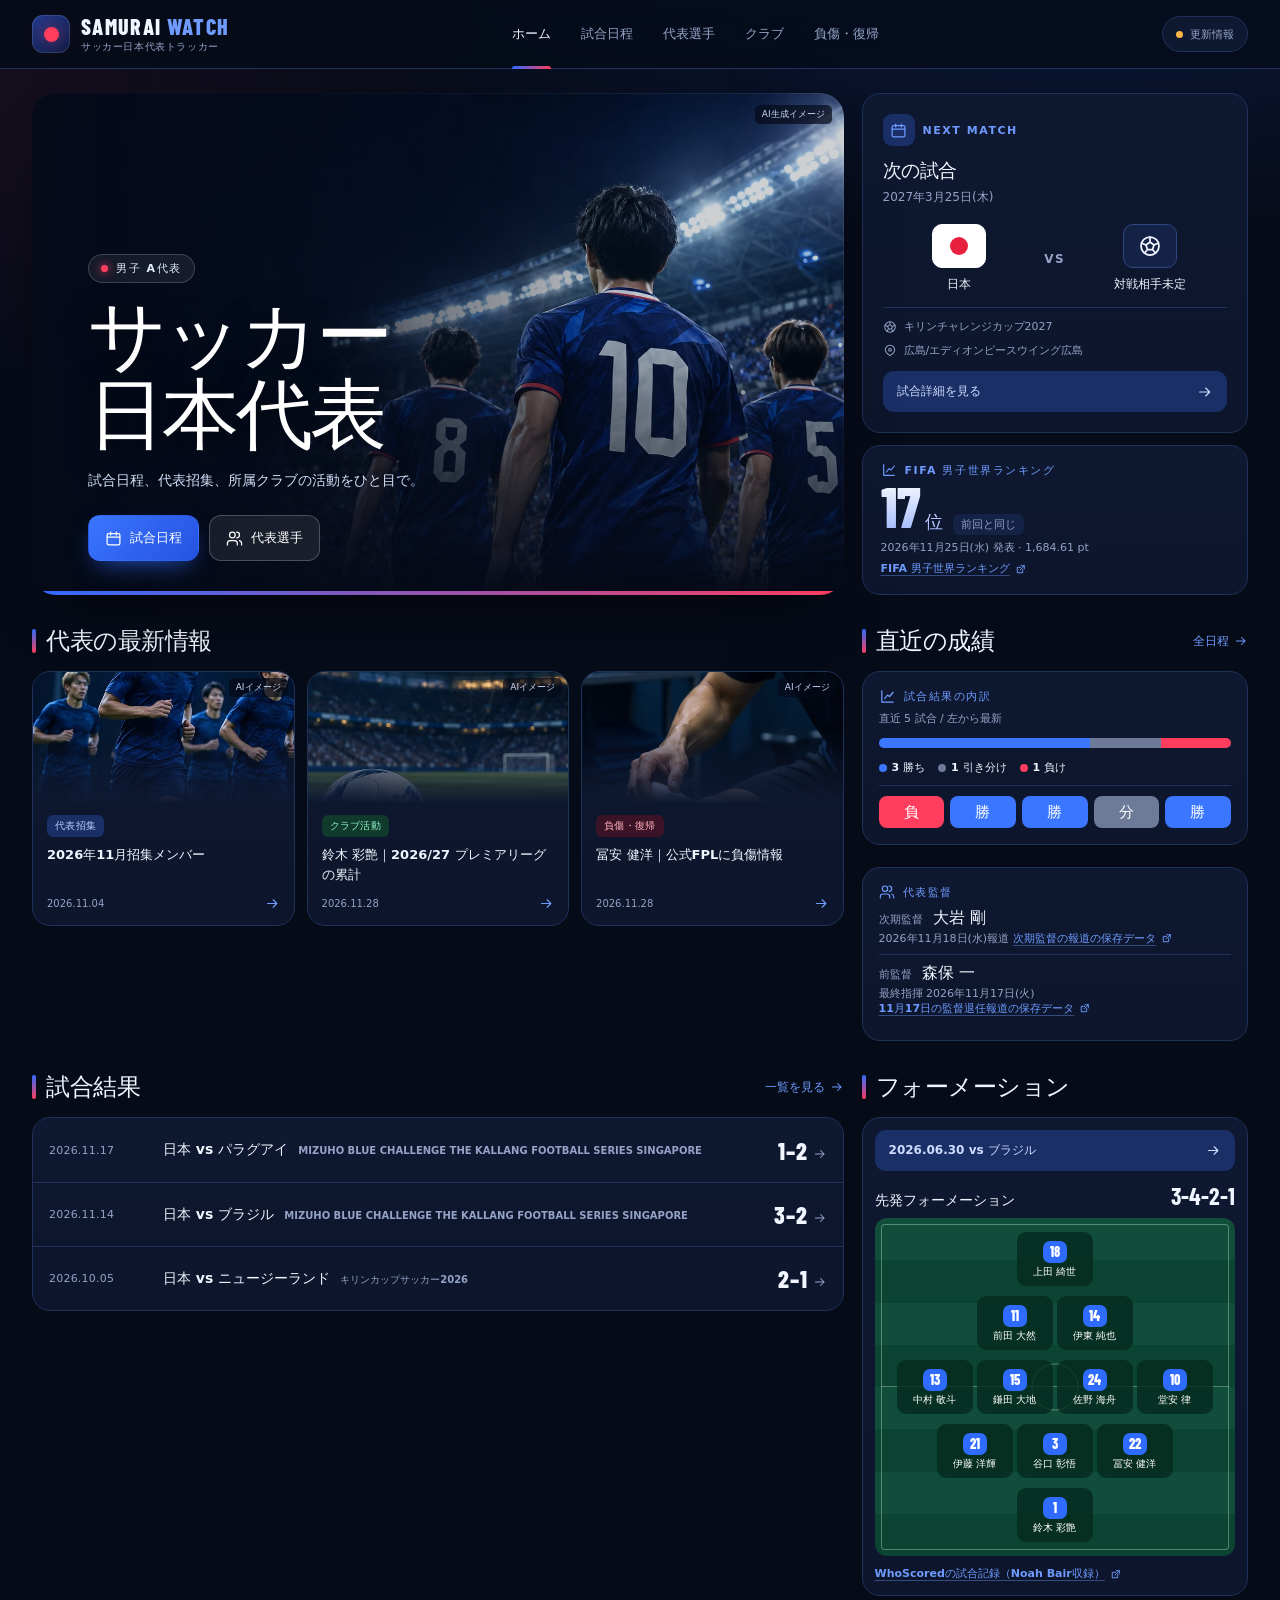
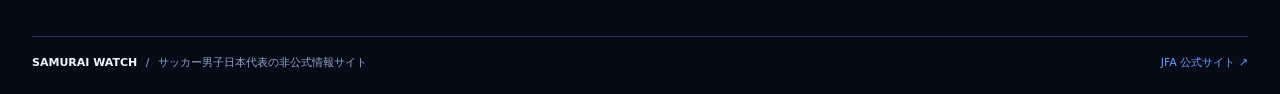
<file: index.html>
<!doctype html>
<html lang="ja">
<head>
  <meta charset="utf-8">
  <meta name="viewport" content="width=device-width, initial-scale=1, viewport-fit=cover">
  <meta name="theme-color" content="#060b18">
  <meta name="color-scheme" content="dark">
  <meta name="apple-mobile-web-app-capable" content="yes">
  <meta name="mobile-web-app-capable" content="yes">
  <meta name="apple-mobile-web-app-title" content="SAMURAI WATCH">
  <meta name="apple-mobile-web-app-status-bar-style" content="black-translucent">
  <meta name="description" content="サッカー男子日本代表の試合日程、招集、クラブでの活動、負傷・復帰情報を出典付きで確認できます。">
  <title>SAMURAI WATCH | サッカー日本代表トラッカー</title>
  <link rel="icon" href="./assets/favicon.svg" type="image/svg+xml">
  <link rel="apple-touch-icon" href="./assets/apple-touch-icon.png">
  <link rel="manifest" href="./manifest.webmanifest">
  <link rel="preconnect" href="https://fonts.googleapis.com">
  <link rel="preconnect" href="https://fonts.gstatic.com" crossorigin>
  <link rel="stylesheet" href="https://fonts.googleapis.com/css2?family=Barlow+Condensed:wght@600;800&display=swap">
  <link rel="stylesheet" href="./styles.css">
  <script type="module" src="./app.js"></script>
</head>
<body>
  <a class="skip-link" href="#main">本文へ移動</a>
  <header class="site-header">
    <div class="shell header-inner">
      <a class="brand" href="#overview" aria-label="SAMURAI WATCH ホーム">
        <span class="logo-mark" aria-hidden="true"><span></span></span>
        <div><strong>SAMURAI<span> WATCH</span></strong><small>サッカー日本代表トラッカー</small></div>
      </a>
      <nav class="site-nav" aria-label="メインメニュー">
        <a href="#overview" data-tab="overview"><svg class="nav-icon" viewBox="0 0 24 24" width="22" height="22" fill="none" stroke="currentColor" stroke-width="1.9" stroke-linecap="round" stroke-linejoin="round" aria-hidden="true"><path d="M3 10.5 12 3l9 7.5"/><path d="M5 9.5V21h14V9.5"/><path d="M10 21v-6h4v6"/></svg><span>ホーム</span></a>
        <a href="#matches" data-tab="matches"><svg class="nav-icon" viewBox="0 0 24 24" width="22" height="22" fill="none" stroke="currentColor" stroke-width="1.9" stroke-linecap="round" stroke-linejoin="round" aria-hidden="true"><rect x="3" y="4.5" width="18" height="16" rx="2"/><path d="M3 9.5h18M8 2.5v4M16 2.5v4"/></svg><span>試合日程</span></a>
        <a href="#players" data-tab="players"><svg class="nav-icon" viewBox="0 0 24 24" width="22" height="22" fill="none" stroke="currentColor" stroke-width="1.9" stroke-linecap="round" stroke-linejoin="round" aria-hidden="true"><circle cx="9" cy="8" r="3.5"/><path d="M2.5 20c.6-3.6 3.2-5.5 6.5-5.5s5.9 1.9 6.5 5.5"/><path d="M16 4.6a3.5 3.5 0 0 1 0 6.8M18 14.8c2 .7 3.2 2.4 3.5 5.2"/></svg><span>代表選手</span></a>
        <a href="#clubs" data-tab="clubs"><svg class="nav-icon" viewBox="0 0 24 24" width="22" height="22" fill="none" stroke="currentColor" stroke-width="1.9" stroke-linecap="round" stroke-linejoin="round" aria-hidden="true"><path d="M12 2.8 4 6v6c0 4.6 3.3 8 8 9.2 4.7-1.2 8-4.6 8-9.2V6z"/></svg><span>クラブ</span></a>
        <a href="#health" data-tab="health"><svg class="nav-icon" viewBox="0 0 24 24" width="22" height="22" fill="none" stroke="currentColor" stroke-width="1.9" stroke-linecap="round" stroke-linejoin="round" aria-hidden="true"><path d="M12 20.5S3.5 15.4 3.5 9.2A4.7 4.7 0 0 1 12 6.4a4.7 4.7 0 0 1 8.5 2.8c0 6.2-8.5 11.3-8.5 11.3z"/><path d="M8 12h2.5l1-2 1.5 4 1-2H16"/></svg><span>負傷・復帰</span></a>
      </nav>
      <button class="status-button" id="data-status" type="button"><span aria-hidden="true"></span><span>更新情報</span></button>
    </div>
  </header>
  <main id="main" class="shell" tabindex="-1" aria-busy="true"><p class="loading" role="status">代表データを読み込み中…</p></main>
  <footer class="shell site-footer">
    <span><strong>SAMURAI WATCH</strong> <span class="footer-separator">/</span> サッカー男子日本代表の非公式情報サイト</span>
    <a href="https://www.jfa.jp/samuraiblue/" target="_blank" rel="noopener noreferrer">JFA 公式サイト ↗</a>
  </footer>
  <dialog id="detail-dialog" aria-labelledby="dialog-title">
    <form method="dialog"><button class="close-button" aria-label="閉じる" autofocus>×</button></form>
    <div id="dialog-content"></div>
  </dialog>
  <noscript><p class="shell">このアプリを使用するには JavaScript を有効にしてください。</p></noscript>
</body>
</html>
</file>
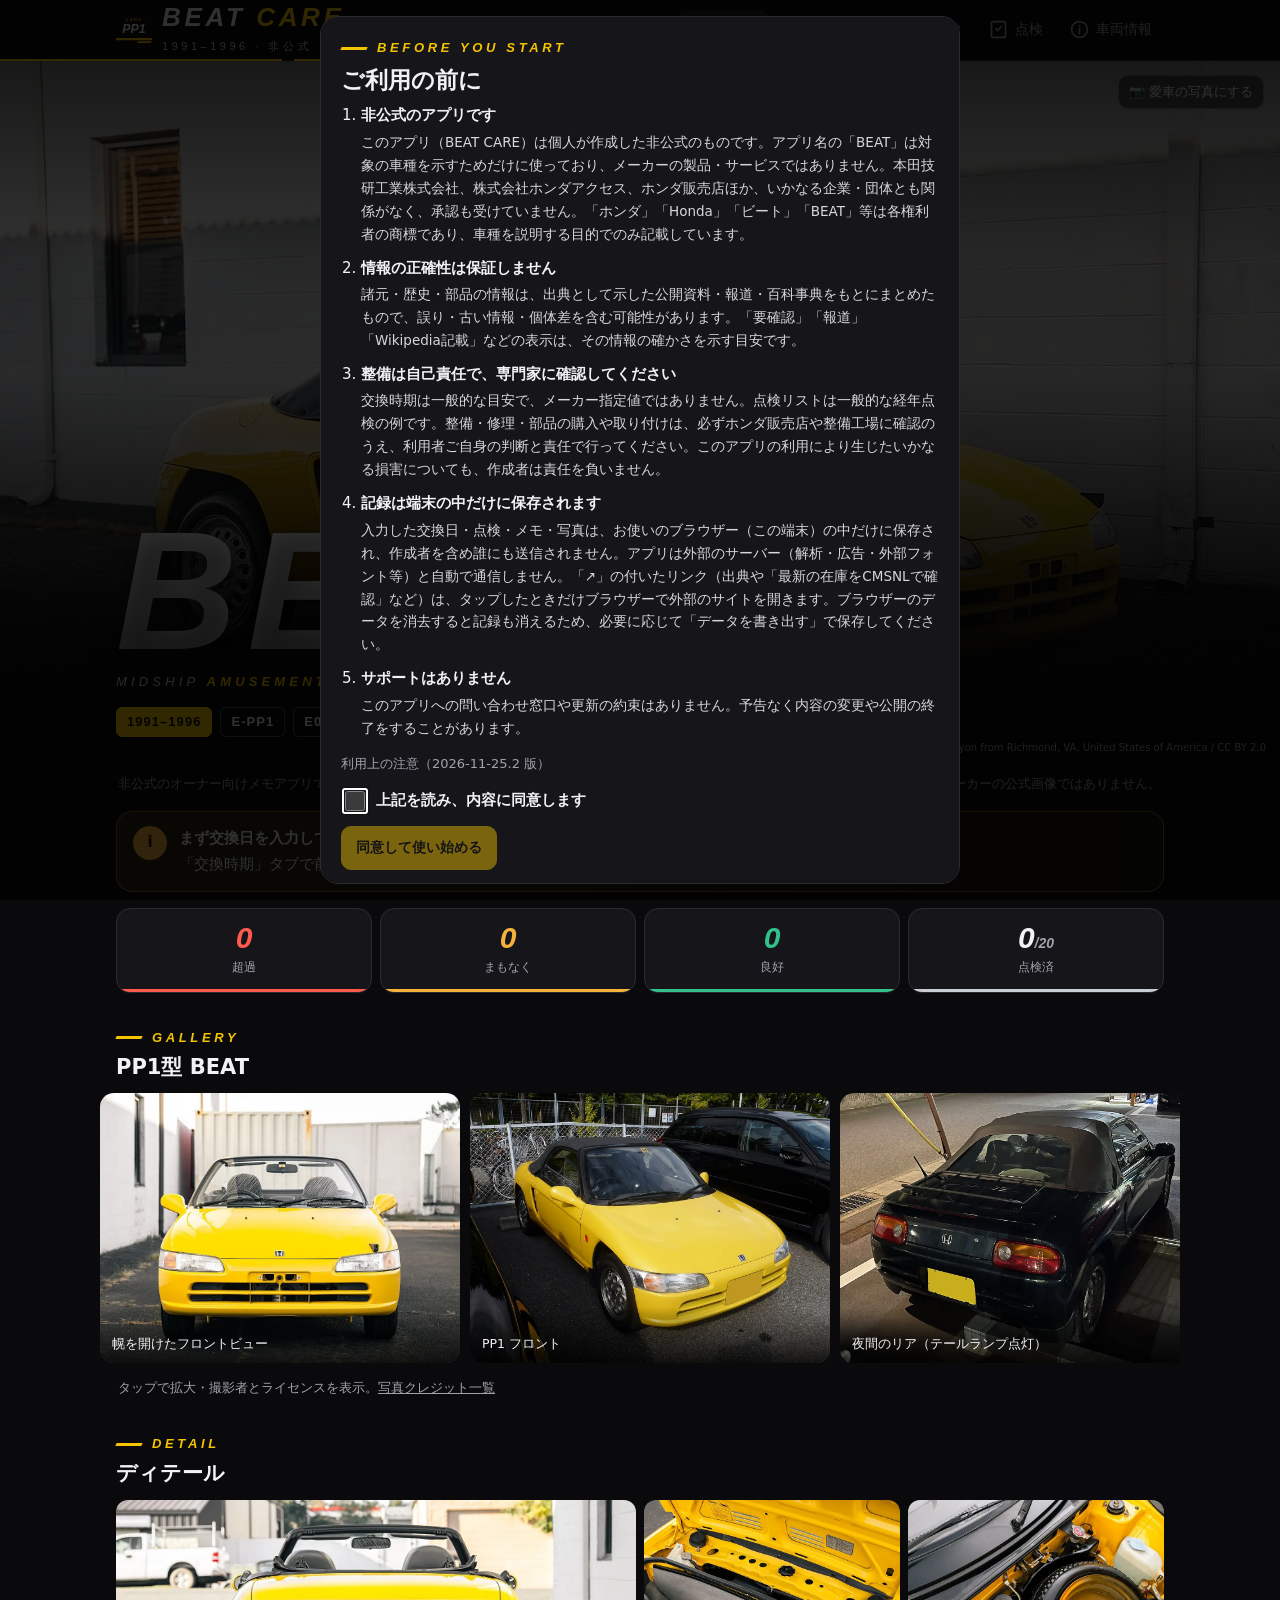
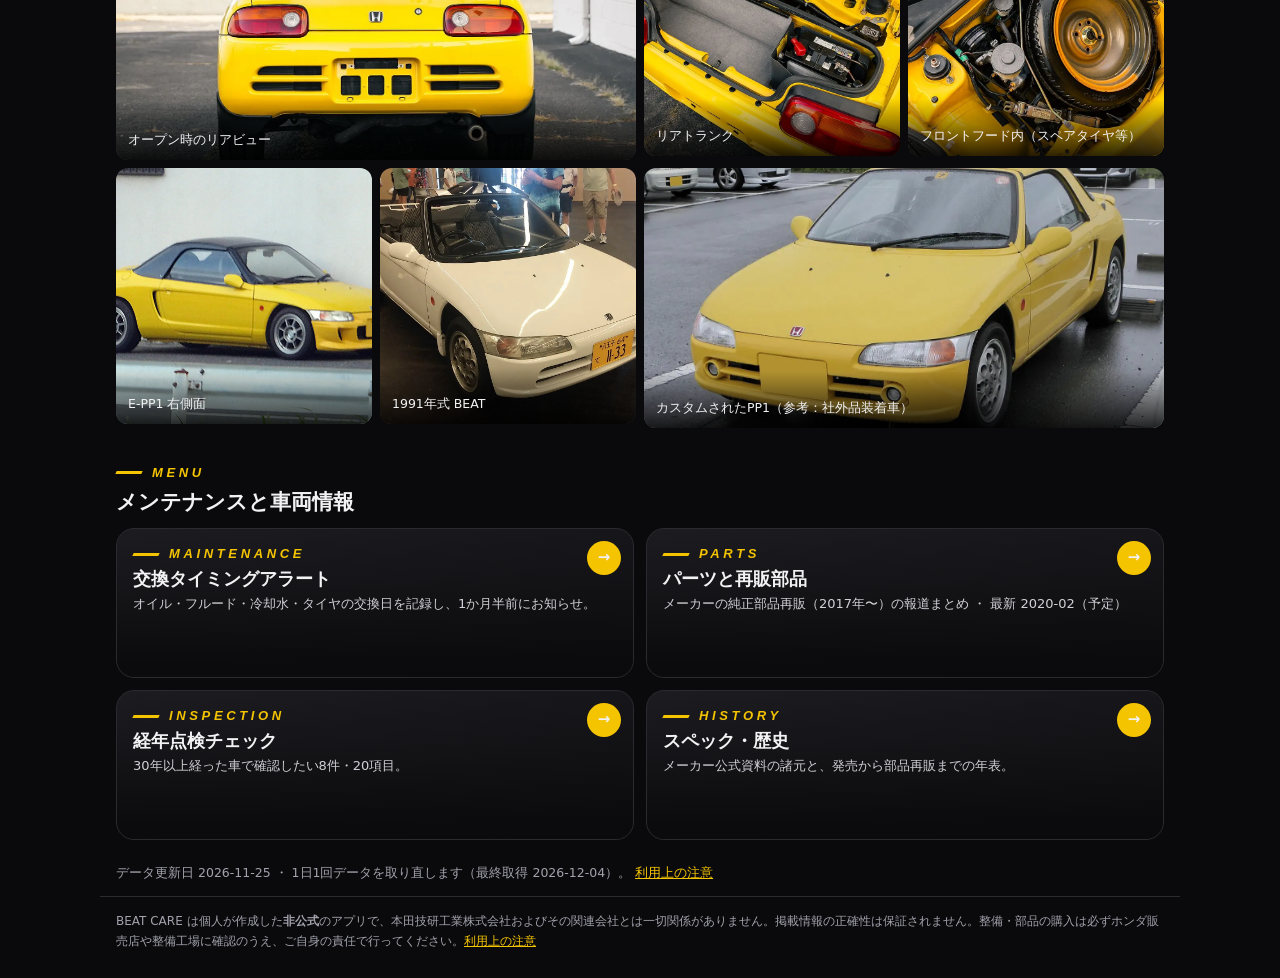
<file: beat/index.html>
<!doctype html>
<html lang="ja">
<head>
  <meta charset="utf-8">
  <meta name="viewport" content="width=device-width, initial-scale=1, viewport-fit=cover">
  <!-- 第三者向けの非公式アプリ。外部へ通信しない（フォント・解析・広告なし）、リンク先に URL を渡さない、検索エンジンに載せない。 -->
  <meta http-equiv="Content-Security-Policy" content="default-src 'self'; script-src 'self'; style-src 'self' 'unsafe-inline'; img-src 'self' data: blob:; font-src 'self'; connect-src 'self'; manifest-src 'self'; worker-src 'self'; object-src 'none'; base-uri 'none'; form-action 'none'">
  <meta name="referrer" content="no-referrer">
  <meta name="robots" content="noindex, nofollow, noarchive">
  <meta name="theme-color" content="#0b0b0d">
  <meta name="color-scheme" content="dark">
  <meta name="apple-mobile-web-app-capable" content="yes">
  <meta name="mobile-web-app-capable" content="yes">
  <meta name="apple-mobile-web-app-title" content="BEAT CARE">
  <meta name="apple-mobile-web-app-status-bar-style" content="black-translucent">
  <meta name="description" content="BEAT（PP1型・1991〜1996年）のオーナー向け非公式メモアプリ。交換時期の記録、再販部品の報道まとめ、経年点検チェック、公式資料による諸元。">
  <!-- LINE などのリンクプレビュー用。説明文がないとプレビューが別の文を拾うため明示する（NSX の共有ページ #22 と同じ対策）。
       公開者のアカウント名が入る絶対 URL（og:url・og:image）は書かない。 -->
  <meta property="og:type" content="website">
  <meta property="og:title" content="BEAT CARE（非公式オーナーノート）">
  <meta property="og:description" content="BEAT（PP1型・1991〜1996年）の非公式メモアプリ。交換時期の記録、再販部品の報道まとめ、経年点検チェック。記録は端末内だけに保存します。">
  <meta name="twitter:card" content="summary">
  <title>BEAT CARE | 非公式オーナーノート</title>
  <link rel="icon" href="./icon.svg" type="image/svg+xml">
  <link rel="apple-touch-icon" href="./icon-180.png">
  <link rel="manifest" href="./manifest.webmanifest">
  <link rel="stylesheet" href="./styles.css">
  <script type="module" src="./app.js"></script>
</head>
<body>
  <header class="top">
    <div class="wrap top-inner">
      <a class="brand" href="#home" aria-label="BEAT CARE ホーム"><img src="./icon.svg" alt="" width="36" height="36"><span><span class="wordmark">BEAT<em> CARE</em></span><small>1991–1996 · 非公式</small></span></a>
      <nav class="tabs" aria-label="メニュー">
        <a href="#home" data-tab="home"><svg viewBox="0 0 24 24" aria-hidden="true"><path d="M3 10.5 12 3l9 7.5M5 9.5V21h14V9.5"/></svg><span>ホーム</span></a>
        <a href="#alerts" data-tab="alerts"><svg viewBox="0 0 24 24" aria-hidden="true"><path d="M6 16V11a6 6 0 0 1 12 0v5l2 2H4zM10 21h4"/></svg><span>交換時期</span></a>
        <a href="#parts" data-tab="parts"><svg viewBox="0 0 24 24" aria-hidden="true"><circle cx="12" cy="12" r="3"/><path d="M12 2v3M12 19v3M2 12h3M19 12h3M4.9 4.9l2.1 2.1M17 17l2.1 2.1M4.9 19.1 7 17M17 7l2.1-2.1"/></svg><span>パーツ</span></a>
        <a href="#faults" data-tab="faults"><svg viewBox="0 0 24 24" aria-hidden="true"><path d="M9 11l2 2 4-4"/><rect x="4" y="3" width="16" height="18" rx="2"/></svg><span>点検</span></a>
        <a href="#info" data-tab="info"><svg viewBox="0 0 24 24" aria-hidden="true"><circle cx="12" cy="12" r="9"/><path d="M12 11v6M12 7.5v.5"/></svg><span>車両情報</span></a>
      </nav>
    </div>
  </header>
  <main id="main" class="wrap"><p class="muted">読み込み中…</p></main>
  <footer class="wrap foot">BEAT CARE は個人が作成した<b>非公式</b>のアプリで、本田技研工業株式会社およびその関連会社とは一切関係がありません。掲載情報の正確性は保証されません。整備・部品の購入は必ずホンダ販売店や整備工場に確認のうえ、ご自身の責任で行ってください。<a href="#info/terms">利用上の注意</a></footer>
  <dialog id="dlg"><form method="dialog"><button class="x" aria-label="閉じる">×</button></form><div id="dlg-body"></div></dialog>
  <dialog id="terms" class="terms"><div id="terms-body"></div></dialog>
</body>
</html>
</file>
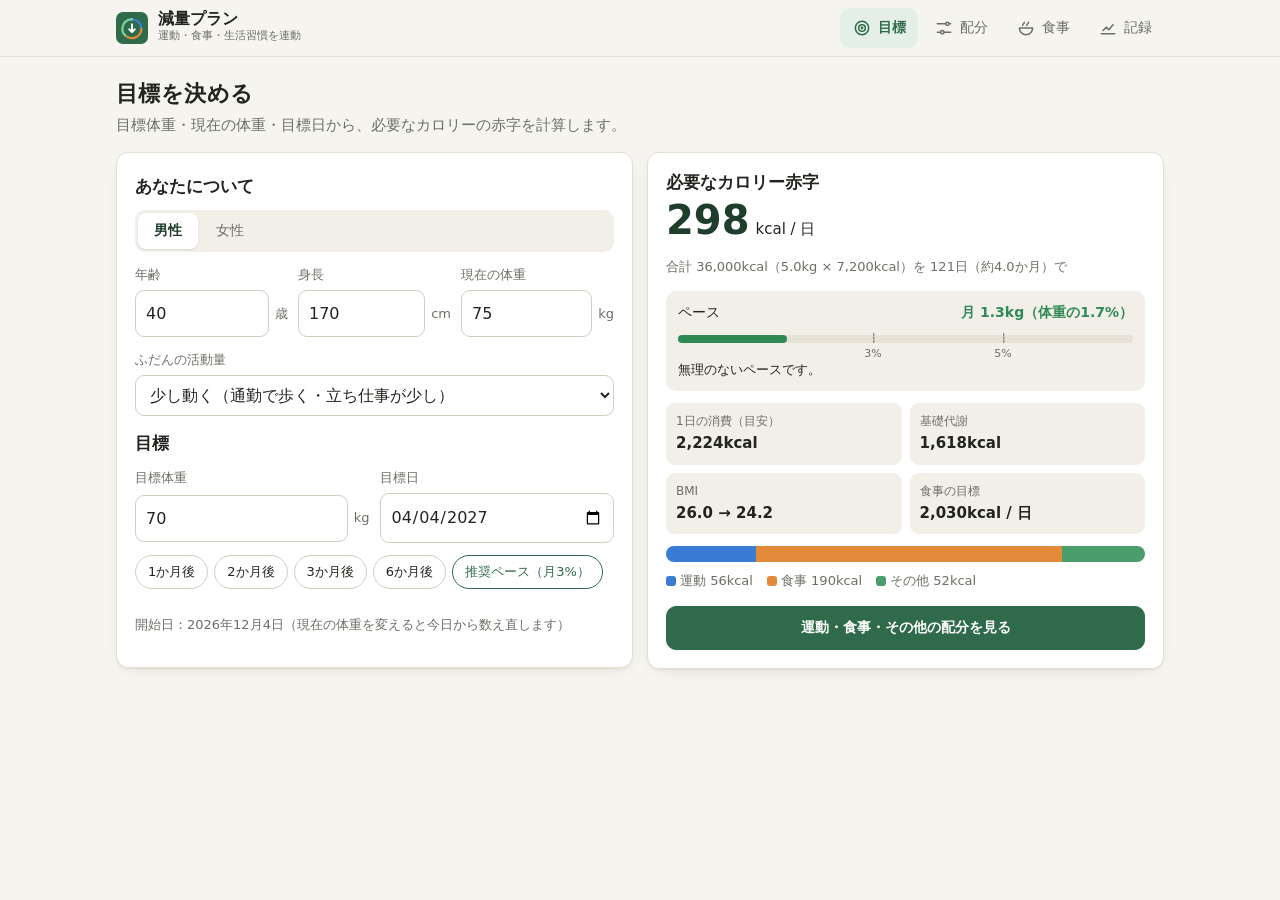
<file: diet/index.html>
<!doctype html>
<html lang="ja">
<head>
  <meta charset="utf-8">
  <meta name="viewport" content="width=device-width, initial-scale=1, viewport-fit=cover">
  <meta name="theme-color" content="#f6f4ee">
  <meta name="color-scheme" content="light">
  <meta name="apple-mobile-web-app-capable" content="yes">
  <meta name="mobile-web-app-capable" content="yes">
  <meta name="apple-mobile-web-app-title" content="減量プラン">
  <meta name="description" content="目標体重・現在の体重・目標日から必要なカロリー赤字を計算し、運動・食事・その他（歩数・睡眠・生活習慣）に連動して配分する個人用の減量アプリ。食べたものから次の食事を自炊・コンビニ・外食で提案します。">
  <title>減量プラン</title>
  <link rel="icon" href="./icon.svg" type="image/svg+xml">
  <link rel="apple-touch-icon" href="./icon-180.png">
  <link rel="manifest" href="./manifest.webmanifest">
  <link rel="stylesheet" href="./styles.css">
  <script type="module" src="./app.js"></script>
</head>
<body>
  <header class="top">
    <div class="wrap top-inner">
      <a class="brand" href="#goal" aria-label="減量プラン 目標"><img src="./icon.svg" alt="" width="32" height="32"><span><b>減量プラン</b><small>運動・食事・生活習慣を連動</small></span></a>
      <nav class="tabs" aria-label="メニュー">
        <a href="#goal" data-tab="goal"><svg viewBox="0 0 24 24" aria-hidden="true"><circle cx="12" cy="12" r="8"/><circle cx="12" cy="12" r="4"/><circle cx="12" cy="12" r=".8"/></svg><span>目標</span></a>
        <a href="#plan" data-tab="plan"><svg viewBox="0 0 24 24" aria-hidden="true"><path d="M4 7h10M18 7h2M4 17h4M12 17h8"/><circle cx="16" cy="7" r="2"/><circle cx="10" cy="17" r="2"/></svg><span>配分</span></a>
        <a href="#meals" data-tab="meals"><svg viewBox="0 0 24 24" aria-hidden="true"><path d="M4 12h16a8 8 0 0 1-16 0ZM8 9c0-2 2-2 2-4M13 9c0-2 2-2 2-4"/></svg><span>食事</span></a>
        <a href="#log" data-tab="log"><svg viewBox="0 0 24 24" aria-hidden="true"><path d="M4 19h16M6 15l4-4 3 3 5-6"/></svg><span>記録</span></a>
      </nav>
    </div>
  </header>
  <main id="main" class="wrap"><p class="muted">読み込み中…</p></main>
  <input type="file" id="file-backup" class="picker" accept="application/json,.json">
  <dialog id="dlg"><button type="button" class="x" aria-label="閉じる">×</button><div id="dlg-body"></div></dialog>
  <div id="toast" role="status" aria-live="polite"></div>
  <noscript><p class="wrap">JavaScript を有効にしてください。</p></noscript>
</body>
</html>
</file>
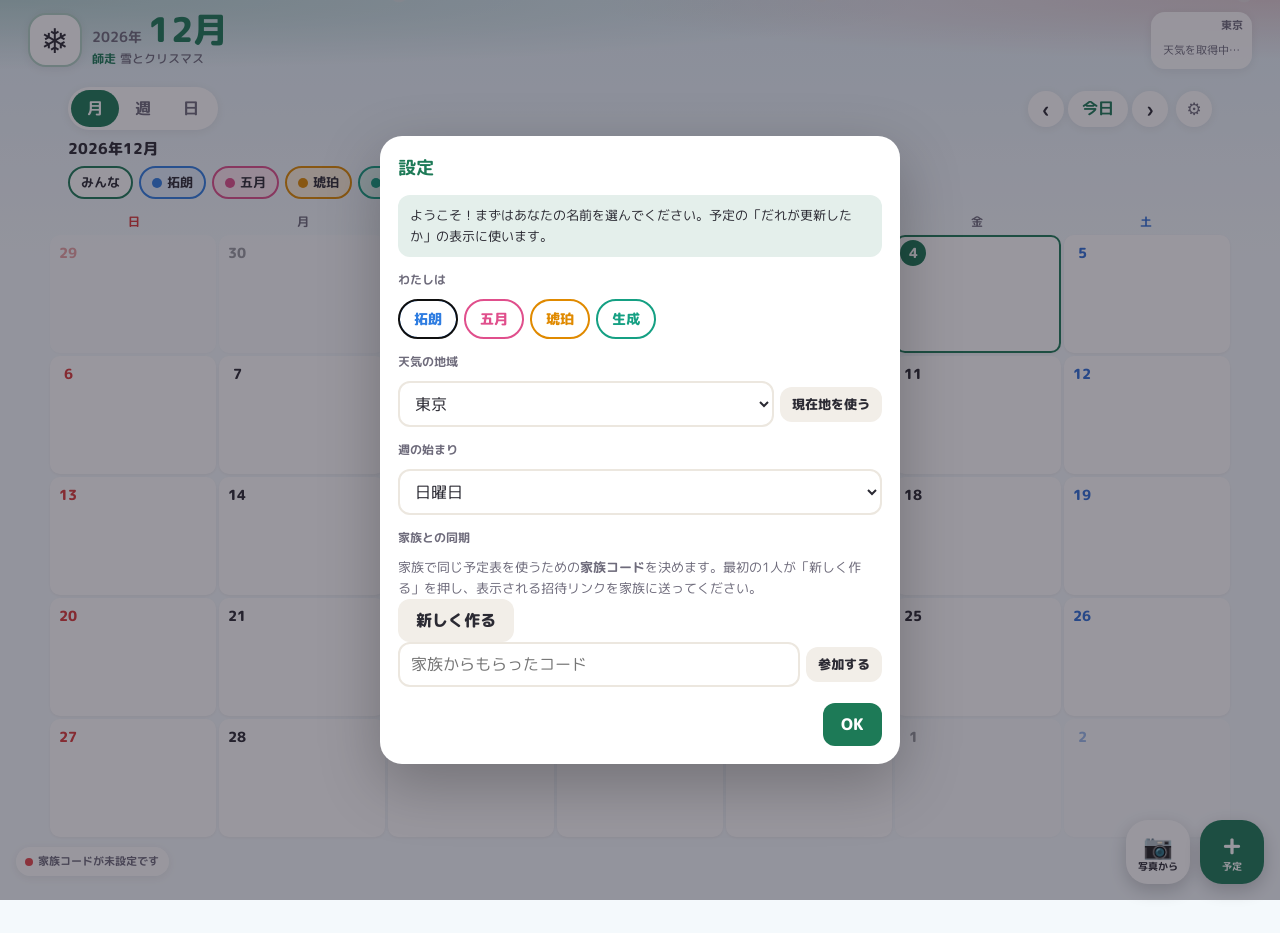
<file: family/index.html>
<!doctype html>
<html lang="ja">
<head>
  <meta charset="utf-8">
  <meta name="viewport" content="width=device-width, initial-scale=1, viewport-fit=cover">
  <title>家族のスケジュール</title>
  <meta name="description" content="拓朗・五月・琥珀・生成の家族4人で共有するスケジュール帳">
  <meta name="theme-color" content="#c98f07">
  <meta name="apple-mobile-web-app-capable" content="yes">
  <meta name="apple-mobile-web-app-title" content="家族予定">
  <link rel="icon" href="./icon.svg" type="image/svg+xml">
  <link rel="apple-touch-icon" href="./icon-180.png">
  <link rel="manifest" href="./manifest.webmanifest">
  <link rel="preconnect" href="https://fonts.googleapis.com">
  <link rel="preconnect" href="https://fonts.gstatic.com" crossorigin>
  <link href="https://fonts.googleapis.com/css2?family=M+PLUS+Rounded+1c:wght@400;500;700;800&display=swap" rel="stylesheet">
  <link rel="stylesheet" href="./styles.css">
  <script src="./config.js"></script>
</head>
<body>
  <header class="top">
    <div id="deco" aria-hidden="true"></div>
    <div class="brand">
      <span id="motif" class="motif" aria-hidden="true"></span>
      <div>
        <div class="ym"><span id="year"></span><b id="month"></b></div>
        <div id="season" class="season"></div>
      </div>
    </div>
    <div id="weather" class="weather" aria-label="週間天気予報"></div>
  </header>

  <nav class="bar">
    <div class="tabs" role="tablist">
      <button data-view="month">月</button>
      <button data-view="week">週</button>
      <button data-view="day">日</button>
    </div>
    <div class="nav">
      <button id="prev" class="round" aria-label="前へ">‹</button>
      <button id="today" class="pill">今日</button>
      <button id="next" class="round" aria-label="次へ">›</button>
    </div>
    <button id="settings-btn" class="round" aria-label="設定">⚙︎</button>
  </nav>
  <div class="sub">
    <div id="period" class="period"></div>
    <div id="filters" class="filters"></div>
  </div>

  <main id="view"></main>

  <button id="status" class="status"></button>
  <div class="fabs">
    <button id="photo-btn" class="fab photo" aria-label="写真から取り込み"><span>📷</span><small>写真から</small></button>
    <button id="add" class="fab add" aria-label="予定を追加"><span>＋</span><small>予定</small></button>
  </div>
  <div id="toast" role="status" aria-live="polite"></div>

  <!-- 予定の編集 -->
  <dialog id="editor">
    <form id="evform" method="dialog">
      <h2 id="ed-title">予定を追加</h2>
      <input name="title" class="big" placeholder="予定の内容（例：歯医者、サッカー練習）" maxlength="200" autocomplete="off">
      <label class="lbl">だれの予定？</label>
      <div id="whopick" class="whopick"></div>
      <div class="row2">
        <label>日付<input type="date" name="date" required></label>
        <label>終わりの日（連日の時）<input type="date" name="endDate"></label>
      </div>
      <label class="switch"><input type="checkbox" name="allDay"><span>終日</span></label>
      <div id="times" class="row2">
        <label>開始<input type="time" name="start" step="300"></label>
        <label>終了<input type="time" name="end" step="300"></label>
      </div>
      <label>場所<input name="place" placeholder="任意" autocomplete="off"></label>
      <label>メモ<textarea name="note" rows="2" placeholder="持ち物、連絡事項など"></textarea></label>
      <p id="ed-meta" class="meta"></p>
      <div class="actions">
        <button type="button" id="ed-delete" class="btn danger">削除</button>
        <span class="grow"></span>
        <button type="button" id="ed-cancel" class="btn ghost">キャンセル</button>
        <button type="submit" class="btn primary">保存</button>
      </div>
    </form>
  </dialog>

  <!-- 写真から取り込み -->
  <dialog id="photo" class="wide">
    <div class="dlg">
      <div class="dlg-head"><h2>写真から予定を取り込む</h2><button id="ph-close" class="round" aria-label="閉じる">×</button></div>
      <div id="ph-step-pick">
        <p class="hint">学校のおたより、習い事の予定表、カレンダー、メモなどを撮影してください。文字を読み取って予定の候補を作ります。登録する前に内容を確認・修正できます。</p>
        <div class="pickers">
          <label class="picker"><input id="ph-camera" type="file" accept="image/*" capture="environment" hidden><span>📸</span>カメラで撮る</label>
          <label class="picker"><input id="ph-library" type="file" accept="image/*" hidden><span>🖼️</span>写真を選ぶ</label>
        </div>
        <p class="hint small">コツ：明るい場所で、紙をまっすぐ正面から撮ると読み取りやすくなります。写真はこの端末の中で読み取り、外部には送りません。</p>
      </div>
      <div id="ph-step-work" hidden>
        <div class="phwrap">
          <img id="ph-preview" alt="取り込んだ写真">
          <div class="phmain">
            <div id="ph-progress" class="progress"><div class="track"><div id="ph-bar"></div></div><span id="ph-label">準備中…</span></div>
            <div id="ph-results"></div>
          </div>
        </div>
        <details id="ph-raw" hidden><summary>読み取った文字</summary><textarea id="ph-rawtext" rows="6"></textarea></details>
        <div class="actions">
          <button type="button" id="ph-retry" class="btn ghost">別の写真にする</button>
          <span class="grow"></span>
          <span id="ph-actions" hidden><button type="button" id="ph-import" class="btn primary">登録する</button></span>
        </div>
      </div>
    </div>
  </dialog>

  <!-- 設定 -->
  <dialog id="settings">
    <div class="dlg">
      <h2>設定</h2>
      <p id="st-first" class="hint first">ようこそ！まずはあなたの名前を選んでください。予定の「だれが更新したか」の表示に使います。</p>
      <label class="lbl">わたしは</label>
      <div id="st-me" class="whopick"></div>
      <label class="lbl">天気の地域</label>
      <div class="coderow"><select id="st-city"></select><button type="button" id="st-geo" class="btn sm">現在地を使う</button></div>
      <label class="lbl">週の始まり</label>
      <select id="st-week"><option value="0">日曜日</option><option value="1">月曜日</option></select>
      <label class="lbl">家族との同期</label>
      <div id="st-sync"></div>
      <div class="actions"><span class="grow"></span><button type="button" id="st-done" class="btn primary">OK</button></div>
    </div>
  </dialog>

  <dialog id="confirm">
    <form method="dialog" class="dlg">
      <p id="confirm-text"></p>
      <div class="actions"><span class="grow"></span><button value="no" class="btn ghost">やめる</button><button value="yes" class="btn danger">削除する</button></div>
    </form>
  </dialog>

  <script type="module" src="./app.js"></script>
</body>
</html>
</file>
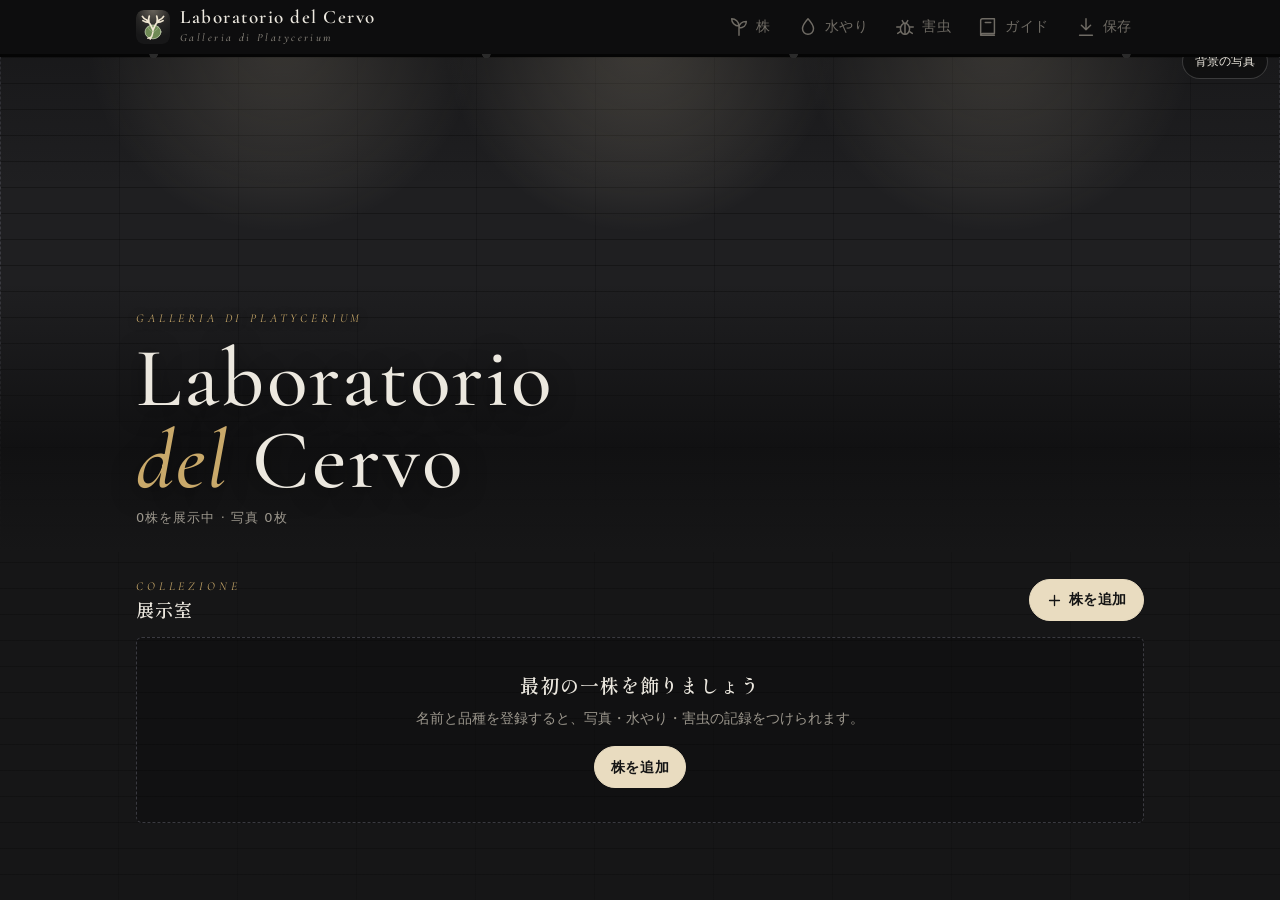
<file: fern/index.html>
<!doctype html>
<html lang="ja">
<head>
  <meta charset="utf-8">
  <meta name="viewport" content="width=device-width, initial-scale=1, viewport-fit=cover">
  <meta name="theme-color" content="#0d0d0e">
  <meta name="color-scheme" content="dark">
  <meta name="apple-mobile-web-app-capable" content="yes">
  <meta name="mobile-web-app-capable" content="yes">
  <meta name="apple-mobile-web-app-title" content="Lab. Cervo">
  <meta name="apple-mobile-web-app-status-bar-style" content="black-translucent">
  <meta name="description" content="育てているビカクシダの成長記録アプリ。株ごとの写真、水やり、害虫と駆除状況を記録し、育成ポイントと主な病害虫の対策を確認できます。">
  <title>Laboratorio del Cervo</title>
  <link rel="icon" href="./icon.svg" type="image/svg+xml">
  <link rel="apple-touch-icon" href="./icon-180.png">
  <link rel="manifest" href="./manifest.webmanifest">
  <link rel="preconnect" href="https://fonts.googleapis.com">
  <link rel="preconnect" href="https://fonts.gstatic.com" crossorigin>
  <link rel="stylesheet" href="https://fonts.googleapis.com/css2?family=Cormorant+Garamond:ital,wght@0,500;0,600;1,500;1,600&family=Shippori+Mincho:wght@500;600&display=swap">
  <link rel="stylesheet" href="./styles.css">
  <script type="module" src="./app.js"></script>
</head>
<body>
  <header class="top">
    <div class="wrap top-inner">
      <a class="brand" href="#plants" aria-label="Laboratorio del Cervo 株の一覧"><img src="./icon.svg" alt="" width="34" height="34"><span><b>Laboratorio del Cervo</b><small>Galleria di Platycerium</small></span></a>
      <nav class="tabs" aria-label="メニュー">
        <a href="#plants" data-tab="plants"><svg viewBox="0 0 24 24" aria-hidden="true"><path d="M12 21V11M12 11C12 6 8 3 4 3c0 4 3 8 8 8ZM12 13c0-4 3-7 8-7 0 4-3 7-8 7Z"/></svg><span>株</span></a>
        <a href="#water" data-tab="water"><svg viewBox="0 0 24 24" aria-hidden="true"><path d="M12 3s6 6.6 6 11a6 6 0 0 1-12 0c0-4.4 6-11 6-11Z"/></svg><span>水やり</span></a>
        <a href="#pests" data-tab="pests"><svg viewBox="0 0 24 24" aria-hidden="true"><ellipse cx="12" cy="14" rx="5" ry="6"/><path d="M12 8V20M9 5l1.5 2.5M15 5l-1.5 2.5M7 12H3M21 12h-4M7 17l-3 2M17 17l3 2"/></svg><span>害虫</span></a>
        <a href="#guide" data-tab="guide"><svg viewBox="0 0 24 24" aria-hidden="true"><path d="M4 5a2 2 0 0 1 2-2h13v16H6a2 2 0 0 0-2 2V5ZM4 21h15M9 7h6"/></svg><span>ガイド</span></a>
        <a href="#settings" data-tab="settings"><svg viewBox="0 0 24 24" aria-hidden="true"><path d="M12 3v12M7 10l5 5 5-5M5 21h14"/></svg><span>保存</span></a>
      </nav>
    </div>
  </header>
  <main id="main" class="wrap"><p class="muted">読み込み中…</p></main>
  <input type="file" id="file-photo" class="picker" accept="image/*" multiple>
  <input type="file" id="file-backup" class="picker" accept="application/json,.json">
  <dialog id="dlg"><button type="button" class="x" aria-label="閉じる">×</button><div id="dlg-body"></div></dialog>
  <div id="toast" role="status" aria-live="polite"></div>
  <noscript><p class="wrap">JavaScript を有効にしてください。</p></noscript>
</body>
</html>
</file>
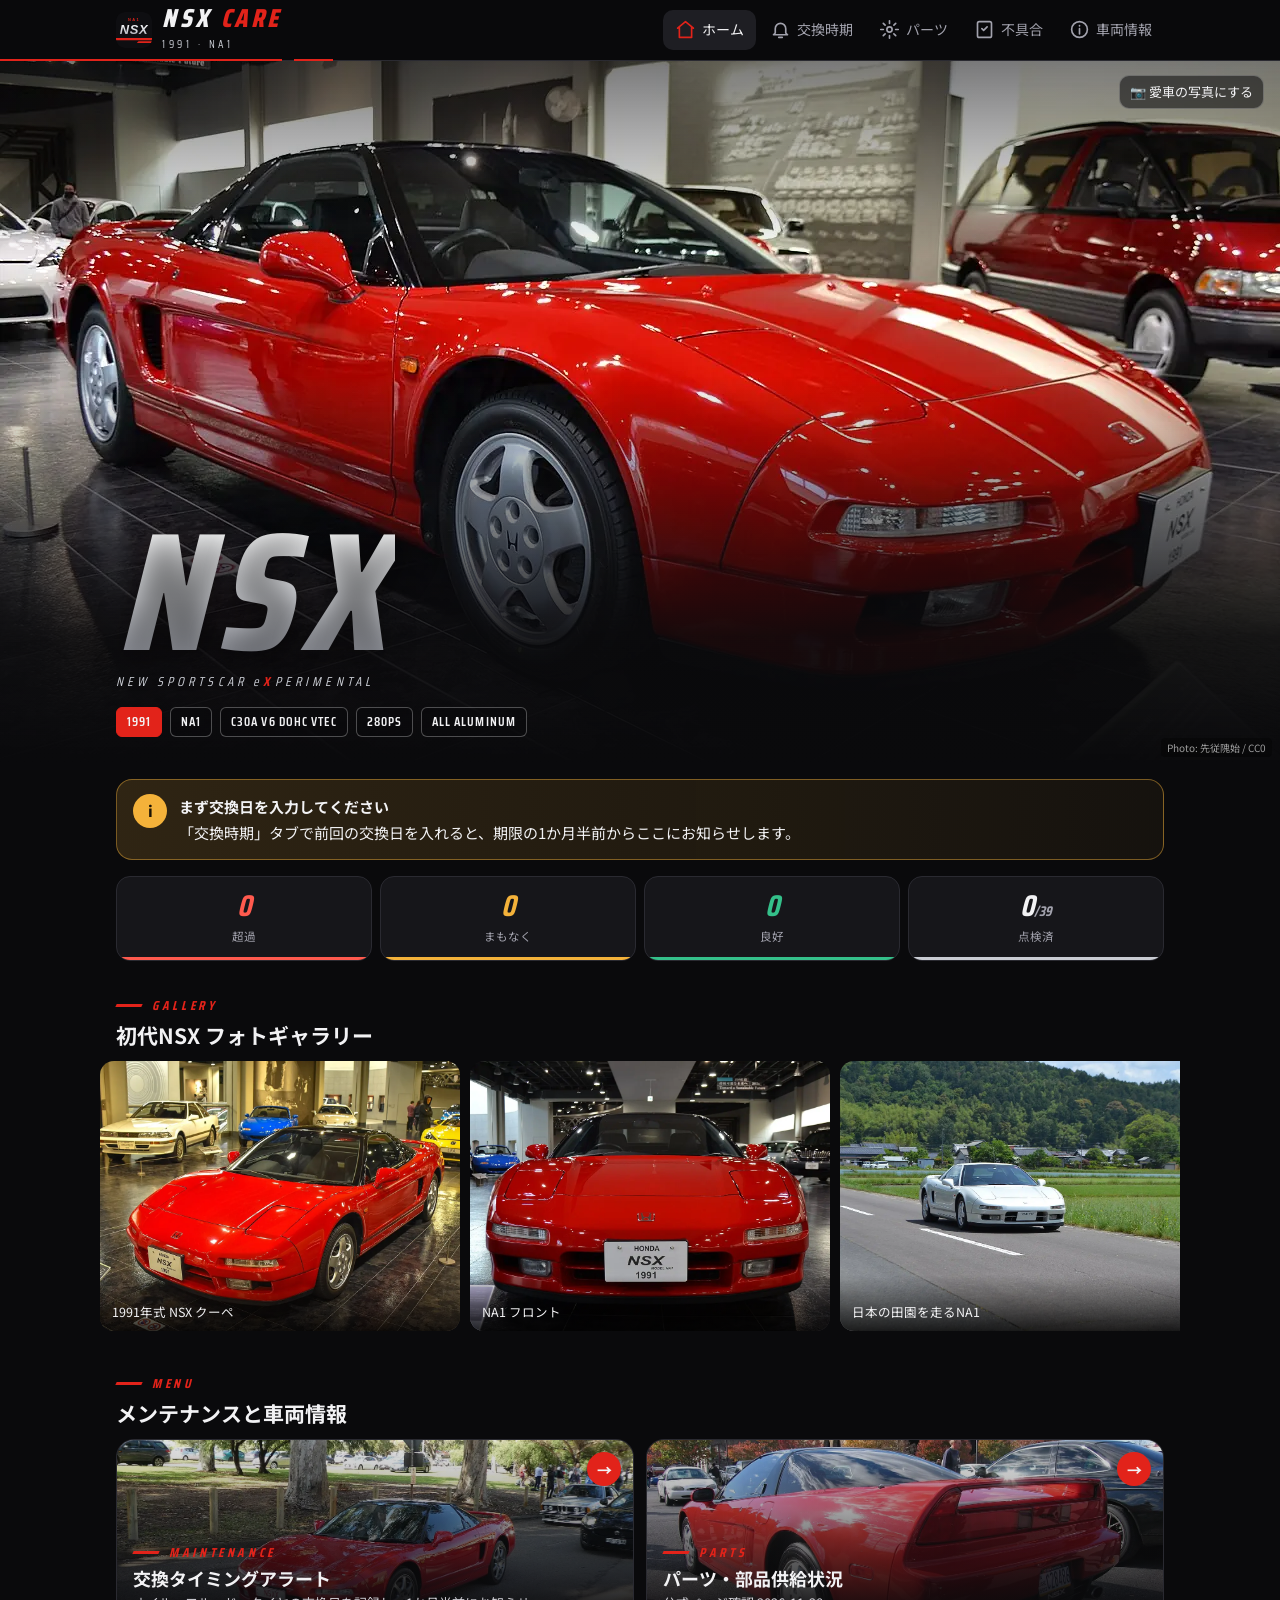
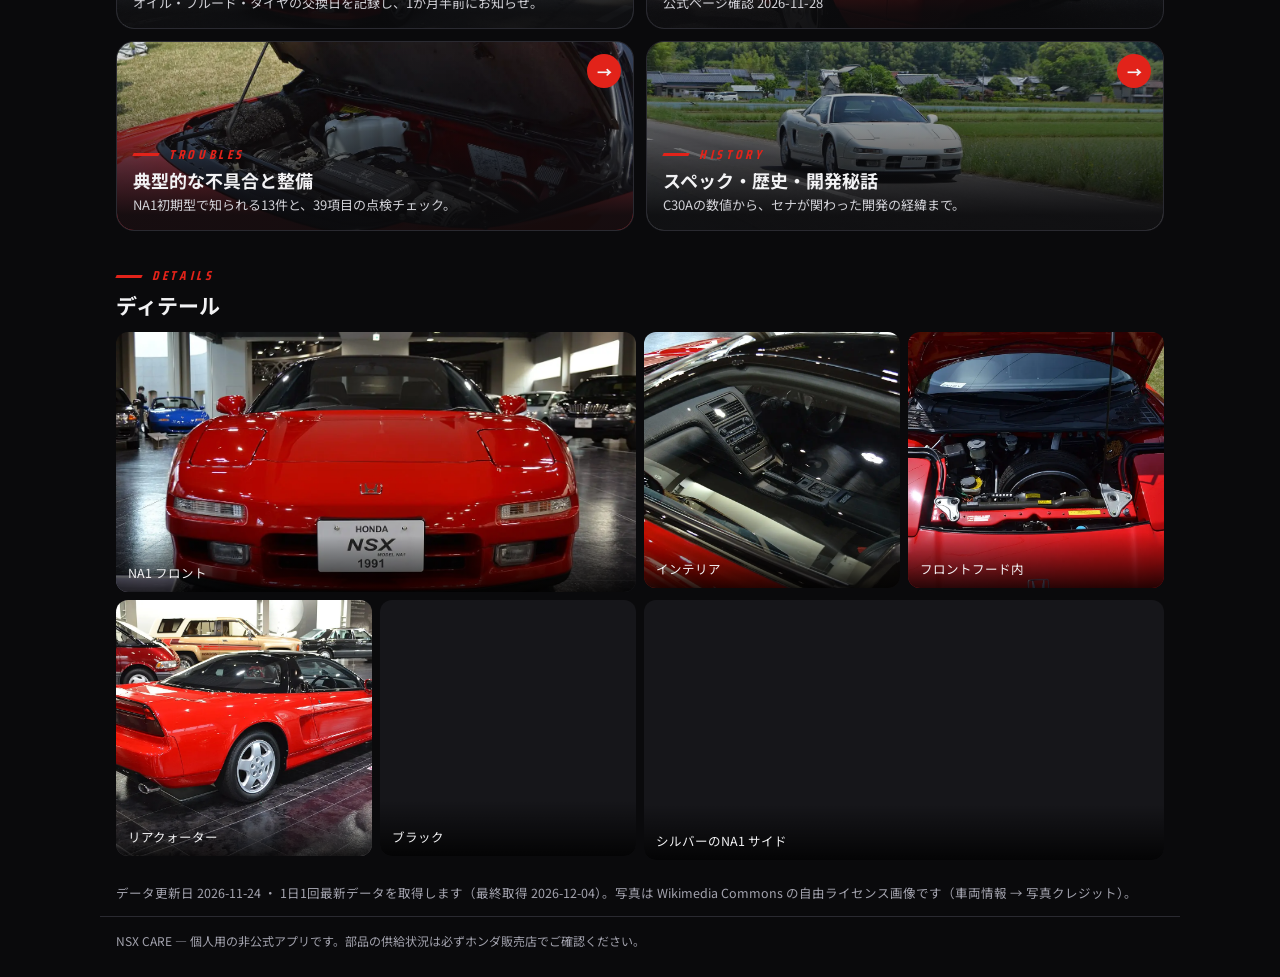
<file: nsx/index.html>
<!doctype html>
<html lang="ja">
<head>
  <meta charset="utf-8">
  <meta name="viewport" content="width=device-width, initial-scale=1, viewport-fit=cover">
  <meta name="robots" content="noindex, nofollow, noarchive">
  <meta name="theme-color" content="#0a0a0c">
  <meta name="color-scheme" content="dark">
  <meta name="apple-mobile-web-app-capable" content="yes">
  <meta name="mobile-web-app-capable" content="yes">
  <meta name="apple-mobile-web-app-title" content="NSX CARE">
  <meta name="apple-mobile-web-app-status-bar-style" content="black-translucent">
  <meta name="description" content="1991年式 Honda NSX（NA1）の交換時期アラート、パーツ・部品供給状況、典型的な不具合と整備チェック、車両スペック・歴史をまとめたアプリ。">
  <title>NSX CARE | 1991 NA1</title>
  <link rel="icon" href="./icon.svg" type="image/svg+xml">
  <link rel="apple-touch-icon" href="./icon-180.png">
  <link rel="manifest" href="./manifest.webmanifest">
  <link rel="preconnect" href="https://fonts.googleapis.com">
  <link rel="preconnect" href="https://fonts.gstatic.com" crossorigin>
  <link rel="stylesheet" href="https://fonts.googleapis.com/css2?family=Saira+Condensed:ital,wght@0,600;1,600;1,700;1,800&family=Noto+Sans+JP:wght@400;500;700&display=swap">
  <link rel="stylesheet" href="./styles.css">
  <script type="module" src="./app.js"></script>
</head>
<body>
  <header class="top">
    <div class="wrap top-inner">
      <a class="brand" href="#home" aria-label="NSX CARE ホーム"><img src="./icon.svg" alt="" width="36" height="36"><span><span class="wordmark">NSX<em> CARE</em></span><small>1991 · NA1</small></span></a>
      <nav class="tabs" aria-label="メニュー">
        <a href="#home" data-tab="home"><svg viewBox="0 0 24 24" aria-hidden="true"><path d="M3 10.5 12 3l9 7.5M5 9.5V21h14V9.5"/></svg><span>ホーム</span></a>
        <a href="#alerts" data-tab="alerts"><svg viewBox="0 0 24 24" aria-hidden="true"><path d="M6 16V11a6 6 0 0 1 12 0v5l2 2H4zM10 21h4"/></svg><span>交換時期</span></a>
        <a href="#parts" data-tab="parts"><svg viewBox="0 0 24 24" aria-hidden="true"><circle cx="12" cy="12" r="3"/><path d="M12 2v3M12 19v3M2 12h3M19 12h3M4.9 4.9l2.1 2.1M17 17l2.1 2.1M4.9 19.1 7 17M17 7l2.1-2.1"/></svg><span>パーツ</span></a>
        <a href="#faults" data-tab="faults"><svg viewBox="0 0 24 24" aria-hidden="true"><path d="M9 11l2 2 4-4"/><rect x="4" y="3" width="16" height="18" rx="2"/></svg><span>不具合</span></a>
        <a href="#info" data-tab="info"><svg viewBox="0 0 24 24" aria-hidden="true"><circle cx="12" cy="12" r="9"/><path d="M12 11v6M12 7.5v.5"/></svg><span>車両情報</span></a>
      </nav>
    </div>
  </header>
  <main id="main" class="wrap"><p class="muted">読み込み中…</p></main>
  <footer class="wrap foot">NSX CARE — 個人用の非公式アプリです。部品の供給状況は必ずホンダ販売店でご確認ください。</footer>
  <dialog id="dlg"><form method="dialog"><button class="x" aria-label="閉じる">×</button></form><div id="dlg-body"></div></dialog>
  <noscript><p class="wrap">JavaScript を有効にしてください。</p></noscript>
</body>
</html>
</file>
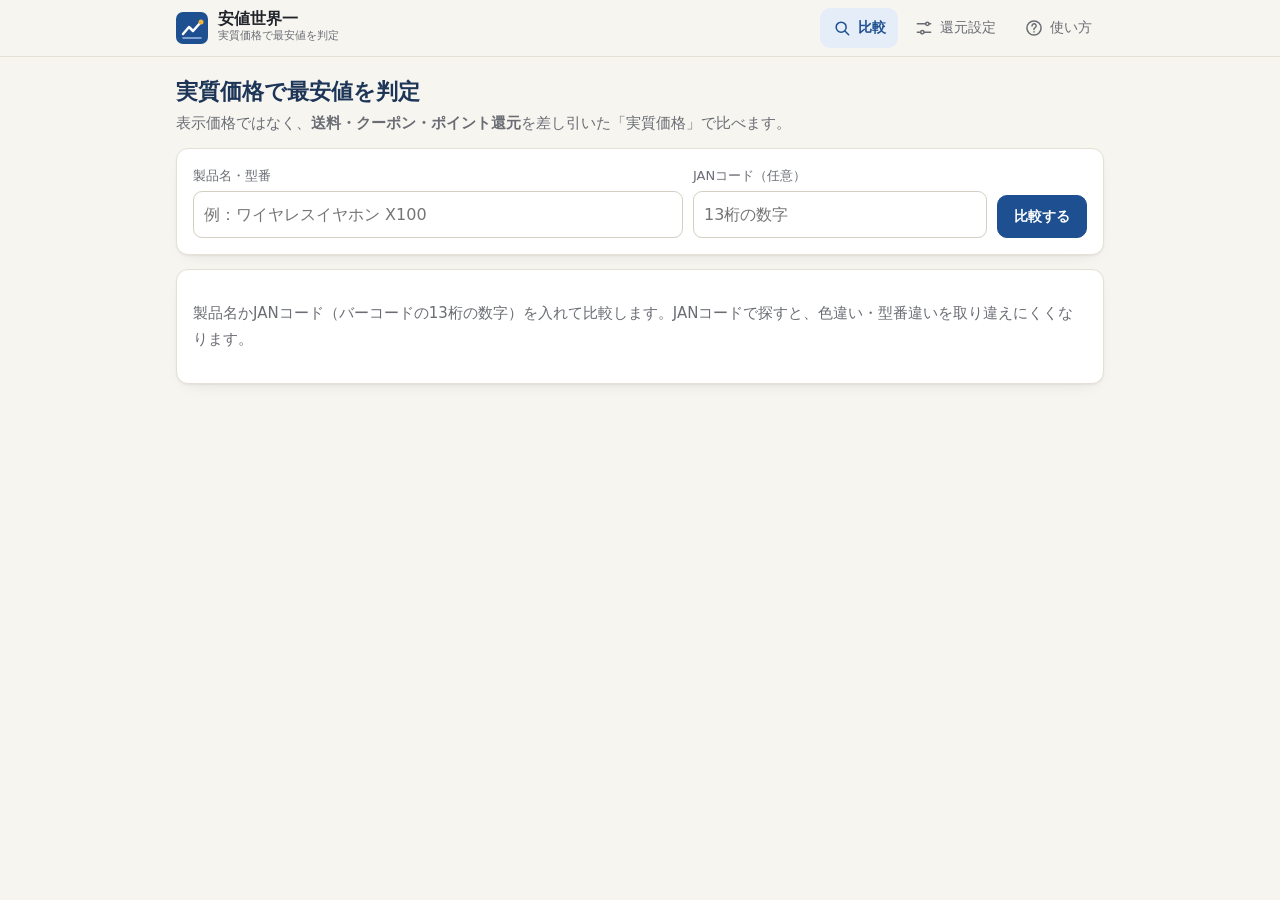
<file: price/index.html>
<!doctype html>
<html lang="ja">
<head>
  <meta charset="utf-8">
  <meta name="viewport" content="width=device-width, initial-scale=1, viewport-fit=cover">
  <meta name="theme-color" content="#f7f5f0">
  <meta name="color-scheme" content="light">
  <meta name="apple-mobile-web-app-capable" content="yes">
  <meta name="mobile-web-app-capable" content="yes">
  <meta name="apple-mobile-web-app-title" content="安値世界一">
  <meta name="description" content="楽天市場・Amazon・Yahoo!ショッピング・公式ショップの同じ製品を、キャンペーン・ポイント還元・クーポンを差し引いた実質価格で比べ、最安値を判定する個人用アプリ。">
  <title>安値世界一</title>
  <link rel="icon" href="./icon.svg" type="image/svg+xml">
  <link rel="manifest" href="./manifest.webmanifest">
  <link rel="stylesheet" href="./styles.css">
  <script type="module" src="./app.js"></script>
</head>
<body>
  <header class="top">
    <div class="wrap top-inner">
      <a class="brand" href="#compare" aria-label="安値世界一 比較"><img src="./icon.svg" alt="" width="32" height="32"><span><b>安値世界一</b><small>実質価格で最安値を判定</small></span></a>
      <nav class="tabs" aria-label="メニュー">
        <a href="#compare" data-tab="compare"><svg viewBox="0 0 24 24" aria-hidden="true"><circle cx="11" cy="11" r="6"/><path d="m20 20-4.5-4.5"/></svg><span>比較</span></a>
        <a href="#settings" data-tab="settings"><svg viewBox="0 0 24 24" aria-hidden="true"><path d="M4 7h10M18 7h2M4 17h4M12 17h8"/><circle cx="16" cy="7" r="2"/><circle cx="10" cy="17" r="2"/></svg><span>還元設定</span></a>
        <a href="#help" data-tab="help"><svg viewBox="0 0 24 24" aria-hidden="true"><circle cx="12" cy="12" r="8.5"/><path d="M9.6 9.5a2.5 2.5 0 1 1 3.4 2.3c-.6.3-1 .8-1 1.5v.4M12 16.6v.2"/></svg><span>使い方</span></a>
      </nav>
    </div>
  </header>
  <main id="main" class="wrap"><p class="muted">読み込み中…</p></main>
  <input type="file" id="file-import" class="picker" accept="application/json,.json">
  <dialog id="dlg"><button type="button" class="x" aria-label="閉じる">×</button><div id="dlg-body"></div></dialog>
  <div id="toast" role="status" aria-live="polite"></div>
  <noscript><p class="wrap">JavaScript を有効にしてください。</p></noscript>
</body>
</html>
</file>
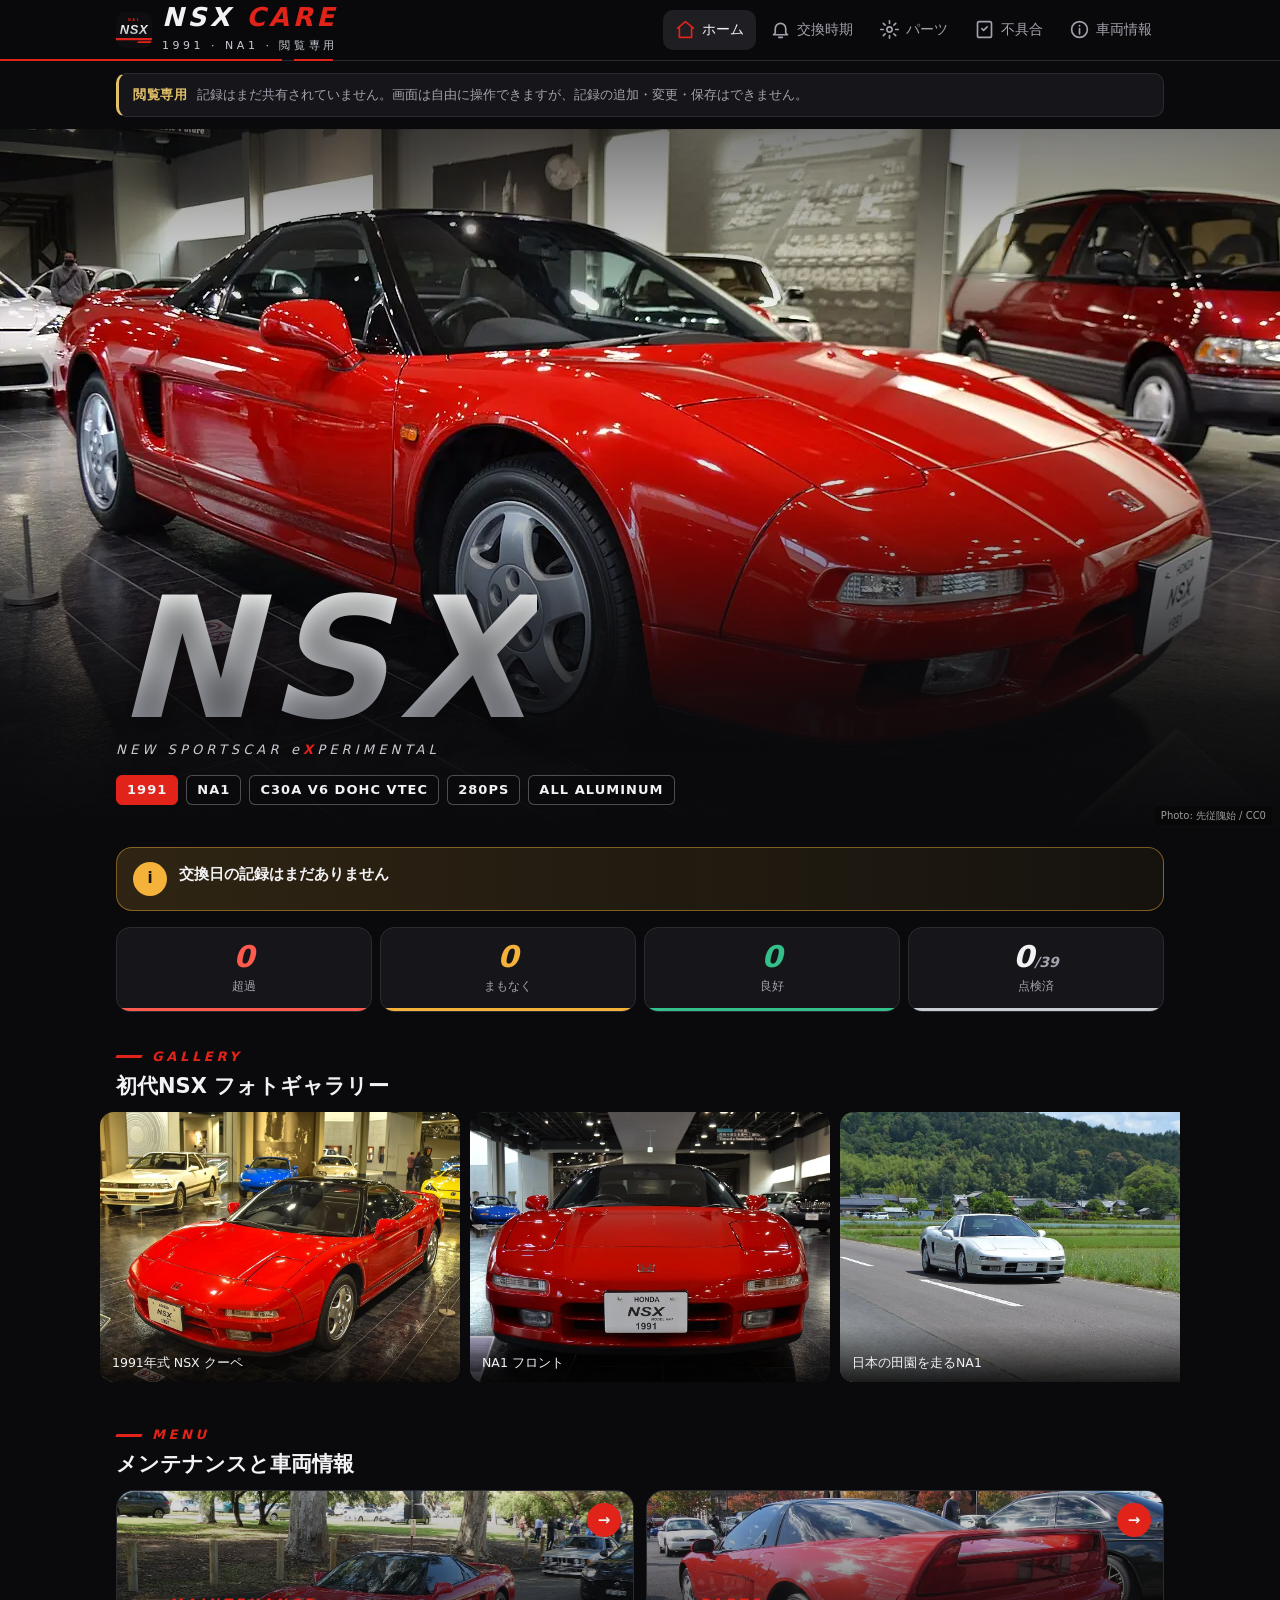
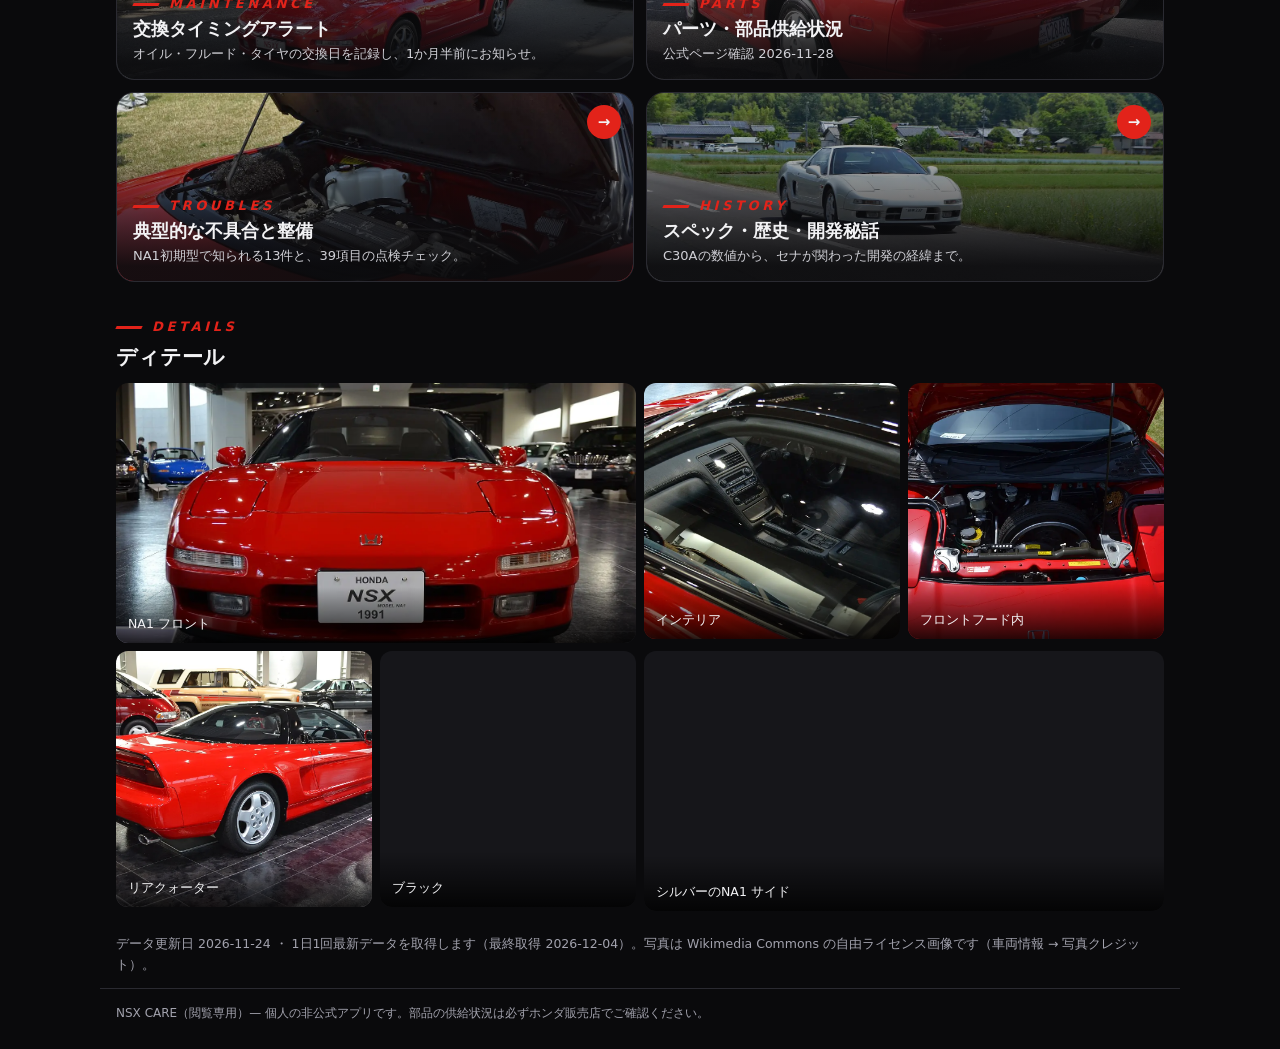
<file: nsx/share/index.html>
<!doctype html>
<html lang="ja" data-readonly>
<head>
  <meta charset="utf-8">
  <meta name="viewport" content="width=device-width, initial-scale=1, viewport-fit=cover">
  <!-- 友人向けの閲覧専用ページ。検索エンジンに載せない・リンク先に URL を渡さない・自サイト以外のスクリプトを動かさない。 -->
  <meta name="robots" content="noindex, nofollow, noarchive">
  <meta name="referrer" content="no-referrer">
  <meta http-equiv="Content-Security-Policy" content="default-src 'self'; script-src 'self'; style-src 'self' 'unsafe-inline' https://fonts.googleapis.com; font-src https://fonts.gstatic.com; img-src 'self'; connect-src 'self'; object-src 'none'; base-uri 'none'">
  <meta name="description" content="1991年式 Honda NSX（NA1）の整備記録・部品供給状況・不具合と点検・車両スペックと歴史をまとめたアプリの閲覧専用ページです。">
  <meta property="og:type" content="website">
  <meta property="og:title" content="NSX CARE（閲覧専用）">
  <meta property="og:description" content="1991年式 Honda NSX（NA1）の整備記録・部品供給状況・車両情報を見られます。">
  <meta property="og:url" content="https://w86gv5484p-hash.github.io/CODEX/nsx/share/">
  <meta property="og:image" content="https://w86gv5484p-hash.github.io/CODEX/nsx/icon-512.png">
  <meta name="twitter:card" content="summary">
  <meta name="theme-color" content="#0a0a0c">
  <meta name="color-scheme" content="dark">
  <title>NSX CARE（閲覧専用）</title>
  <link rel="icon" href="../icon.svg" type="image/svg+xml">
  <link rel="apple-touch-icon" href="../icon-180.png">
  <link rel="preconnect" href="https://fonts.googleapis.com">
  <link rel="preconnect" href="https://fonts.gstatic.com" crossorigin>
  <link rel="stylesheet" href="https://fonts.googleapis.com/css2?family=Saira+Condensed:ital,wght@0,600;1,600;1,700;1,800&family=Noto+Sans+JP:wght@400;500;700&display=swap">
  <link rel="stylesheet" href="../styles.css">
  <script type="module" src="../app.js"></script>
</head>
<body>
  <header class="top">
    <div class="wrap top-inner">
      <a class="brand" href="#home" aria-label="NSX CARE ホーム"><img src="../icon.svg" alt="" width="36" height="36"><span><span class="wordmark">NSX<em> CARE</em></span><small>1991 · NA1 · 閲覧専用</small></span></a>
      <nav class="tabs" aria-label="メニュー">
        <a href="#home" data-tab="home"><svg viewBox="0 0 24 24" aria-hidden="true"><path d="M3 10.5 12 3l9 7.5M5 9.5V21h14V9.5"/></svg><span>ホーム</span></a>
        <a href="#alerts" data-tab="alerts"><svg viewBox="0 0 24 24" aria-hidden="true"><path d="M6 16V11a6 6 0 0 1 12 0v5l2 2H4zM10 21h4"/></svg><span>交換時期</span></a>
        <a href="#parts" data-tab="parts"><svg viewBox="0 0 24 24" aria-hidden="true"><circle cx="12" cy="12" r="3"/><path d="M12 2v3M12 19v3M2 12h3M19 12h3M4.9 4.9l2.1 2.1M17 17l2.1 2.1M4.9 19.1 7 17M17 7l2.1-2.1"/></svg><span>パーツ</span></a>
        <a href="#faults" data-tab="faults"><svg viewBox="0 0 24 24" aria-hidden="true"><path d="M9 11l2 2 4-4"/><rect x="4" y="3" width="16" height="18" rx="2"/></svg><span>不具合</span></a>
        <a href="#info" data-tab="info"><svg viewBox="0 0 24 24" aria-hidden="true"><circle cx="12" cy="12" r="9"/><path d="M12 11v6M12 7.5v.5"/></svg><span>車両情報</span></a>
      </nav>
    </div>
  </header>
  <main id="main" class="wrap"><p class="muted">NSX CARE（閲覧専用）を読み込み中…</p></main>
  <footer class="wrap foot">NSX CARE（閲覧専用）— 個人の非公式アプリです。部品の供給状況は必ずホンダ販売店でご確認ください。</footer>
  <dialog id="dlg"><form method="dialog"><button class="x" aria-label="閉じる">×</button></form><div id="dlg-body"></div></dialog>
</body>
</html>
</file>
<file: styles.css>
/* SAMURAI WATCH — night-stadium theme */
:root {
  color-scheme: dark;
  --bg: #060b18;
  --surface: #0e1830;
  --surface-2: #142245;
  --surface-3: #1b2d5a;
  --line: #20315a;
  --line-strong: #2f4680;
  --ink: #f1f5ff;
  --muted: #94a3c6;
  --blue: #2f6bff;
  --blue-bright: #6f9bff;
  --blue-soft: #1a2f66;
  --red: #ff3d5e;
  --red-soft: #3a1426;
  --green: #2fd68a;
  --green-soft: #0f3a2c;
  --amber: #ffb648;
  --navy: #040814;
  --radius: 18px;
  --display: "Barlow Condensed", "Arial Narrow", system-ui, sans-serif;
  font-family: "Hiragino Kaku Gothic ProN", "Hiragino Sans", "Noto Sans JP", Meiryo, system-ui, sans-serif;
  font-synthesis: none;
  color: var(--ink);
  background: var(--bg);
  -webkit-text-size-adjust: 100%;
}
*, *::before, *::after { box-sizing: border-box; }
body {
  margin: 0; min-height: 100dvh;
  background:
    radial-gradient(1200px 520px at 85% -120px, #1d3d9a55, transparent 70%),
    radial-gradient(900px 420px at -10% 10%, #ff3d5e14, transparent 70%),
    var(--bg);
  background-attachment: fixed;
}
h1, h2, h3, h4, p { margin: 0; }
a { color: inherit; text-decoration: none; }
button, input, select { font: inherit; color: inherit; }
button, select { cursor: pointer; }
button:focus-visible, a:focus-visible, input:focus-visible, select:focus-visible { outline: 3px solid var(--blue-bright); outline-offset: 3px; }
main:focus { outline: none; }
svg { flex: none; vertical-align: middle; }
.shell { width: min(100% - 64px, 1280px); margin-inline: auto; }
.skip-link { position: absolute; left: 1rem; top: -5rem; z-index: 6; background: var(--ink); color: var(--bg); padding: 12px; border-radius: 8px; }
.skip-link:focus { top: 1rem; }

/* Header */
.site-header {
  position: sticky; top: 0; z-index: 4;
  padding-top: env(safe-area-inset-top);
  background: color-mix(in srgb, var(--bg) 82%, transparent);
  -webkit-backdrop-filter: blur(14px) saturate(140%); backdrop-filter: blur(14px) saturate(140%);
  border-bottom: 1px solid var(--line);
}
.header-inner { display: flex; align-items: center; justify-content: space-between; gap: 20px; min-height: 68px; }
.brand { display: inline-flex; align-items: center; gap: 11px; white-space: nowrap; }
.logo-mark { display: grid; place-items: center; width: 38px; height: 38px; border-radius: 11px; background: linear-gradient(145deg, #1c3a8c, #0b1a44); box-shadow: inset 0 0 0 1px #ffffff1f; }
.logo-mark span { border-radius: 50%; background: var(--red); width: 15px; height: 15px; box-shadow: 0 0 18px #ff3d5e99; }
.brand strong { display: block; font-family: var(--display); letter-spacing: .06em; font-size: 22px; font-weight: 800; line-height: 1; }
.brand strong span { color: var(--blue-bright); }
.brand small { display: block; color: var(--muted); margin-top: 3px; font-size: 10px; font-weight: 700; letter-spacing: .06em; }
.site-nav { display: flex; align-self: stretch; align-items: stretch; gap: 6px; white-space: nowrap; }
.site-nav a { display: flex; align-items: center; gap: 7px; position: relative; padding-inline: 12px; color: var(--muted); font-size: 13px; font-weight: 750; transition: color .15s; }
.site-nav a:hover, .site-nav a[aria-current] { color: var(--ink); }
.site-nav a[aria-current]::after { content: ""; position: absolute; bottom: -1px; inset-inline: 12px; height: 3px; background: linear-gradient(90deg, var(--blue), var(--red)); border-radius: 3px 3px 0 0; }
.nav-icon { display: none; }
.status-button { display: flex; align-items: center; gap: 7px; white-space: nowrap; min-height: 36px; border: 1px solid var(--line); border-radius: 30px; padding: 0 13px; background: var(--surface); color: var(--muted); font-size: 11px; font-weight: 750; }
.status-button:hover { border-color: var(--line-strong); color: var(--ink); }
.status-button > span:first-child { width: 7px; height: 7px; border-radius: 50%; background: var(--amber); }
.status-button[data-fresh="true"] > span:first-child { background: var(--green); box-shadow: 0 0 10px var(--green); }

main { min-height: calc(100vh - 160px); padding-block: 24px 40px; }
.loading { padding: 28px 0; color: var(--muted); }

/* Home hero */
.hero-grid, .dashboard-grid { display: grid; grid-template-columns: minmax(0, 2.1fr) minmax(290px, 1fr); gap: 18px; }
.hero {
  position: relative; isolation: isolate; overflow: hidden; display: flex; align-items: flex-end;
  min-height: 400px; padding: 34px clamp(24px, 5vw, 56px); border-radius: 24px;
  color: white; background: #0b1b3e url("./assets/hero.webp") center 40% / cover no-repeat;
  box-shadow: 0 30px 60px -30px #000c, inset 0 0 0 1px #ffffff14;
}
.hero::before { content: ""; position: absolute; z-index: -1; inset: 0; background: linear-gradient(90deg, #050a18f2 0%, #050a18c0 35%, #050a1830 75%), linear-gradient(0deg, #050a18 0%, transparent 55%); }
.hero::after { content: ""; position: absolute; z-index: -1; left: 0; right: 0; bottom: 0; height: 4px; background: linear-gradient(90deg, var(--blue), var(--red)); }
.hero-content { max-width: 440px; }
.eyebrow { display: inline-flex; align-items: center; gap: 8px; font-size: 11px; font-weight: 850; letter-spacing: .14em; }
.hero .eyebrow { padding: 6px 12px; border: 1px solid #ffffff2e; border-radius: 50px; background: #ffffff12; color: #e2ecff; -webkit-backdrop-filter: blur(6px); backdrop-filter: blur(6px); }
.hero .eyebrow::before { content: ""; width: 7px; height: 7px; border-radius: 50%; background: var(--red); box-shadow: 0 0 10px var(--red); animation: pulse 2s infinite; }
@keyframes pulse { 50% { opacity: .35; } }
.hero h1 { margin-top: 14px; font-size: clamp(44px, 6vw, 80px); line-height: 1.02; font-weight: 900; letter-spacing: -.04em; text-shadow: 0 4px 30px #0009; }
.hero p { margin-top: 14px; color: #d3def8; font-size: 14px; line-height: 1.8; font-weight: 600; }
.hero-actions { display: flex; flex-wrap: wrap; gap: 10px; margin-top: 22px; }
.button { display: inline-flex; align-items: center; justify-content: center; gap: 8px; padding: 10px 16px; min-height: 46px; border: 1px solid transparent; border-radius: 12px; font-size: 13px; font-weight: 800; transition: transform .15s, background .15s; }
.button:active { transform: scale(.97); }
.button-primary { background: linear-gradient(135deg, #3a76ff, #2552e0); color: white; box-shadow: 0 10px 24px -10px #2f6bffcc; }
.button-primary:hover { background: linear-gradient(135deg, #4b83ff, #2f5ef0); }
.button-ghost { background: #ffffff14; color: white; border-color: #ffffff38; -webkit-backdrop-filter: blur(6px); backdrop-filter: blur(6px); }
.button-ghost:hover { background: #ffffff24; }
.image-credit { position: absolute; right: 12px; top: 12px; padding: 3px 7px; border-radius: 5px; background: #050a18b0; color: #c9d6f5; font-size: 9px; }

/* Panels */
.panel { background: linear-gradient(180deg, var(--surface), color-mix(in srgb, var(--surface) 80%, var(--bg))); border: 1px solid var(--line); border-radius: var(--radius); }
.next-panel { display: flex; flex-direction: column; padding: 20px; min-width: 0; }
.panel-kicker { display: flex; align-items: center; gap: 8px; color: var(--blue-bright); font-size: 11px; letter-spacing: .14em; font-weight: 900; }
.icon-tile { width: 32px; height: 32px; border-radius: 9px; display: grid; place-items: center; color: var(--blue-bright); background: var(--blue-soft); }
.next-panel h2 { margin-top: 12px; font-size: 19px; letter-spacing: -.02em; }
.next-date { min-height: 21px; margin-top: 5px; font-size: 12px; color: var(--muted); }
.matchup { display: grid; grid-template-columns: minmax(0,1fr) auto minmax(0,1fr); align-items: center; gap: 8px; text-align: center; margin-block: auto; padding-block: 14px; }
.team { display: grid; justify-items: center; gap: 8px; min-width: 0; font-size: 12px; font-weight: 850; overflow-wrap: anywhere; }
.flag { display: grid; place-items: center; min-width: 54px; height: 44px; padding-inline: 3px; border-radius: 10px; border: 1px solid var(--line-strong); background: var(--surface-2); color: var(--ink); font-size: 26px; }
.flag-japan { background: white; border-color: white; }
.flag-japan::after { content: ""; border-radius: 50%; width: 18px; height: 18px; background: #e8203f; }
.versus { color: var(--muted); font-weight: 900; font-size: 12px; letter-spacing: .14em; white-space: nowrap; }
.versus.scored { color: var(--ink); font-family: var(--display); font-size: 40px; letter-spacing: .02em; line-height: 1; }
.next-details { display: grid; gap: 7px; padding-top: 11px; padding-bottom: 12px; color: var(--muted); border-top: 1px solid var(--line); font-size: 11px; line-height: 1.5; overflow-wrap: anywhere; }
.next-details span { display: flex; gap: 7px; align-items: center; }
.panel-link { display: flex; justify-content: space-between; align-items: center; gap: 8px; width: 100%; padding: 12px 14px; border-radius: 11px; background: var(--blue-soft); color: #cfdcff; font-size: 12px; font-weight: 800; transition: background .15s; }
.panel-link:hover { background: var(--surface-3); color: white; }
.dashboard-grid { margin-top: 30px; align-items: start; }
.section-heading { display: flex; align-items: center; justify-content: space-between; gap: 8px; margin-bottom: 14px; }
.section-heading h2, .section-heading h1 { display: flex; align-items: center; gap: 10px; font-size: clamp(19px, 2.4vw, 24px); letter-spacing: -.02em; font-weight: 900; }
.section-heading h2::before, .section-heading h1::before { content: ""; width: 4px; height: 1em; border-radius: 2px; background: linear-gradient(180deg, var(--blue), var(--red)); }
.section-heading > a { display: inline-flex; align-items: center; gap: 5px; color: var(--blue-bright); font-size: 12px; font-weight: 800; white-space: nowrap; }

/* Stories */
.story-grid { display: grid; grid-template-columns: repeat(3, minmax(0, 1fr)); gap: 12px; }
.story { display: flex; flex-direction: column; min-width: 0; overflow: hidden; transition: border-color .15s, transform .15s; }
.story:hover { border-color: var(--line-strong); transform: translateY(-2px); }
.story-image { position: relative; aspect-ratio: 2 / 1; background-color: #172944; background-repeat: no-repeat; background-image: url("./assets/editorial.webp"); background-size: 300% auto; }
.story-image::after { content: ""; position: absolute; inset: 0; background: linear-gradient(0deg, var(--surface), transparent 60%); }
.story-image.callup { background-position: left 50%; }
.story-image.club { background-position: center 50%; }
.story-image.health { background-position: right 50%; }
.story-image .image-credit { right: 6px; top: 6px; z-index: 1; }
.story-content { display: flex; flex-direction: column; flex: 1; padding: 12px 14px 14px; }
.tag { align-self: flex-start; display: inline-flex; width: fit-content; align-items: center; gap: 5px; padding: 4px 8px; color: #bcd0ff; background: var(--blue-soft); border-radius: 6px; font-size: 10px; font-weight: 850; letter-spacing: .03em; white-space: nowrap; }
.tag.club, .tag.return { background: var(--green-soft); color: #8ff0c2; }
.tag.injury, .tag.health { background: var(--red-soft); color: #ffadbd; }
.story h3 { margin-top: 8px; margin-bottom: 10px; font-size: 13px; font-weight: 850; line-height: 1.6; overflow-wrap: anywhere; }
.story-meta { display: flex; justify-content: space-between; align-items: center; gap: 5px; margin-top: auto; color: var(--muted); font-size: 10px; }
.story-meta svg { color: var(--blue-bright); }

/* Form chart */
.form-panel { padding: 16px; }
.form-panel p { color: var(--muted); font-size: 11px; margin: 6px 0; }
.form-bar { display: flex; overflow: hidden; border-radius: 20px; height: 10px; margin: 12px 0; background: var(--surface-2); }
.form-bar > span { min-width: 0; }
.win { --tone: #3a76ff; }
.draw { --tone: #6d7b99; }
.loss { --tone: #ff3d5e; }
.form-bar > span, .form-key > span::before { background: var(--tone); }
.form-key { display: flex; flex-wrap: wrap; gap: 5px 13px; margin-bottom: 10px; }
.form-key > span { display: inline-flex; align-items: center; gap: 5px; font-size: 11px; font-weight: 720; }
.form-key > span::before { content: ""; display: inline-block; width: 8px; height: 8px; border-radius: 50%; }
.form-matches { display: flex; gap: 6px; padding-top: 10px; border-top: 1px solid var(--line); }
.form-matches a { display: flex; flex: 1; align-items: center; justify-content: center; min-width: 0; min-height: 32px; border-radius: 8px; color: white; background: var(--tone); font-family: var(--display); font-weight: 800; font-size: 15px; letter-spacing: .04em; }
.form-matches a:hover { filter: brightness(1.15); }
.form-empty { padding-block: 7px; }
.recent-section { margin-top: 28px; }

/* Page headings */
.view-heading {
  position: relative; overflow: hidden; padding: 26px 28px; margin-bottom: 20px; border-radius: 22px;
  background: radial-gradient(500px 200px at 100% 0%, #ff3d5e33, transparent 70%), linear-gradient(120deg, #13286a, #0b1636 70%);
  border: 1px solid #ffffff14; color: white;
}
.view-heading::after { content: ""; position: absolute; left: 0; right: 0; bottom: 0; height: 3px; background: linear-gradient(90deg, var(--blue), var(--red)); }
.view-heading h1 { font-size: clamp(28px, 5vw, 40px); letter-spacing: -.03em; font-weight: 900; }
.view-heading p { color: #c9d6f5; margin-top: 7px; font-size: 13px; line-height: 1.7; }
.view-columns { display: grid; grid-template-columns: minmax(0, 2fr) minmax(260px, 1fr); gap: 20px; align-items: start; }
.view-columns section + section, .stack > section + section { margin-top: 22px; }
.view-columns > section + section { margin-top: 0; }

/* Lists */
.match-list, .report-list { overflow: hidden; }
.match-item { display: grid; grid-template-columns: 102px minmax(0, 1fr) auto; width: 100%; align-items: center; gap: 12px; min-height: 64px; padding: 12px 16px; border: 0; background: transparent; color: var(--ink); text-align: left; transition: background .15s; }
.match-item:hover { background: var(--surface-2); }
.match-item + .match-item, .report + .report { border-top: 1px solid var(--line); }
.item-date { font-size: 11px; color: var(--muted); font-variant-numeric: tabular-nums; letter-spacing: .02em; }
.item-opponent { display: flex; flex-wrap: wrap; align-items: baseline; gap: 3px 10px; min-width: 0; font-size: 14px; font-weight: 850; }
.item-opponent small { color: var(--muted); font-size: 10px; font-weight: 600; overflow-wrap: anywhere; }
.item-score { min-width: 50px; color: var(--ink); font-family: var(--display); font-size: 24px; font-weight: 800; letter-spacing: .03em; text-align: right; white-space: nowrap; }
.item-score svg { margin-left: 5px; color: var(--muted); }
.empty { padding: 20px; color: var(--muted); font-size: 13px; line-height: 1.8; }
.empty p + p { margin-top: 6px; }
.source-link { display: inline-flex; align-items: center; gap: 4px; color: var(--blue-bright); text-decoration: underline; text-decoration-color: #6f9bff66; text-underline-offset: 3px; font-weight: 750; overflow-wrap: anywhere; }
.source-link:hover { text-decoration-color: currentColor; }
.controls { display: flex; flex-wrap: wrap; gap: 8px; margin-bottom: 14px; }
.controls input, .controls select { min-height: 46px; max-width: 100%; padding: 8px 14px; border: 1px solid var(--line-strong); border-radius: 12px; background: var(--surface); color: var(--ink); font-size: 15px; }
.controls input::placeholder { color: var(--muted); }
.controls input { flex: 1 1 185px; min-width: 0; }

/* Player cards — photo-forward */
.player-grid { display: grid; grid-template-columns: repeat(auto-fill, minmax(170px, 1fr)); gap: 12px; }
.player-card {
  --accent: var(--blue);
  position: relative; isolation: isolate; display: flex; flex-direction: column; justify-content: flex-end;
  min-width: 0; aspect-ratio: 3 / 4; overflow: hidden; border-radius: 18px;
  background: linear-gradient(160deg, var(--surface-3), var(--surface) 70%);
  border: 1px solid var(--line); color: white;
  transition: transform .2s, border-color .2s, box-shadow .2s;
}
.player-card.pos-gk { --accent: var(--amber); }
.player-card.pos-df { --accent: var(--green); }
.player-card.pos-mf { --accent: var(--blue-bright); }
.player-card.pos-fw { --accent: var(--red); }
.player-card:hover { transform: translateY(-3px); border-color: color-mix(in srgb, var(--accent) 60%, transparent); box-shadow: 0 18px 34px -18px color-mix(in srgb, var(--accent) 70%, transparent); }
.player-card:active { transform: scale(.98); }
.player-card .portrait-frame { position: absolute; inset: 0; z-index: -2; width: auto; height: auto; border-radius: 0; background: transparent; }
.player-card .portrait-frame img { object-position: center 18%; }
.player-card::before { content: ""; position: absolute; inset: 0; z-index: -1; background: linear-gradient(0deg, #050a18 2%, #050a18d9 28%, #050a1800 62%); }
.player-card::after { content: ""; position: absolute; left: 0; right: 0; bottom: 0; height: 3px; background: var(--accent); }
.player-card .portrait-placeholder { font-family: var(--display); font-size: 96px; font-weight: 800; color: #ffffff12; top: 12%; }
.player-card-top { position: absolute; top: 10px; left: 10px; right: 10px; display: flex; justify-content: space-between; align-items: flex-start; }
.player-number { font-family: var(--display); font-size: 30px; font-weight: 800; line-height: .9; color: white; text-shadow: 0 2px 12px #000a; }
.player-pos { padding: 3px 8px; border-radius: 6px; background: color-mix(in srgb, var(--accent) 85%, #000); color: #050a18; font-family: var(--display); font-size: 13px; font-weight: 800; letter-spacing: .06em; }
.player-card-body { display: grid; gap: 2px; padding: 12px 12px 14px; }
.player-card strong { font-size: 16px; font-weight: 900; letter-spacing: .01em; overflow-wrap: anywhere; }
.player-card small { display: block; overflow-wrap: anywhere; }
.player-latin { font-family: var(--display); font-size: 12px; letter-spacing: .08em; text-transform: uppercase; color: #c9d6f5; }
.player-club { font-size: 11px; color: var(--muted); margin-top: 2px; }
.player-status { margin-top: 4px; width: fit-content; padding: 2px 6px; border-radius: 5px; background: var(--red-soft); color: #ffadbd; font-size: 10px; font-weight: 800; }

/* Reports */
.report { padding: 16px; overflow-wrap: anywhere; }
.report h3 { font-size: 14px; margin-block: 8px; line-height: 1.55; }
.report p, .report .source-link { font-size: 12px; line-height: 1.75; }
.report p { color: #cdd7ee; }
.report .source-link { margin-top: 5px; }
.report time { margin-left: 8px; }
.report .source-link + .source-link { margin-left: 8px; }

.footer-separator { margin: 0 5px; }
.site-footer { display: flex; flex-wrap: wrap; gap: 8px 16px; justify-content: space-between; border-top: 1px solid var(--line); padding-block: 18px 24px; color: var(--muted); font-size: 11px; }
.site-footer strong { color: var(--ink); }
.site-footer a { color: var(--blue-bright); }

/* Dialog */
dialog { width: min(100% - 24px, 560px); max-height: min(88dvh, 720px); overflow: auto; padding: 24px; border: 1px solid var(--line-strong); border-radius: 22px; color: var(--ink); background: var(--surface); box-shadow: 0 40px 80px -20px #000; }
dialog::backdrop { background: #02050dcc; -webkit-backdrop-filter: blur(4px); backdrop-filter: blur(4px); }
dialog[open] { animation: rise .22s ease-out; }
@keyframes rise { from { transform: translateY(16px); opacity: 0; } }
dialog h2 { padding-right: 40px; font-size: 22px; margin-bottom: 9px; }
dialog h3 { font-size: 15px; margin-bottom: 8px; }
dialog p, dialog li { font-size: 13px; line-height: 1.75; }
dialog ul { padding-left: 21px; }
dialog ul li + li { margin-top: 7px; }
dialog .dialog-score { font-family: var(--display); font-weight: 800; font-size: 44px; margin-block: 10px; }
dialog .dialog-section { margin-top: 18px; }
.close-button { position: absolute; top: 12px; right: 12px; z-index: 2; display: grid; place-items: center; width: 40px; height: 40px; border: 1px solid #ffffff30; border-radius: 50%; background: #050a18b3; color: white; font-size: 22px; line-height: 1; -webkit-backdrop-filter: blur(6px); backdrop-filter: blur(6px); }
.local-update button:disabled { opacity: .65; cursor: wait; }
.local-update p:not(:empty) { margin-top: 6px; }

/* Player detail: big photo hero */
.player-detail-identity { display: grid; gap: 0; margin: -24px -24px 0; }
.player-detail-identity .portrait-frame {
  position: relative; width: 100%; height: auto; aspect-ratio: 4 / 3; border-radius: 22px 22px 0 0;
  background: linear-gradient(160deg, var(--surface-3), var(--surface));
}
.player-detail-identity .portrait-frame img { object-position: center 20%; }
.player-detail-identity .portrait-frame::after { content: ""; position: absolute; inset: 0; background: linear-gradient(0deg, var(--surface) 0%, #0e183000 55%); }
.player-detail-identity .portrait-placeholder { font-family: var(--display); font-size: 150px; font-weight: 800; color: #ffffff14; }
.player-detail-identity > div { position: relative; z-index: 1; margin-top: -64px; padding: 0 24px; min-width: 0; }
.player-detail-identity h2 { font-size: 30px; font-weight: 900; margin-bottom: 2px; text-shadow: 0 2px 16px #000c; }
.player-detail-identity p { color: #c9d6f5; }
.player-detail-identity p:first-of-type { font-family: var(--display); font-size: 16px; letter-spacing: .1em; text-transform: uppercase; color: var(--blue-bright); }
dialog .portrait-credit { margin-top: 10px; color: var(--muted); font-size: 10px; overflow-wrap: anywhere; }

/* Generic portrait frame (small uses) */
.portrait-frame { position: relative; display: grid; place-items: center; overflow: hidden; flex: none; width: 40px; height: 50px; border-radius: 9px; color: var(--blue-bright); background: var(--surface-2); }
.portrait-frame img { position: absolute; inset: 0; width: 100%; height: 100%; object-fit: cover; object-position: center 22%; }
.portrait-placeholder { position: absolute; line-height: 1; }
.portrait-frame:has(img:not([hidden])) .portrait-placeholder { display: none; }

/* Roster helpers */
.roster-note { margin-bottom: 12px; color: var(--muted); font-size: 12px; line-height: 1.7; }
.roster-note a { margin-left: 6px; }
.coach-panel { padding: 16px; margin-top: 12px; }
.coach-row { display: grid; gap: 2px; padding-block: 8px; overflow-wrap: anywhere; }
.coach-row + .coach-row { border-top: 1px solid var(--line); }
.coach-row div { display: flex; align-items: baseline; gap: 6px 10px; flex-wrap: wrap; }
.coach-row span { color: var(--muted); font-size: 11px; }
.coach-row strong { font-size: 16px; }
.coach-row p { color: var(--muted); font-size: 11px; }

/* Pitch (position filter) */
.pitch-panel { padding: 14px; }
.pitch-panel p { margin-bottom: 10px; color: var(--muted); font-size: 11px; }
.pitch {
  display: grid; grid-template-columns: repeat(2, minmax(0, 1fr)); gap: 12px 35%;
  position: relative; isolation: isolate; padding: 13px; border-radius: 12px;
  background: repeating-linear-gradient(90deg, #0d4a37 0 20%, #11553f 20% 40%);
}
.pitch::before {
  content: ""; position: absolute; inset: 8px; z-index: -1;
  border: 1px solid #e2fff455; border-radius: 6px;
  background:
    radial-gradient(circle, transparent 17px, #e2fff455 18px, transparent 19px),
    linear-gradient(90deg, transparent calc(50% - .5px), #e2fff455 calc(50% - .5px) calc(50% + .5px), transparent calc(50% + .5px));
}
.pitch-position { min-width: 0; min-height: 46px; padding: 4px; display: grid; justify-items: center; border: 1px solid #d4f1e470; border-radius: 9px; background: #06301f; color: white; font-weight: 850; }
.pitch-position[aria-pressed="true"], .pitch-position:hover { background: #e9fff4; color: #0b3a29; }
.pitch-position span { font-size: 10px; letter-spacing: .06em; }
.pitch-position strong { font-family: var(--display); font-size: 22px; line-height: 1; }

/* Ranking & lineups */
.hero-side { min-width: 0; display: flex; flex-direction: column; gap: 12px; }
.hero-side .next-panel { flex: 1; }
.ranking-panel { padding: 16px 18px; }
.ranking-value { display: flex; align-items: baseline; gap: 10px; flex-wrap: wrap; }
.ranking-value strong { color: var(--ink); font-family: var(--display); font-size: 56px; font-weight: 800; line-height: 1; background: linear-gradient(180deg, #fff, #9fb8ff); -webkit-background-clip: text; background-clip: text; -webkit-text-fill-color: transparent; }
.ranking-value strong span { font-family: inherit; font-size: 18px; margin-left: 4px; }
.ranking-change { padding: 3px 8px; border-radius: 6px; background: var(--surface-2); color: var(--muted); font-size: 11px; font-weight: 800; }
.ranking-change.rank-up { background: var(--green-soft); color: #8ff0c2; }
.ranking-change.rank-down { background: var(--red-soft); color: #ffadbd; }
.ranking-panel p, .ranking-panel .source-link, .lineup-source .source-link { font-size: 11px; line-height: 1.65; }
.ranking-panel p, .ranking-panel .ranking-missing { color: var(--muted); margin-top: 4px; }
.featured-lineup { padding: 12px; }
.featured-lineup > .panel-link { margin-bottom: 10px; }
.lineup-title { display: flex; align-items: baseline; justify-content: space-between; gap: 6px; margin-bottom: 8px; }
.lineup-title h3 { font-size: 14px; }
.lineup-title strong { color: var(--ink); font-family: var(--display); font-size: 24px; white-space: nowrap; }
.lineup-pitch {
  isolation: isolate; position: relative; display: grid; gap: 10px; grid-template-columns: minmax(0, 1fr);
  padding: 14px 7px; border-radius: 12px;
  background: repeating-linear-gradient(0deg, #0c4433 0 12.5%, #104d3a 12.5% 25%);
}
.lineup-pitch::before {
  content: ""; position: absolute; inset: 6px; z-index: -1;
  border: 1px solid #e2fff455; border-radius: 4px;
  background: radial-gradient(circle, transparent 22px, #e2fff455 23px, transparent 24px),
    linear-gradient(transparent calc(50% - .5px), #e2fff455 calc(50% - .5px) calc(50% + .5px), transparent calc(50% + .5px));
}
.lineup-row { display: flex; justify-content: center; gap: 4px; }
.lineup-player {
  display: grid; justify-items: center; align-content: center; gap: 3px; min-width: 0; width: 76px; min-height: 54px;
  padding: 4px 2px; color: white; text-align: center; font-weight: 800;
  font-size: 10px; line-height: 1.22; overflow-wrap: anywhere; border-radius: 9px; background: #052a1fcc;
}
.lineup-player:hover, .lineup-player:focus-visible { background: #e9fff4; color: #0b3a29; }
.shirt-number { display: grid; place-items: center; padding-inline: 4px; min-width: 24px; height: 22px; border-radius: 7px; background: var(--blue); color: white; font-family: var(--display); font-size: 14px; }
.lineup-source { margin-top: 6px; }
.lineup-context .panel-link { margin-top: 8px; }

/* Biography */
.player-facts { display: grid; grid-template-columns: repeat(2, minmax(0, 1fr)); gap: 8px; margin: 8px 0; }
.player-facts > div { background: var(--surface-2); border: 1px solid var(--line); padding: 9px 11px; border-radius: 12px; }
.player-facts dt { color: var(--muted); font-size: 11px; }
.player-facts dd { margin: 2px 0 0; font-weight: 800; font-size: 13px; }
.biography dd { overflow-wrap: anywhere; }
.biography dd small { display: block; margin-top: 3px; color: var(--muted); font-size: 11px; font-weight: 650; }
.biography .bio-unverified, .bio-records p { color: var(--muted); font-size: 12px; font-weight: 600; }
.bio-records { display: grid; gap: 8px; }
.bio-records > div { border: 1px solid var(--line); padding: 10px 12px; border-radius: 12px; }
.biography h4 { margin: 0 0 4px; font-size: 12px; color: var(--blue-bright); letter-spacing: .04em; }
.biography ul { margin-block: 3px; padding-inline-start: 17px; }
.biography li { overflow-wrap: anywhere; }
.bio-sources { margin-top: 10px; }
.bio-sources li, .bio-sources .source-link { display: inline; font-size: 11px; }
.bio-sources li { display: block; }
.bio-sources .source-link svg { margin-left: 3px; }

/* Tablet */
@media (max-width: 880px) {
  .shell { width: calc(100% - 40px); }
  .site-nav a { padding-inline: 8px; }
  .hero-grid, .dashboard-grid { gap: 14px; grid-template-columns: minmax(0, 1.5fr) minmax(250px, 1fr); }
  .hero { padding: 26px; }
  .story-grid { gap: 8px; }
}

/* Phone */
@media (max-width: 670px) {
  .shell { width: calc(100% - 28px); }
  body { padding-bottom: calc(68px + env(safe-area-inset-bottom)); }
  /* A backdrop-filter here would make the fixed tab bar position against the header. */
  .site-header { -webkit-backdrop-filter: none; backdrop-filter: none; background: color-mix(in srgb, var(--bg) 96%, transparent); }
  .header-inner { min-height: 56px; }
  .brand { gap: 9px; }
  .brand strong { font-size: 20px; }
  .brand small { font-size: 9px; }
  .logo-mark { width: 34px; height: 34px; border-radius: 10px; }
  .logo-mark span { width: 13px; height: 13px; }
  .status-button { min-height: 34px; padding-inline: 11px; }
  .site-nav {
    position: fixed; inset: auto 0 0 0; z-index: 5;
    display: grid; grid-template-columns: repeat(5, minmax(0, 1fr)); gap: 0;
    padding: 0 max(4px, env(safe-area-inset-right)) env(safe-area-inset-bottom) max(4px, env(safe-area-inset-left));
    background: color-mix(in srgb, var(--bg) 88%, transparent);
    -webkit-backdrop-filter: blur(16px) saturate(150%); backdrop-filter: blur(16px) saturate(150%);
    border-top: 1px solid var(--line);
  }
  .site-nav a { flex-direction: column; justify-content: center; gap: 4px; min-height: 62px; padding: 6px 2px; font-size: 10.5px; -webkit-tap-highlight-color: transparent; }
  .site-nav a span { white-space: nowrap; }
  .nav-icon { display: block; transition: transform .2s; }
  .site-nav a[aria-current] { color: white; }
  .site-nav a[aria-current] .nav-icon { stroke-width: 2.3; color: var(--blue-bright); transform: translateY(-1px); }
  .site-nav a[aria-current]::after { top: -1px; bottom: auto; inset-inline: 26%; border-radius: 0 0 3px 3px; }
  main { padding-top: 14px; }
  .hero-grid, .dashboard-grid, .view-columns { grid-template-columns: minmax(0, 1fr); }
  .hero { min-height: 360px; background-position: 64% 40%; padding: 22px 18px; border-radius: 20px; }
  .hero h1 { font-size: clamp(42px, 12vw, 58px); }
  .hero p { font-size: 13px; max-width: 19em; }
  .hero-actions { margin-top: 18px; }
  .hero-actions .button { flex: 1; }
  .next-panel { padding: 16px; }
  .next-panel h2 { margin-top: 8px; }
  .dashboard-grid { margin-top: 22px; gap: 20px; }
  .story-grid { grid-template-columns: 1fr; }
  .story { flex-direction: row; min-height: 108px; }
  .story-image { flex: 0 0 34%; aspect-ratio: auto; min-height: 100%; background-size: 300% auto; }
  .story-image::after { background: linear-gradient(270deg, var(--surface), transparent 60%); }
  .story-content { padding: 10px 12px; }
  .story h3 { margin-bottom: 6px; }
  .view-heading { padding: 18px; border-radius: 18px; }
  .player-grid { grid-template-columns: repeat(2, minmax(0, 1fr)); gap: 10px; }
  .player-card { border-radius: 16px; }
  .player-card strong { font-size: 15px; }
  .match-item { gap: 8px; grid-template-columns: 74px minmax(0, 1fr) auto; padding-inline: 12px; }
  .item-opponent { display: grid; }
  .item-score svg { display: none; }
  .hero-side { gap: 10px; }
  .ranking-panel { order: -1; }
  .roster-layout > .stack { display: contents; }
  .roster-layout > .stack > section { margin-top: 0; }
  .roster-members { order: 2; }
  .roster-pitch { order: 1; }
  .roster-bulletins { order: 3; }
  dialog { width: 100%; max-width: none; max-height: 92dvh; margin: auto 0 0; border-radius: 22px 22px 0 0; padding-bottom: calc(24px + env(safe-area-inset-bottom)); }
  dialog[open] { animation: sheet .25s ease-out; }
  @keyframes sheet { from { transform: translateY(40px); opacity: .4; } }
  .player-detail-identity .portrait-frame { border-radius: 22px 22px 0 0; aspect-ratio: 1 / 1; max-height: 52dvh; }
}

@media (prefers-reduced-motion: reduce) {
  *, *::before, *::after { transition: none !important; animation: none !important; }
}

/* Official JFA profile link (JFA photos are linked, not copied) */
.jfa-profile-link {
  display: flex; align-items: center; justify-content: space-between; gap: 10px;
  margin-top: 14px; padding: 12px 14px; border-radius: 14px;
  background: linear-gradient(120deg, #1d3c9c, #13286a); border: 1px solid #ffffff22; color: white;
  transition: filter .15s;
}
.jfa-profile-link:hover { filter: brightness(1.15); }
.jfa-profile-link span { display: grid; gap: 2px; }
.jfa-profile-link strong { font-size: 14px; }
.jfa-profile-link small { color: #c9d6f5; font-size: 11px; }
.item-score.item-score-text { font-family: inherit; font-size: 12px; color: var(--blue-bright); letter-spacing: 0; }
.item-score.item-score-text svg { display: inline; color: inherit; }

/* Auto-collected injury headlines */
.news-section { margin-top: 26px; }
.news-list { overflow: hidden; }
.news-item { display: grid; grid-template-columns: minmax(0, 1fr) auto; gap: 4px 10px; align-items: center; padding: 13px 16px; transition: background .15s; }
.news-item + .news-item { border-top: 1px solid var(--line); }
.news-item:hover { background: var(--surface-2); }
.news-meta { display: flex; flex-wrap: wrap; align-items: baseline; gap: 4px 10px; grid-column: 1; color: var(--muted); font-size: 11px; }
.news-meta strong { color: var(--ink); font-size: 12px; }
.news-title { grid-column: 1; font-size: 13px; font-weight: 700; line-height: 1.6; overflow-wrap: anywhere; }
.news-item > svg { grid-column: 2; grid-row: 1 / span 2; color: var(--muted); }

/* Photos imported on this device only */
.local-photos { display: flex; flex-wrap: wrap; align-items: center; justify-content: space-between; gap: 12px; margin-top: 16px; padding: 14px 16px; }
.local-photos strong { font-size: 14px; }
.local-photos p { margin-top: 4px; color: var(--muted); font-size: 12px; line-height: 1.6; }
.local-photos .local-photos-status:empty { display: none; }
.local-photos .local-photos-status { color: var(--green); font-weight: 700; }
.local-photos-actions { display: flex; flex-wrap: wrap; gap: 8px; }
.local-photos-actions .button { cursor: pointer; min-height: 42px; }
.coach-row.has-photo { grid-template-columns: 56px minmax(0, 1fr); align-items: center; column-gap: 12px; }
.coach-row.has-photo > p { grid-column: 2; }
.coach-photo { grid-row: span 2; width: 56px; height: 66px; object-fit: cover; object-position: center 18%; border-radius: 10px; background: #fff; }
/* JFA-style studio photos have a white background: frame them on the dark cards */
.player-card .portrait-frame img[src^="blob:"] { object-position: center 12%; }
</file>
<file: beat/styles.css>
:root {
  --bg: #0a0a0c; --bg2: #111114; --panel: #16161a; --panel2: #1e1e23; --line: #2a2a31;
  --text: #f2f2f4; --muted: #a2a2ad; --silver: #c9ccd3;
  --red: #e2231a; --red-deep: #9e1510; --gold: #e3c06a;
  --ok: #34c08a; --soon: #f4b23a; --over: #ff5a4e; --unset: #7b7b86;
  --radius: 16px;
  --display: "Saira Condensed", "Arial Narrow", system-ui, sans-serif;
}
* { box-sizing: border-box; }
html { -webkit-text-size-adjust: 100%; scroll-behavior: smooth; }
body { margin: 0; background: var(--bg); color: var(--text); font: 15px/1.7 "Noto Sans JP", system-ui, -apple-system, "Hiragino Sans", sans-serif; padding-bottom: calc(78px + env(safe-area-inset-bottom)); overflow-x: hidden; }
a { color: inherit; }
img { display: block; max-width: 100%; }
.wrap { max-width: 1080px; margin: 0 auto; padding: 0 16px; }
.muted { color: var(--muted); }
.small { font-size: 13px; }

/* ---------- ヘッダー ---------- */
.top { position: sticky; top: 0; z-index: 20; background: rgba(10,10,12,.96); border-bottom: 1px solid var(--line); padding-top: env(safe-area-inset-top); }
.top::after { content: ""; position: absolute; left: 0; right: 0; bottom: -1px; height: 2px; background: linear-gradient(90deg, var(--red) 0 22%, transparent 22% 23%, var(--red) 23% 26%, transparent 26%); }
.top-inner { display: flex; align-items: center; justify-content: space-between; height: 60px; }
.brand { display: flex; align-items: center; gap: 10px; text-decoration: none; }
.brand img { border-radius: 9px; }
.wordmark { font-family: var(--display); font-style: italic; font-weight: 800; font-size: 26px; letter-spacing: .14em; line-height: 1; }
.wordmark em { font-style: italic; color: var(--red); }
.brand small { display: block; font-family: var(--display); font-size: 11px; letter-spacing: .32em; color: var(--silver); margin-top: 3px; }
.tabs { display: flex; gap: 2px; }
.tabs a { display: flex; align-items: center; gap: 6px; padding: 8px 12px; border-radius: 10px; color: var(--muted); text-decoration: none; font-size: 14px; position: relative; }
.tabs a.active { color: var(--text); background: var(--panel2); }
.tabs a.active svg { color: var(--red); }
.tabs svg { width: 21px; height: 21px; fill: none; stroke: currentColor; stroke-width: 1.9; stroke-linecap: round; stroke-linejoin: round; }
.tabs .badge { position: absolute; top: 2px; right: 4px; min-width: 17px; height: 17px; border-radius: 9px; background: var(--red); color: #fff; font-size: 11px; display: grid; place-items: center; padding: 0 4px; font-weight: 700; }
@media (max-width: 760px) {
  .tabs { position: fixed; left: 0; right: 0; bottom: 0; background: rgba(14,14,17,.98); border-top: 1px solid var(--line); justify-content: space-around; padding: 6px 4px calc(6px + env(safe-area-inset-bottom)); }
  .tabs a { flex-direction: column; gap: 2px; font-size: 10.5px; padding: 4px 6px; flex: 1; }
  .tabs a.active { background: none; color: var(--text); }
}
@media (min-width: 761px) { body { padding-bottom: 0; } .top { background: rgba(10,10,12,.88); backdrop-filter: blur(12px); } }

main { padding-bottom: 32px; min-height: 70vh; }
h1, h2, h3 { line-height: 1.35; }
h3 { font-size: 16px; margin: 0 0 6px; }

/* ---------- セクション見出し ---------- */
.eyebrow { font-family: var(--display); font-style: italic; font-weight: 700; letter-spacing: .28em; font-size: 13px; color: var(--red); text-transform: uppercase; display: flex; align-items: center; gap: 10px; }
.eyebrow::before { content: ""; width: 26px; height: 3px; background: var(--red); transform: skewX(-25deg); }
.section-title { font-size: 21px; margin: 4px 0 4px; }
.section { margin-top: 34px; }
.lead { color: var(--muted); margin: 6px 0 16px; }

/* ---------- ヒーロー ---------- */
.hero { position: relative; margin: 0 calc(50% - 50vw); min-height: 520px; height: 78vh; max-height: 720px; overflow: hidden; display: flex; align-items: flex-end; }
.hero > img { position: absolute; inset: 0; width: 100%; height: 100%; object-fit: cover; object-position: 40% 60%; animation: zoom 18s ease-out both; }
@keyframes zoom { from { transform: scale(1.08); } to { transform: scale(1); } }
.hero::before { content: ""; position: absolute; inset: 0; background: linear-gradient(180deg, rgba(10,10,12,.55) 0%, transparent 28%, transparent 45%, rgba(10,10,12,.92) 82%, var(--bg) 100%); z-index: 1; }
.hero-body { position: relative; z-index: 2; width: 100%; max-width: 1080px; margin: 0 auto; padding: 0 16px 26px; }
.hero-mark { font-family: var(--display); font-style: italic; font-weight: 800; font-size: clamp(84px, 24vw, 168px); line-height: .82; letter-spacing: .06em; margin: 0; text-shadow: 0 6px 30px rgba(0,0,0,.5); }
.hero-mark span { display: inline-block; background: linear-gradient(180deg, #fff 0%, #d9dbe0 55%, #8d9099 100%); -webkit-background-clip: text; background-clip: text; color: transparent; }
.hero-sub { font-family: var(--display); font-style: italic; letter-spacing: .32em; font-size: 13px; color: var(--silver); margin: 10px 0 0; }
.hero-sub b { color: var(--red); }
.hero-tags { display: flex; gap: 8px; flex-wrap: wrap; margin-top: 14px; }
.tag { font-family: var(--display); font-weight: 600; letter-spacing: .08em; font-size: 13px; border: 1px solid rgba(255,255,255,.28); background: rgba(10,10,12,.45); border-radius: 6px; padding: 3px 10px; }
.tag.red { background: var(--red); border-color: var(--red); }
.photo-btn { position: absolute; z-index: 3; top: 14px; right: 16px; }
.credit { position: absolute; z-index: 3; right: 8px; bottom: 6px; font-size: 10px; color: rgba(255,255,255,.6); background: rgba(0,0,0,.35); padding: 1px 6px; border-radius: 4px; pointer-events: none; }

/* ---------- ページバナー ---------- */
.banner { position: relative; margin: 0 -16px 18px; height: 230px; overflow: hidden; display: flex; align-items: flex-end; }
@media (min-width: 761px) { .banner { margin: 18px 0; border-radius: 20px; height: 280px; } }
.banner img { position: absolute; inset: 0; width: 100%; height: 100%; object-fit: cover; }
.banner::before { content: ""; position: absolute; inset: 0; background: linear-gradient(90deg, rgba(10,10,12,.92) 0%, rgba(10,10,12,.55) 55%, rgba(10,10,12,.15) 100%), linear-gradient(0deg, rgba(10,10,12,.7), transparent 50%); z-index: 1; }
.banner-body { position: relative; z-index: 2; padding: 18px 16px; max-width: 640px; }
.banner h1 { font-size: 26px; margin: 4px 0 4px; }
.banner p { margin: 0; color: #d7d7dc; font-size: 14px; }
.banner .num { font-family: var(--display); font-style: italic; font-weight: 800; font-size: 64px; line-height: 1; position: absolute; right: 16px; top: 10px; z-index: 2; color: rgba(255,255,255,.14); letter-spacing: .05em; }

/* ---------- 共通部品 ---------- */
.card { background: var(--panel); border: 1px solid var(--line); border-radius: var(--radius); padding: 16px; }
.grid { display: grid; gap: 12px; }
@media (min-width: 640px) { .grid.two { grid-template-columns: 1fr 1fr; } .grid.three { grid-template-columns: repeat(3, 1fr); } }
.btn { appearance: none; border: 1px solid var(--line); background: var(--panel2); color: var(--text); border-radius: 10px; padding: 9px 14px; font: inherit; font-size: 14px; cursor: pointer; }
.btn.primary { background: var(--red); border-color: var(--red); color: #fff; font-weight: 700; }
.btn.ghost { background: rgba(10,10,12,.55); border-color: rgba(255,255,255,.25); backdrop-filter: blur(6px); }
.btn.small { padding: 5px 10px; font-size: 13px; }
input[type=date], input[type=text], input[type=number], select, textarea { font: inherit; color: var(--text); background: #0d0d10; border: 1px solid var(--line); border-radius: 10px; padding: 8px 10px; max-width: 100%; }
input[type=date] { min-height: 42px; color-scheme: dark; }
label.field { display: grid; gap: 4px; font-size: 13px; color: var(--muted); }
.pill { display: inline-flex; align-items: center; gap: 5px; border-radius: 999px; padding: 2px 10px; font-size: 12.5px; font-weight: 700; white-space: nowrap; }
.pill::before { content: ""; width: 7px; height: 7px; border-radius: 50%; background: currentColor; }
.st-ok { color: var(--ok); background: rgba(52,192,138,.13); }
.st-soon { color: var(--soon); background: rgba(244,178,58,.14); }
.st-over { color: var(--over); background: rgba(255,90,78,.15); }
.st-unset { color: var(--unset); background: rgba(123,123,134,.18); }
.st-repro { color: #8fbfff; background: rgba(143,191,255,.14); }

/* ---------- アラート ---------- */
.alert-banner { border-radius: var(--radius); padding: 14px 16px; margin: 16px 0; display: flex; gap: 12px; align-items: flex-start; }
.alert-banner .ico { flex: none; width: 34px; height: 34px; border-radius: 50%; display: grid; place-items: center; font-weight: 800; }
.alert-banner.soon { background: linear-gradient(90deg, rgba(244,178,58,.16), rgba(244,178,58,.05)); border: 1px solid rgba(244,178,58,.45); }
.alert-banner.soon .ico { background: var(--soon); color: #1a1205; }
.alert-banner.over { background: linear-gradient(90deg, rgba(226,35,26,.22), rgba(226,35,26,.06)); border: 1px solid rgba(255,90,78,.55); }
.alert-banner.over .ico { background: var(--red); color: #fff; }
.alert-banner.ok { background: linear-gradient(90deg, rgba(52,192,138,.13), rgba(52,192,138,.03)); border: 1px solid rgba(52,192,138,.4); }
.alert-banner.ok .ico { background: var(--ok); color: #04140d; }
.alert-banner strong { display: block; }
.alert-banner ul { margin: 4px 0 0; padding-left: 18px; }

/* ---------- ステータス数値 ---------- */
.stats { display: grid; grid-template-columns: repeat(4, 1fr); gap: 8px; margin: 14px 0; }
.stat { background: var(--panel); border: 1px solid var(--line); border-radius: 14px; padding: 12px 6px; text-align: center; position: relative; overflow: hidden; }
.stat::after { content: ""; position: absolute; left: 0; right: 0; bottom: 0; height: 3px; background: var(--c, var(--line)); }
.stat b { display: block; font-family: var(--display); font-style: italic; font-size: 30px; line-height: 1.1; }
.stat span { font-size: 11.5px; color: var(--muted); }

/* ---------- 写真ギャラリー ---------- */
.gallery { display: flex; gap: 10px; overflow-x: auto; scroll-snap-type: x mandatory; margin: 12px -16px 0; padding: 0 16px 8px; scrollbar-width: none; }
.gallery::-webkit-scrollbar { display: none; }
.gallery figure { flex: none; width: 72%; max-width: 360px; margin: 0; scroll-snap-align: start; position: relative; border-radius: 14px; overflow: hidden; aspect-ratio: 4/3; cursor: zoom-in; background: var(--panel); }
.gallery img, .tile img { width: 100%; height: 100%; object-fit: cover; transition: transform .5s; }
.gallery figure:hover img, .tile:hover img { transform: scale(1.04); }
.gallery figcaption, .tile figcaption { position: absolute; left: 0; right: 0; bottom: 0; padding: 26px 12px 9px; font-size: 12.5px; background: linear-gradient(transparent, rgba(0,0,0,.82)); }

/* ---------- 写真付きカード ---------- */
.feature { position: relative; display: block; min-height: 190px; border-radius: 18px; overflow: hidden; text-decoration: none; border: 1px solid var(--line); }
.feature img { position: absolute; inset: 0; width: 100%; height: 100%; object-fit: cover; transition: transform .6s; }
.feature:hover img { transform: scale(1.05); }
.feature::before { content: ""; position: absolute; inset: 0; z-index: 1; background: linear-gradient(0deg, rgba(10,10,12,.95) 8%, rgba(10,10,12,.35) 65%, rgba(10,10,12,.1)); }
.feature .body { position: absolute; z-index: 2; left: 0; right: 0; bottom: 0; padding: 14px 16px; }
.feature h3 { font-size: 18px; margin: 2px 0 2px; }
.feature p { margin: 0; font-size: 13px; color: #d0d0d6; }
.feature .go { position: absolute; z-index: 2; top: 12px; right: 12px; width: 34px; height: 34px; border-radius: 50%; background: var(--red); display: grid; place-items: center; font-weight: 800; }

.mosaic { display: grid; gap: 8px; grid-template-columns: repeat(2, 1fr); }
@media (min-width: 640px) { .mosaic { grid-template-columns: repeat(4, 1fr); } }
.tile { position: relative; margin: 0; border-radius: 12px; overflow: hidden; aspect-ratio: 1; cursor: zoom-in; background: var(--panel); }
.tile.wide { grid-column: span 2; aspect-ratio: 2/1; }

/* ---------- 交換時期 ---------- */
.maint { display: grid; gap: 12px; }
@media (min-width: 760px) { .maint { grid-template-columns: 1fr 1fr; } }
.maint-card { position: relative; overflow: hidden; }
.maint-card::before { content: ""; position: absolute; left: 0; top: 0; bottom: 0; width: 4px; background: var(--c, var(--line)); }
.maint-head { display: flex; justify-content: space-between; align-items: center; gap: 8px; flex-wrap: wrap; }
.maint-head h3 { margin: 0; font-size: 17px; }
.maint-row { display: flex; flex-wrap: wrap; gap: 10px 14px; align-items: end; margin-top: 12px; }
.days { font-family: var(--display); font-style: italic; font-weight: 800; font-size: 40px; line-height: 1; margin-top: 10px; }
.days small { font-size: 14px; font-family: "Noto Sans JP", sans-serif; font-style: normal; font-weight: 500; color: var(--muted); margin-left: 4px; }
.bar { height: 8px; border-radius: 4px; background: #0d0d10; overflow: hidden; margin-top: 10px; }
.bar > span { display: block; height: 100%; border-radius: 4px; }
.kv { display: grid; grid-template-columns: auto 1fr; gap: 2px 14px; font-size: 13.5px; margin-top: 10px; }
.kv dt { color: var(--muted); }
.kv dd { margin: 0; }
.history { font-size: 13px; color: var(--muted); padding-left: 18px; margin: 6px 0 0; }

/* ---------- パーツ ---------- */
.toolbar { display: flex; gap: 8px; flex-wrap: wrap; margin: 6px 0 12px; }
.toolbar input[type=text] { flex: 1; min-width: 160px; }
.chips { display: flex; gap: 6px; flex-wrap: wrap; }
.chip { border: 1px solid var(--line); background: var(--panel); color: var(--muted); border-radius: 999px; padding: 5px 13px; font-size: 13px; cursor: pointer; font-family: inherit; }
.chip.on { color: #fff; background: var(--red); border-color: var(--red); font-weight: 700; }
.part-cat { margin-top: 20px; }
.part-cat h3 { font-family: var(--display); font-style: italic; letter-spacing: .12em; font-size: 15px; display: flex; align-items: center; gap: 8px; }
.part-cat h3::before { content: ""; width: 14px; height: 3px; background: var(--red); transform: skewX(-25deg); }
.list { background: var(--panel); border: 1px solid var(--line); border-radius: var(--radius); overflow: hidden; }
.part { display: flex; justify-content: space-between; align-items: center; gap: 10px; padding: 11px 14px; border-bottom: 1px solid var(--line); cursor: pointer; }
.part:hover { background: var(--panel2); }
.part:last-child { border-bottom: 0; }
.part .name { font-weight: 600; }
.part .sub { font-size: 12.5px; color: var(--muted); }
.source { font-size: 13px; padding: 10px 0; border-bottom: 1px solid var(--line); }
.source:last-child { border-bottom: 0; }

/* ---------- 不具合 ---------- */
.fault { margin-bottom: 12px; }
.fault-head { display: flex; justify-content: space-between; gap: 10px; align-items: flex-start; }
.fault-head h3 { font-size: 16.5px; }
.sev { font-size: 12px; border-radius: 6px; padding: 1px 8px; font-weight: 700; white-space: nowrap; }
.sev-高 { background: rgba(226,35,26,.2); color: var(--over); }
.sev-中 { background: rgba(244,178,58,.16); color: var(--soon); }
.sev-低 { background: rgba(123,123,134,.22); color: var(--muted); }
.fault p { margin: 4px 0; font-size: 14px; }
.fault p b { color: var(--muted); font-weight: 600; margin-right: 6px; }
.checks { list-style: none; padding: 0; margin: 10px 0 0; display: grid; gap: 6px; }
.checks label { display: flex; gap: 10px; align-items: flex-start; background: #0d0d10; border: 1px solid var(--line); border-radius: 10px; padding: 9px 10px; cursor: pointer; font-size: 14px; }
.checks input { width: 20px; height: 20px; accent-color: var(--red); flex: none; margin-top: 1px; }
.checks .done { color: var(--muted); }
.checks .when { display: block; font-size: 11.5px; color: var(--ok); }
.progress { display: flex; align-items: center; gap: 8px; font-size: 12.5px; color: var(--muted); margin-top: 6px; }
.progress .bar { flex: 1; margin: 0; height: 5px; }

/* ---------- 車両情報 ---------- */
.subtabs { display: flex; gap: 6px; margin: 4px 0 16px; overflow-x: auto; padding-bottom: 2px; }
.subtabs .chip { white-space: nowrap; }
.spec-card { padding: 0; overflow: hidden; }
.spec-card .spec-img { position: relative; height: 150px; cursor: zoom-in; }
.spec-card .spec-img img { width: 100%; height: 100%; object-fit: cover; }
.spec-card .spec-img::after { content: ""; position: absolute; inset: 0; background: linear-gradient(transparent 40%, var(--panel)); }
.spec-card .spec-img h3 { position: absolute; z-index: 1; left: 16px; bottom: 4px; font-family: var(--display); font-style: italic; letter-spacing: .1em; font-size: 20px; }
.spec-table { width: 100%; border-collapse: collapse; font-size: 14px; margin: 0 16px 10px; width: calc(100% - 32px); }
.spec-table th, .spec-table td { text-align: left; padding: 8px 4px; border-bottom: 1px solid var(--line); vertical-align: top; }
.spec-table tr:last-child th, .spec-table tr:last-child td { border-bottom: 0; }
.spec-table th { color: var(--muted); font-weight: 500; width: 38%; }
.big-numbers { display: grid; grid-template-columns: repeat(3, 1fr); gap: 8px; margin-bottom: 14px; }
.big-numbers div { background: var(--panel); border: 1px solid var(--line); border-radius: 14px; padding: 12px; text-align: center; }
.big-numbers b { display: block; font-family: var(--display); font-style: italic; font-weight: 800; font-size: 32px; line-height: 1; }
.big-numbers b small { font-size: 14px; color: var(--muted); }
.big-numbers span { font-size: 11.5px; color: var(--muted); }
.timeline { list-style: none; margin: 0; padding: 0 0 0 20px; border-left: 2px solid var(--line); }
.timeline li { position: relative; padding: 0 0 22px 16px; }
.timeline li::before { content: ""; position: absolute; left: -29px; top: 5px; width: 14px; height: 14px; border-radius: 50%; background: var(--bg); border: 3px solid var(--red); }
.timeline li.mine::before { background: var(--gold); border-color: var(--gold); box-shadow: 0 0 0 5px rgba(227,192,106,.2); }
.timeline .date { font-family: var(--display); font-style: italic; font-weight: 700; letter-spacing: .06em; color: var(--red); font-size: 16px; }
.timeline li.mine .date { color: var(--gold); }
.timeline p { margin: 2px 0 0; font-size: 14px; color: #cfcfd6; }
.timeline figure { margin: 10px 0 0; border-radius: 12px; overflow: hidden; aspect-ratio: 16/9; max-width: 460px; position: relative; cursor: zoom-in; }
.timeline figure img { width: 100%; height: 100%; object-fit: cover; }
.concept { padding: 0; overflow: hidden; }
.concept figure { margin: 0; aspect-ratio: 16/9; position: relative; cursor: zoom-in; }
.concept figure img { width: 100%; height: 100%; object-fit: cover; }
.concept .txt { padding: 14px 16px 16px; }
.person { display: flex; gap: 14px; }
.avatar { flex: none; width: 52px; height: 52px; border-radius: 50%; background: linear-gradient(135deg, var(--red), var(--red-deep)); display: grid; place-items: center; font-weight: 800; font-size: 20px; }
.credits { font-size: 12.5px; color: var(--muted); }
.credits li { margin-bottom: 4px; }
.updates { font-size: 12.5px; color: var(--muted); margin-top: 22px; }

/* ---------- ダイアログ ---------- */
dialog { background: var(--panel); color: var(--text); border: 1px solid var(--line); border-radius: 18px; width: min(540px, calc(100vw - 24px)); padding: 18px; }
dialog.photo { width: min(1100px, calc(100vw - 16px)); padding: 0; background: #000; overflow: hidden; }
dialog.photo img { width: 100%; max-height: 80vh; object-fit: contain; }
dialog.photo .cap { padding: 10px 14px; font-size: 13px; color: var(--muted); }
dialog.photo .cap b { color: var(--text); display: block; }
dialog::backdrop { background: rgba(0,0,0,.75); }
dialog .x { position: absolute; right: 10px; top: 8px; z-index: 2; background: rgba(0,0,0,.5); border: 0; color: #fff; width: 36px; height: 36px; border-radius: 50%; font-size: 22px; line-height: 1; cursor: pointer; }
dialog .form { display: grid; gap: 12px; margin-top: 10px; }
.foot { color: var(--muted); font-size: 12px; padding-top: 14px; padding-bottom: 26px; border-top: 1px solid var(--line); }
@media (prefers-reduced-motion: reduce) { .hero > img { animation: none; } * { transition: none !important; } }

/* ---------- 公式パーツ一覧（階層） ---------- */
.cat-grid { display: grid; gap: 10px; grid-template-columns: repeat(2, 1fr); margin-top: 10px; }
@media (min-width: 760px) { .cat-grid { grid-template-columns: repeat(4, 1fr); } }
.cat-card { position: relative; display: block; aspect-ratio: 1 / 1.05; border-radius: 16px; overflow: hidden; text-decoration: none; border: 1px solid var(--line); background: var(--panel); }
.cat-card img { position: absolute; inset: 0; width: 100%; height: 100%; object-fit: cover; transition: transform .5s; }
.cat-card:hover img { transform: scale(1.05); }
.cat-card::before { content: ""; position: absolute; inset: 0; z-index: 1; background: linear-gradient(0deg, rgba(10,10,12,.96) 18%, rgba(10,10,12,.35) 70%, rgba(10,10,12,.15)); }
.cat-card .body { position: absolute; z-index: 2; left: 0; right: 0; bottom: 0; padding: 12px; }
.cat-card .eyebrow { font-size: 11px; letter-spacing: .2em; }
.cat-card .eyebrow::before { width: 14px; }
.cat-card h3 { font-size: 15px; margin: 3px 0 2px; line-height: 1.35; }
.cat-card p { margin: 0; font-size: 12px; color: #c9c9cf; }
.crumbs { display: flex; flex-wrap: wrap; align-items: center; gap: 6px; font-size: 13px; margin: 6px 0 12px; color: var(--muted); }
.crumbs a { color: var(--text); text-decoration: none; border-bottom: 1px solid var(--red); }
.crumbs .sep { color: var(--red); }
.code { display: inline-block; font-family: var(--display); font-style: italic; font-weight: 700; color: #fff; background: var(--red); border-radius: 5px; padding: 0 7px; margin-right: 8px; font-size: 14px; transform: skewX(-6deg); }
.go-sm { color: var(--red); font-size: 24px; font-weight: 700; line-height: 1; }
.jp { display: inline-block; font-size: 12px; font-weight: 700; color: var(--red); border: 1px solid rgba(226,35,26,.5); border-radius: 5px; padding: 0 6px; margin-right: 6px; vertical-align: 1px; }
.pn { color: var(--text); font-family: var(--display); letter-spacing: .05em; font-size: 14px; }
.type-group { margin-bottom: 8px; }
.type-group > summary { list-style: none; display: flex; justify-content: space-between; align-items: center; padding: 10px 14px; background: var(--panel2); border: 1px solid var(--line); border-radius: 12px; cursor: pointer; font-weight: 700; }
.type-group > summary::-webkit-details-marker { display: none; }
.type-group > summary::after { content: "＋"; color: var(--red); margin-left: 8px; }
.type-group[open] > summary { border-radius: 12px 12px 0 0; }
.type-group[open] > summary::after { content: "−"; }
.type-group > summary > .muted { margin-left: auto; }
#dlg-body > .eyebrow { padding-right: 44px; }
.type-group > .list { border-top: 0; border-radius: 0 0 12px 12px; }
.subtabs a.chip { text-decoration: none; }

/* 閲覧専用（share/）の案内 */
.ro-note { display: flex; gap: 10px; align-items: baseline; flex-wrap: wrap; margin: 12px 0; padding: 10px 14px; border: 1px solid var(--line); border-left: 3px solid var(--gold); border-radius: 10px; background: var(--panel); font-size: 13px; color: var(--muted); }
.ro-note b { color: var(--gold); font-weight: 700; letter-spacing: .04em; }

/* ---------- BEAT CARE（第三者向け・外部フォントなし・イエローのアクセント） ---------- */
:root { --red: #f5c400; --red-deep: #a88600; --display: "Arial Narrow", "Helvetica Neue", Arial, system-ui, sans-serif; }
body { font-family: system-ui, -apple-system, "Hiragino Sans", "Hiragino Kaku Gothic ProN", "Noto Sans JP", "Yu Gothic UI", Meiryo, sans-serif; }
.btn.primary, .tag.red, .tabs .badge { color: #111; }
.btn.primary:disabled { opacity: .45; cursor: not-allowed; }
.hero > img.art { object-position: 50% 60%; }
.feature.plain { min-height: 150px; background: linear-gradient(135deg, var(--panel2), var(--panel)); }
.feature.plain .body { position: relative; }
.foot a, .updates a { color: var(--red); }
dialog.terms { max-width: 640px; width: calc(100% - 32px); max-height: calc(100vh - 32px); overflow: auto; background: var(--panel); color: var(--text); border: 1px solid var(--line); border-radius: 18px; padding: 20px; }
dialog.terms::backdrop { background: rgba(0,0,0,.8); }
dialog.terms h2 { margin: 6px 0 8px; }
.terms-list { padding-left: 20px; margin: 0; }
.terms-list li { margin-bottom: 10px; }
.terms-list p { margin: 2px 0 0; font-size: 13.5px; color: #d7d7dc; }
.agree { display: flex; gap: 8px; align-items: center; margin: 12px 0; font-weight: 700; }
.agree input { width: 20px; height: 20px; accent-color: var(--red); }
.pn { color: var(--text); font-family: var(--display); letter-spacing: .05em; }
.pn-big { font-family: var(--display); letter-spacing: .06em; font-size: 18px; }
.legend { display: flex; flex-wrap: wrap; gap: 6px 10px; align-items: center; margin: 0 0 12px; color: var(--muted); }
.part-cat .eyebrow { margin-top: 18px; }
.part-cat h3 .small { font-weight: 400; }
.part [data-copy] { white-space: nowrap; }
.asof { font-size: 13px; padding: 12px 14px; margin: 0 0 12px; border-left: 3px solid var(--soon); }
.btn.live { text-decoration: none; white-space: nowrap; }
</file>
<file: diet/styles.css>
/* 減量プラン — 明るく落ち着いた配色。運動＝青、食事＝オレンジ、その他＝緑で、どこでも同じ色を使う。 */
:root {
  color-scheme: light;
  --bg: #f6f4ee; --panel: #ffffff; --panel2: #f1efe8; --line: #e3dfd3; --line2: #d3cebf;
  --text: #22251f; --muted: #6c6f66; --ink: #1f3d2b;
  --accent: #2f6b4a; --accent-soft: #e4efe7; --on-accent: #fff;
  --ex: #3a7bd5; --diet: #e3893a; --other: #4b9e6b;
  --ok: #2f8a56; --caution: #c98a12; --danger: #c8443a; --gap: repeating-linear-gradient(45deg, #f3d4cf 0 6px, #fbe9e6 6px 12px);
  --radius: 12px; --shadow: 0 1px 2px rgba(30, 30, 20, .06), 0 6px 18px -10px rgba(30, 30, 20, .18);
}
* { box-sizing: border-box; }
html { -webkit-text-size-adjust: 100%; background: var(--bg); overflow-x: clip; }
body { margin: 0; color: var(--text); background: var(--bg); font: 15px/1.7 system-ui, -apple-system, "Hiragino Sans", "Noto Sans JP", sans-serif; padding-bottom: calc(80px + env(safe-area-inset-bottom)); overflow-x: clip; min-height: 100vh; }
a { color: inherit; }
button, input, select { font: inherit; color: inherit; }
.wrap { max-width: 1080px; margin: 0 auto; padding: 0 16px; }
.muted { color: var(--muted); }
.small { font-size: 13px; }
.ink { color: var(--ink); }
h1, h2, h3 { margin: 0; line-height: 1.35; }
h1 { font-size: 22px; letter-spacing: .02em; }
h2 { font-size: 17px; }
h3 { font-size: 15px; }
.picker { display: none; }

/* ヘッダーとタブ（スマートフォンでは下部） */
.top { position: sticky; top: 0; z-index: 20; background: rgba(246, 244, 238, .92); backdrop-filter: blur(8px); border-bottom: 1px solid var(--line); padding-top: env(safe-area-inset-top); }
.top-inner { display: flex; align-items: center; justify-content: space-between; height: 56px; }
.brand { display: flex; align-items: center; gap: 10px; text-decoration: none; }
.brand b { display: block; font-size: 16px; line-height: 1.1; }
.brand small { display: block; font-size: 11px; color: var(--muted); }
.tabs { display: flex; gap: 4px; }
.tabs a { display: flex; align-items: center; gap: 6px; padding: 8px 12px; border-radius: 10px; text-decoration: none; color: var(--muted); font-size: 14px; }
.tabs a.active { color: var(--accent); background: var(--accent-soft); font-weight: 600; }
.tabs svg { width: 20px; height: 20px; fill: none; stroke: currentColor; stroke-width: 1.8; stroke-linecap: round; stroke-linejoin: round; }
@media (max-width: 720px) {
  .top { backdrop-filter: none; background: var(--bg); } /* backdrop-filter があると下部固定のタブが上に来てしまう */
  .tabs { position: fixed; left: 0; right: 0; bottom: 0; background: rgba(255, 255, 255, .97); border-top: 1px solid var(--line); padding: 6px 8px calc(6px + env(safe-area-inset-bottom)); justify-content: space-around; z-index: 30; }
  .tabs a { flex-direction: column; gap: 2px; font-size: 11px; padding: 4px 10px; }
}

.hero { padding: 22px 0 14px; }
.hero p { margin: 4px 0 0; }
.row-between { display: flex; justify-content: space-between; align-items: flex-end; gap: 12px; flex-wrap: wrap; }
.card { background: var(--panel); border: 1px solid var(--line); border-radius: var(--radius); padding: 18px; box-shadow: var(--shadow); margin-bottom: 14px; }
.grid2 { display: grid; grid-template-columns: 1fr 1fr; gap: 14px; align-items: start; }
@media (max-width: 820px) { .grid2 { grid-template-columns: 1fr; } }

/* フォーム */
.form { display: grid; gap: 12px; }
.form h2 { margin-top: 4px; }
label { display: grid; gap: 4px; font-size: 13px; color: var(--muted); }
input[type=number], input[type=date], input[type=search], input:not([type]), select {
  width: 100%; min-width: 0; padding: 9px 10px; border: 1px solid var(--line2); border-radius: 9px; background: #fff; color: var(--text); font-size: 16px;
}
input:focus-visible, select:focus-visible, button:focus-visible, a:focus-visible { outline: 2px solid var(--accent); outline-offset: 2px; }
.unit { display: flex; align-items: center; gap: 6px; color: var(--muted); }
.row2, .row3 { display: grid; gap: 10px; }
.row2 { grid-template-columns: 1fr 1fr; }
.row3 { grid-template-columns: repeat(3, 1fr); }
@media (max-width: 520px) { .row3 { grid-template-columns: 1fr 1fr; } .row3 > :first-child { grid-column: 1 / -1; } }
.seg { display: inline-flex; background: var(--panel2); border-radius: 10px; padding: 3px; gap: 2px; }
.seg label { display: block; }
.seg input { position: absolute; opacity: 0; pointer-events: none; }
.seg span, .seg button { display: block; padding: 6px 16px; border-radius: 8px; color: var(--muted); font-size: 14px; cursor: pointer; border: 0; background: none; }
.seg input:checked + span, .seg button[aria-selected=true] { background: #fff; color: var(--ink); font-weight: 600; box-shadow: 0 1px 2px rgba(0, 0, 0, .1); }
.seg input:focus-visible + span { outline: 2px solid var(--accent); }
.chips { display: flex; flex-wrap: wrap; gap: 6px; }
.chip { border: 1px solid var(--line2); background: #fff; border-radius: 999px; padding: 5px 12px; font-size: 13px; cursor: pointer; }
.chip em { font-style: normal; color: var(--muted); font-size: 12px; margin-left: 2px; }
.chip.accent { border-color: var(--accent); color: var(--accent); }
.chip.sel { background: var(--accent-soft); border-color: var(--accent); }
.btn { display: inline-flex; align-items: center; justify-content: center; gap: 6px; border: 1px solid var(--line2); background: #fff; border-radius: 10px; padding: 9px 16px; font-size: 14px; cursor: pointer; text-decoration: none; color: var(--text); }
.btn.primary { background: var(--accent); border-color: var(--accent); color: var(--on-accent); font-weight: 600; }
.btn.block { display: flex; width: 100%; margin-top: 14px; }
.small-btn { padding: 5px 12px; font-size: 13px; }
.link { border: 0; background: none; color: var(--accent); font-size: 13px; cursor: pointer; text-decoration: underline; padding: 4px; }
.actions { display: flex; gap: 8px; flex-wrap: wrap; margin: 6px 0 14px; }
.note { margin: 6px 0 24px; }

/* サマリー */
.summary .big { display: flex; align-items: baseline; gap: 6px; margin: 6px 0 0; }
.summary .big b { font-size: 40px; color: var(--ink); line-height: 1; font-variant-numeric: tabular-nums; }
.pace { border-radius: 10px; padding: 10px 12px; margin: 12px 0; background: var(--panel2); }
.pace-head { display: flex; justify-content: space-between; gap: 8px; flex-wrap: wrap; font-size: 14px; }
.pace p { margin: 4px 0 0; }
.meter { position: relative; height: 8px; background: #e6e2d6; border-radius: 99px; margin: 10px 0 16px; }
.meter i { position: absolute; inset: 0 auto 0 0; border-radius: 99px; background: var(--ok); }
.meter em { position: absolute; top: 10px; transform: translateX(-50%); font-size: 11px; font-style: normal; color: var(--muted); }
.meter em::before { content: ""; position: absolute; left: 50%; top: -12px; height: 10px; border-left: 1px dashed var(--muted); }
.pace.caution .meter i { background: var(--caution); } .pace.caution b { color: var(--caution); }
.pace.danger .meter i { background: var(--danger); } .pace.danger b { color: var(--danger); }
.pace.ok b { color: var(--ok); }
.facts { display: grid; grid-template-columns: 1fr 1fr; gap: 8px; margin: 0 0 12px; }
.facts div { background: var(--panel2); border-radius: 9px; padding: 8px 10px; }
.facts dt { font-size: 12px; color: var(--muted); }
.facts dd { margin: 0; font-weight: 600; font-variant-numeric: tabular-nums; }
.warns { list-style: none; margin: 8px 0; padding: 0; display: grid; gap: 8px; }
.warn { border-radius: 10px; padding: 10px 12px; font-size: 14px; display: grid; gap: 8px; border-left: 4px solid; }
.warn.danger, .warn.error { background: #fbeceb; border-color: var(--danger); }
.warn.caution { background: #fbf3e2; border-color: var(--caution); }
.warn .btn { justify-self: start; }

/* 配分バー */
.bar { display: flex; height: 16px; border-radius: 99px; overflow: hidden; background: var(--panel2); margin: 10px 0 8px; }
.bar i { display: block; height: 100%; transition: width .15s; }
.bar i.gap { background: var(--gap); }
.legend { display: flex; flex-wrap: wrap; gap: 4px 14px; font-size: 13px; color: var(--muted); }
.legend b { display: inline-block; width: 10px; height: 10px; border-radius: 3px; margin-right: 4px; vertical-align: -1px; }
.sticky-bar { position: sticky; top: calc(64px + env(safe-area-inset-top)); z-index: 10; padding: 10px 16px; }
.sticky-bar .bar { margin-top: 2px; }
#plan-warn .warns { margin: 0 0 14px; }
.levers { display: grid; grid-template-columns: repeat(3, 1fr); gap: 14px; }
@media (max-width: 960px) { .levers { grid-template-columns: 1fr; } }
.lever { border-top: 5px solid var(--c); margin: 0; display: grid; gap: 6px; align-content: start; }
.lever-head h2 small { display: block; font-size: 12px; font-weight: 400; color: var(--muted); }
.lever .row3 { grid-template-columns: 1fr 1fr; }
.lever .row3 > :first-child { grid-column: 1 / -1; }
.lever-head { display: flex; justify-content: space-between; align-items: center; gap: 8px; }
.lock { border: 1px solid var(--line2); background: #fff; border-radius: 99px; padding: 3px 10px; font-size: 12px; cursor: pointer; white-space: nowrap; }
.lock.on { background: var(--c); border-color: var(--c); color: #fff; }
.lever-val { display: flex; align-items: baseline; gap: 6px; }
.lever-val b { font-size: 30px; line-height: 1; color: var(--c); font-variant-numeric: tabular-nums; }
.lever-val em { margin-left: auto; font-style: normal; font-weight: 600; color: var(--muted); }
input[type=range] { width: 100%; accent-color: var(--c); height: 28px; }
.range-foot { display: flex; justify-content: space-between; margin-top: -6px; }
.menu-out { background: var(--panel2); border-radius: 9px; padding: 10px 12px; }
.menu-out p { margin: 0; }
.menu-out p + p { margin-top: 4px; }
.menu-line { font-size: 15px; }
.menu-list { margin: 0; padding-left: 18px; font-size: 14px; }
.cap summary { cursor: pointer; font-size: 13px; color: var(--accent); padding: 4px 0; }
.cap[open] summary { margin-bottom: 8px; }
.habits { border: 0; margin: 10px 0 0; padding: 0; display: grid; gap: 6px; }
.check { display: flex; align-items: flex-start; gap: 8px; color: var(--text); font-size: 14px; }
.check input { margin-top: 5px; accent-color: var(--other); }
.check em { font-style: normal; font-size: 12px; }

/* 食事 */
.date-pick { min-width: 160px; }
.day-kcal { display: flex; justify-content: space-between; align-items: baseline; flex-wrap: wrap; gap: 6px; }
.day-kcal b { font-size: 28px; margin: 0 4px; color: var(--ink); font-variant-numeric: tabular-nums; }
.kbar { height: 10px; background: var(--panel2); border-radius: 99px; overflow: hidden; margin: 8px 0 12px; }
.kbar i { display: block; height: 100%; background: var(--diet); }
.kbar i.over { background: var(--danger); }
.groups { display: grid; grid-template-columns: repeat(5, 1fr); gap: 8px; }
@media (max-width: 620px) { .groups { grid-template-columns: repeat(2, 1fr); } }
.grp span { font-size: 12px; color: var(--muted); }
.dots { display: flex; flex-wrap: wrap; gap: 3px; margin-top: 2px; }
.dots i { width: 12px; height: 12px; border-radius: 50%; border: 1.5px solid var(--line2); }
.dots i.on { background: var(--other); border-color: var(--other); }
.dots i.half { background: linear-gradient(90deg, var(--other) 50%, transparent 50%); border-color: var(--other); }
.dots i.extra.on { background: var(--caution); border-color: var(--caution); }
.slots { display: grid; grid-template-columns: repeat(4, 1fr); gap: 12px; }
@media (max-width: 960px) { .slots { grid-template-columns: 1fr 1fr; } }
@media (max-width: 520px) { .slots { grid-template-columns: 1fr; } }
.slot { margin: 0; padding: 14px; }
.slot.focus { border-color: var(--accent); box-shadow: 0 0 0 2px var(--accent-soft), var(--shadow); }
.slot header { display: flex; justify-content: space-between; align-items: baseline; }
.eaten { list-style: none; padding: 0; margin: 8px 0; display: grid; gap: 4px; }
.eaten li { display: flex; align-items: center; gap: 6px; font-size: 14px; }
.eaten li span { flex: 1; }
.eaten li em { font-style: normal; color: var(--muted); font-size: 12px; }
.del { border: 0; background: none; color: var(--muted); cursor: pointer; font-size: 16px; padding: 0 4px; }
.slot-actions { display: flex; justify-content: space-between; align-items: center; gap: 6px; flex-wrap: wrap; }
#suggest { margin-top: 22px; }
.suggest-head { display: grid; gap: 4px; margin-bottom: 10px; }
.suggest-head .seg { justify-self: start; margin-top: 4px; }
.sugg-cols { display: grid; grid-template-columns: repeat(3, 1fr); gap: 14px; }
.sugg-cols.one { grid-template-columns: minmax(0, 640px); }
@media (max-width: 960px) { .sugg-cols { grid-template-columns: 1fr; } }
.sugg-col { display: grid; gap: 10px; align-content: start; }
.sugg-col h3 { color: var(--ink); }
.pick { background: var(--panel); border: 1px solid var(--line); border-radius: var(--radius); padding: 14px; box-shadow: var(--shadow); }
.pick-name { margin: 0; display: flex; flex-wrap: wrap; gap: 4px; font-weight: 600; }
.pick-name span { background: var(--panel2); border-radius: 7px; padding: 1px 8px; font-size: 14px; }
.pick-name .tag { background: var(--accent-soft); color: var(--accent); }
.pick-n { margin: 6px 0; font-size: 13px; color: var(--muted); }
.pick-n b { color: var(--ink); font-size: 15px; }
.why { margin: 0 0 10px; padding-left: 18px; font-size: 13px; }

/* ダイアログ */
dialog { border: 0; border-radius: 16px; padding: 20px; width: min(640px, calc(100vw - 24px)); max-height: 88vh; box-shadow: 0 20px 60px rgba(0, 0, 0, .25); }
dialog::backdrop { background: rgba(20, 20, 15, .4); }
dialog .x { position: absolute; top: 10px; right: 12px; border: 0; background: none; font-size: 24px; cursor: pointer; color: var(--muted); }
#dlg-body { display: grid; gap: 10px; }
.food-list { display: grid; gap: 6px; max-height: 42vh; overflow-y: auto; padding-right: 4px; }
.food-list h3 { font-size: 13px; color: var(--muted); margin-top: 6px; }
.custom summary { cursor: pointer; color: var(--accent); font-size: 14px; }
.custom form { margin-top: 10px; }
.dlg-foot { position: sticky; bottom: -20px; background: #fff; display: flex; justify-content: space-between; align-items: center; gap: 10px; padding: 10px 0 0; border-top: 1px solid var(--line); }

/* 記録 */
.row-form { grid-template-columns: 1fr 1fr auto; align-items: end; }
.status { font-weight: 600; margin: 12px 0 4px; }
.status.ahead { color: var(--ok); } .status.behind { color: var(--caution); }
.chart { width: 100%; height: auto; margin-top: 10px; }
.chart text { font-size: 11px; fill: var(--muted); }
.chart .grid { stroke: var(--line); }
.chart .plan { stroke: var(--muted); stroke-width: 2; stroke-dasharray: 6 5; }
.chart .actual { fill: none; stroke: var(--accent); stroke-width: 2.5; }
.chart .dot { fill: var(--accent); }
.legend-line { display: flex; align-items: center; gap: 6px; }
.lg { display: inline-block; width: 18px; height: 0; border-top: 2px dashed var(--muted); margin-left: 8px; }
.lg.actual { border-top: 2.5px solid var(--accent); }
.wlist { list-style: none; padding: 0; margin: 8px 0 16px; max-height: 260px; overflow-y: auto; }
.wlist li { display: flex; gap: 10px; align-items: center; padding: 6px 0; border-bottom: 1px solid var(--line); font-size: 14px; }
.wlist li span { flex: 1; }

#toast { position: fixed; left: 50%; bottom: calc(90px + env(safe-area-inset-bottom)); transform: translate(-50%, 20px); background: var(--ink); color: #fff; padding: 9px 16px; border-radius: 99px; font-size: 14px; opacity: 0; pointer-events: none; transition: .2s; z-index: 50; }
#toast.show { opacity: 1; transform: translate(-50%, 0); }
</file>
<file: family/styles.css>
:root {
  --accent: #c98f07;
  --accent2: #c0392b;
  --bg1: #fffaf0;
  --bg2: #fbefd6;
  --ink: #2b2a33;
  --sub: #6e6b7b;
  --line: #ece7df;
  --card: #ffffff;
  --sun: #d93a3a;
  --sat: #2f6fd6;
  --radius: 16px;
  --shadow: 0 2px 10px rgba(60, 40, 20, .08);
  color-scheme: light;
}
* { box-sizing: border-box; }
html { -webkit-text-size-adjust: 100%; background: var(--bg1); }
body {
  margin: 0;
  font-family: "M PLUS Rounded 1c", "Hiragino Maru Gothic ProN", "Hiragino Sans", "Noto Sans JP", system-ui, sans-serif;
  color: var(--ink);
  background: linear-gradient(180deg, var(--bg2) 0, var(--bg1) 260px, var(--bg1) 100%) fixed;
  min-height: 100dvh;
  padding-bottom: calc(96px + env(safe-area-inset-bottom));
  transition: background .4s;
}
button { font: inherit; color: inherit; cursor: pointer; border: 0; background: none; }
input, select, textarea { font: inherit; color: inherit; }
[hidden] { display: none !important; }
.hidden { display: none !important; }

/* ---------- ヘッダー（季節のデザイン + 角の天気） ---------- */
.top {
  position: relative;
  overflow: hidden;
  display: flex;
  align-items: flex-start;
  justify-content: space-between;
  gap: 10px;
  padding: calc(12px + env(safe-area-inset-top)) 16px 14px;
  background:
    radial-gradient(120% 140% at 0% 0%, color-mix(in srgb, var(--accent) 22%, transparent) 0, transparent 60%),
    radial-gradient(90% 120% at 100% 0%, color-mix(in srgb, var(--accent2) 18%, transparent) 0, transparent 60%);
}
#deco { position: absolute; inset: 0; pointer-events: none; }
#deco span {
  position: absolute; top: -30px; opacity: .55;
  animation: fall linear infinite;
}
@keyframes fall {
  0% { transform: translate(0, -10px) rotate(0); opacity: 0; }
  10% { opacity: .6; }
  100% { transform: translate(30px, 150px) rotate(220deg); opacity: 0; }
}
@media (prefers-reduced-motion: reduce) { #deco span { animation: none; top: auto; bottom: 6px; opacity: .25; } }
.brand { position: relative; display: flex; align-items: center; gap: 10px; min-width: 0; }
.motif {
  font-size: 34px; width: 54px; height: 54px; display: grid; place-items: center;
  background: #fff; border-radius: 18px; box-shadow: var(--shadow);
  border: 2px solid color-mix(in srgb, var(--accent) 35%, #fff);
}
.ym { display: flex; align-items: baseline; gap: 6px; line-height: 1; white-space: nowrap; }
.brand > div { min-width: 0; }
.ym span { font-size: 14px; color: var(--sub); font-weight: 700; }
.ym b { font-size: 34px; font-weight: 800; color: var(--accent); letter-spacing: .02em; }
.season { margin-top: 4px; font-size: 12px; color: var(--sub); font-weight: 500; }

.weather {
  position: relative;
  background: rgba(255, 255, 255, .88);
  backdrop-filter: blur(6px);
  border-radius: 14px;
  box-shadow: var(--shadow);
  padding: 5px 6px 4px;
  flex-shrink: 0;
}
.wxcity { display: block; font-size: 9.5px; color: var(--sub); text-align: right; padding: 0 3px 2px; font-weight: 700; }
.wxnone { font-size: 11px; color: var(--sub); padding: 6px; display: block; }
.wxrow { display: flex; gap: 1px; }
.wxd { display: flex; flex-direction: column; align-items: center; width: 27px; padding: 2px 0; border-radius: 9px; line-height: 1.1; }
.wxd.today { background: color-mix(in srgb, var(--accent) 16%, #fff); }
.wxwd { font-size: 9.5px; font-weight: 700; color: var(--sub); }
.wxwd.sun { color: var(--sun); } .wxwd.sat { color: var(--sat); }
.wxi { font-size: 17px; line-height: 1.25; }
.wxt { display: flex; flex-direction: column; align-items: center; font-size: 9px; font-style: normal; }
.wxt em { font-style: normal; font-weight: 700; }
.hi { color: #e0533d; font-style: normal; } .lo { color: #3c7fd6; font-style: normal; }

/* ---------- ナビ ---------- */
.bar { display: flex; align-items: center; gap: 8px; padding: 4px 16px 6px; }
.tabs { display: flex; background: #fff; border-radius: 999px; padding: 3px; box-shadow: var(--shadow); }
.tabs button { padding: 7px 16px; border-radius: 999px; font-weight: 700; color: var(--sub); }
.tabs button.on { background: var(--accent); color: #fff; }
.nav { display: flex; align-items: center; gap: 4px; margin-left: auto; }
.round { width: 36px; height: 36px; border-radius: 50%; background: #fff; box-shadow: var(--shadow); font-size: 20px; font-weight: 700; display: grid; place-items: center; line-height: 1; }
.pill { height: 36px; padding: 0 14px; border-radius: 999px; background: #fff; box-shadow: var(--shadow); font-weight: 700; color: var(--accent); }
#settings-btn { font-size: 17px; color: var(--sub); }
.sub { padding: 2px 16px 8px; }
.period { font-weight: 800; font-size: 15px; margin-bottom: 6px; }
.filters { display: flex; gap: 6px; overflow-x: auto; scrollbar-width: none; padding-bottom: 2px; }
.filters::-webkit-scrollbar { display: none; }
.fchip {
  flex-shrink: 0; display: inline-flex; align-items: center; gap: 5px;
  padding: 5px 11px; border-radius: 999px; font-size: 13px; font-weight: 700;
  background: #fff; border: 2px solid transparent; color: var(--sub); opacity: .6;
}
.fchip .dot { width: 10px; height: 10px; border-radius: 50%; background: var(--c); }
.fchip.on { opacity: 1; background: var(--soft); border-color: var(--c); color: var(--ink); }
.fchip.all.on { background: #fff; border-color: var(--accent); }
.fchip small { font-size: 9.5px; background: var(--c); color: #fff; border-radius: 6px; padding: 1px 4px; }

main { padding: 0 10px; max-width: 1200px; margin: 0 auto; }

/* ---------- 月間 ---------- */
.mhead { display: grid; grid-template-columns: repeat(7, 1fr); font-size: 12px; font-weight: 700; text-align: center; color: var(--sub); padding: 4px 0; }
.sun { --daycol: var(--sun); } .sat { --daycol: var(--sat); }
.mhead .sun { color: var(--sun); } .mhead .sat { color: var(--sat); }
.mgrid {
  display: grid; grid-template-columns: repeat(7, minmax(0, 1fr)); gap: 3px;
  background: transparent;
}
.mcell {
  background: var(--card); border-radius: 10px; min-height: 84px; padding: 3px 3px 4px;
  display: flex; flex-direction: column; gap: 2px; cursor: pointer; overflow: hidden;
  box-shadow: 0 1px 3px rgba(60, 40, 20, .06);
  transition: transform .12s;
}
.mcell:active { transform: scale(.97); }
.mcell.out { opacity: .45; }
.mtop { display: flex; align-items: center; justify-content: space-between; }
.dnum { font-size: 13px; font-weight: 800; width: 22px; height: 22px; display: grid; place-items: center; border-radius: 50%; color: var(--daycol, var(--ink)); }
.mcell.today { outline: 2.5px solid var(--accent); outline-offset: -2.5px; }
.mcell.today .dnum { background: var(--accent); color: #fff; }
.wx { font-size: 13px; line-height: 1; }
.hol { font-size: 9px; color: var(--sun); font-weight: 700; white-space: nowrap; overflow: hidden; text-overflow: ellipsis; }
.mevs { display: flex; flex-direction: column; gap: 2px; min-width: 0; }
.chip {
  display: block; text-align: left; font-size: 10.5px; line-height: 1.35; font-weight: 500;
  padding: 1px 4px 1px 5px; border-radius: 5px; background: var(--soft);
  border-left: 3px solid; border-image: var(--stripe) 1;
  white-space: nowrap; overflow: hidden; text-overflow: ellipsis; min-width: 0;
}
.chip .t { font-weight: 700; color: var(--c); margin-right: 2px; font-size: 9.5px; }
.more { font-size: 9.5px; color: var(--sub); padding-left: 3px; font-weight: 700; }
.mdots { display: none; }
@media (max-width: 420px) {
  .mcell { min-height: 74px; }
  .chip { font-size: 9.5px; padding: 1px 2px 1px 3px; border-left-width: 2px; }
  .chip .t { display: none; }
}
@media (min-width: 900px) {
  .mcell { min-height: 118px; padding: 5px; }
  .chip { font-size: 12px; padding: 2px 6px; }
  .chip .t { font-size: 11px; }
  .dnum { font-size: 14px; width: 26px; height: 26px; }
  .wx { font-size: 16px; }
  .hol { font-size: 11px; }
}

/* ---------- 週間 ---------- */
.wgrid { display: flex; flex-direction: column; gap: 8px; }
.wday { background: var(--card); border-radius: var(--radius); box-shadow: var(--shadow); overflow: hidden; }
.wday header {
  display: flex; align-items: center; gap: 8px; padding: 8px 12px; cursor: pointer;
  background: linear-gradient(90deg, color-mix(in srgb, var(--accent) 9%, #fff), #fff);
  border-bottom: 1px solid var(--line);
}
.wday.today header { background: linear-gradient(90deg, color-mix(in srgb, var(--accent) 28%, #fff), #fff); }
.wdate { display: flex; align-items: baseline; gap: 4px; color: var(--daycol, var(--ink)); }
.wdate b { font-size: 22px; font-weight: 800; }
.wdate span { font-size: 13px; font-weight: 700; }
.wday.today .wdate b { color: var(--accent); }
.wday .hol { font-size: 11px; }
.wwx { margin-left: auto; display: flex; align-items: center; gap: 4px; font-size: 20px; }
.wwx small { font-size: 12px; font-weight: 700; }
.wevs { padding: 6px 8px 8px; display: flex; flex-direction: column; gap: 5px; }
.erow {
  display: flex; align-items: center; gap: 10px; text-align: left; width: 100%;
  padding: 8px 10px; border-radius: 11px; background: var(--soft);
  border-left: 5px solid; border-image: var(--stripe) 1;
}
.etime { font-size: 12px; font-weight: 800; color: var(--c); min-width: 74px; white-space: nowrap; }
.etitle { flex: 1; font-size: 14px; font-weight: 700; min-width: 0; display: flex; flex-direction: column; }
.etitle small { font-size: 11px; color: var(--sub); font-weight: 500; }
.whos { display: flex; gap: 2px; flex-shrink: 0; }
.who { width: 21px; height: 21px; border-radius: 50%; background: var(--c); color: #fff; font-size: 11px; font-weight: 800; display: grid; place-items: center; }
.who.fam { background: linear-gradient(135deg, #2f7de1, #e04f8c, #e08a00, #15a083); }
.empty { width: 100%; padding: 8px; border: 2px dashed var(--line); border-radius: 11px; color: var(--sub); font-size: 13px; font-weight: 700; }
.empty.sm { padding: 6px; }
@media (min-width: 900px) {
  .wgrid { display: grid; grid-template-columns: repeat(7, minmax(0, 1fr)); gap: 6px; }
  .wday { min-height: 60vh; }
  .wday header { flex-wrap: wrap; padding: 8px; }
  .wwx { margin-left: 0; width: 100%; }
  .erow { flex-direction: column; align-items: flex-start; gap: 3px; padding: 7px; }
  .etime { min-width: 0; }
}

/* ---------- 1日 ---------- */
.dhead { display: flex; align-items: center; justify-content: space-between; gap: 10px; background: var(--card); border-radius: var(--radius); box-shadow: var(--shadow); padding: 10px 14px; }
.dtitle { display: flex; align-items: baseline; gap: 8px; color: var(--daycol, var(--ink)); }
.dtitle b { font-size: 38px; font-weight: 800; line-height: 1; }
.dhead.today .dtitle b { color: var(--accent); }
.dtitle span { font-weight: 700; }
.holname { color: var(--sun); font-style: normal; }
.dwx { display: flex; align-items: center; gap: 8px; font-size: 34px; }
.dwx div { display: flex; flex-direction: column; font-size: 12px; }
.dwx b { font-size: 14px; }
.dall { display: flex; flex-direction: column; gap: 5px; margin: 8px 0; }
.timeline {
  position: relative; background: var(--card); border-radius: var(--radius); box-shadow: var(--shadow);
  height: max(380px, calc(100dvh - 400px)); overflow-y: auto; overscroll-behavior: contain;
}
.hours { position: relative; height: calc(24 * 52px); }
.hr { position: absolute; left: 0; right: 0; height: 52px; border-top: 1px solid var(--line); cursor: pointer; }
.hr span { position: absolute; left: 8px; top: 2px; font-size: 11px; color: var(--sub); font-weight: 700; }
.hr:hover { background: color-mix(in srgb, var(--accent) 5%, transparent); }
.lanes { position: absolute; top: 0; left: 52px; right: 6px; height: calc(24 * 52px); pointer-events: none; }
.block {
  position: absolute; pointer-events: auto; text-align: left; overflow: hidden;
  background: var(--soft); border-radius: 9px; padding: 4px 7px;
  border-left: 5px solid; border-image: var(--stripe) 1;
  display: flex; flex-direction: column; gap: 1px; box-shadow: 0 1px 4px rgba(0, 0, 0, .08);
}
.block b { font-size: 13px; }
.block span { font-size: 11px; color: var(--c); font-weight: 700; }
.block .whos { position: absolute; right: 4px; top: 4px; }
.block .who { width: 18px; height: 18px; font-size: 10px; color: #fff; }
.now { position: absolute; left: -6px; right: 0; height: 2px; background: #e5484d; }
.now::before { content: ""; position: absolute; left: -4px; top: -4px; width: 10px; height: 10px; border-radius: 50%; background: #e5484d; }

/* ---------- 浮かぶボタンと状態 ---------- */
.fabs { position: fixed; right: 16px; bottom: calc(16px + env(safe-area-inset-bottom)); display: flex; gap: 10px; z-index: 20; }
.fab {
  width: 64px; height: 64px; border-radius: 22px; color: #fff; box-shadow: 0 6px 18px rgba(0, 0, 0, .2);
  display: flex; flex-direction: column; align-items: center; justify-content: center; line-height: 1;
}
.fab span { font-size: 24px; font-weight: 800; }
.fab small { font-size: 10px; font-weight: 700; margin-top: 3px; }
.fab.add { background: var(--accent); }
.fab.photo { background: #fff; color: var(--ink); }
.status {
  position: fixed; left: 16px; bottom: calc(24px + env(safe-area-inset-bottom)); z-index: 19;
  font-size: 11px; font-weight: 700; padding: 6px 10px 6px 22px; border-radius: 999px;
  background: rgba(255, 255, 255, .92); box-shadow: var(--shadow); color: var(--sub); max-width: calc(100vw - 200px);
  white-space: nowrap; overflow: hidden; text-overflow: ellipsis;
}
.status::before { content: ""; position: absolute; left: 9px; top: 50%; width: 8px; height: 8px; margin-top: -4px; border-radius: 50%; background: #aaa; }
.status.ok.firebase::before { background: #22b573; box-shadow: 0 0 0 3px rgba(34, 181, 115, .2); }
.status.local::before { background: #f0a020; }
.status.connecting::before, .status.offline::before { background: #f0a020; }
.status.error::before, .status.needs-code::before { background: #e5484d; }
#toast {
  position: fixed; left: 50%; bottom: calc(96px + env(safe-area-inset-bottom)); transform: translate(-50%, 20px);
  background: #2b2a33; color: #fff; padding: 10px 16px; border-radius: 12px; font-size: 13px; font-weight: 700;
  opacity: 0; pointer-events: none; transition: .25s; z-index: 50; max-width: calc(100vw - 32px);
}
#toast.show { opacity: 1; transform: translate(-50%, 0); }
#toast.err { background: #c43c3c; }

/* ---------- ダイアログ ---------- */
dialog {
  border: 0; border-radius: 22px; padding: 0; width: min(520px, calc(100vw - 24px)); max-height: calc(100dvh - 32px);
  box-shadow: 0 20px 60px rgba(0, 0, 0, .25); color: var(--ink); background: #fff;
}
dialog.wide { width: min(860px, calc(100vw - 24px)); }
dialog::backdrop { background: rgba(30, 25, 40, .45); }
dialog form, .dlg { padding: 18px; display: flex; flex-direction: column; gap: 10px; }
dialog h2 { margin: 0 0 4px; font-size: 18px; color: var(--accent); }
.dlg-head { display: flex; align-items: center; justify-content: space-between; }
dialog label { display: flex; flex-direction: column; gap: 4px; font-size: 12px; font-weight: 700; color: var(--sub); }
dialog label small { font-weight: 500; }
.lbl { font-size: 12px; font-weight: 700; color: var(--sub); margin-top: 4px; }
dialog input:not([type=checkbox]), dialog select, dialog textarea {
  width: 100%; border: 2px solid var(--line); border-radius: 12px; padding: 9px 11px; font-size: 16px; background: #fff; color: var(--ink);
  min-width: 0;
}
dialog input:focus, dialog select:focus, dialog textarea:focus { outline: none; border-color: var(--accent); }
input.big { font-size: 18px !important; font-weight: 700; }
.row2 { display: grid; grid-template-columns: minmax(0, 1fr) minmax(0, 1fr); gap: 10px; align-items: end; }
.row2 > label { min-width: 0; }
.season span { white-space: nowrap; }
.season b { color: var(--accent); margin-right: 4px; }
.switch { flex-direction: row !important; align-items: center; gap: 8px !important; font-size: 14px !important; color: var(--ink) !important; }
.switch input { width: 20px; height: 20px; accent-color: var(--accent); }
.whopick { display: flex; flex-wrap: wrap; gap: 6px; }
.wp { padding: 8px 14px; border-radius: 999px; border: 2px solid var(--c); color: var(--c); font-weight: 800; font-size: 14px; background: #fff; }
.wp.on { background: var(--c); color: #fff; }
.wp.xs { padding: 3px 9px; font-size: 12px; }
.meta { font-size: 11px; color: var(--sub); margin: 0; }
.actions { display: flex; align-items: center; gap: 8px; margin-top: 6px; flex-wrap: wrap; }
.grow { flex: 1; }
.btn { padding: 10px 18px; border-radius: 12px; font-weight: 800; background: #f2eee8; }
.btn.sm { padding: 8px 12px; font-size: 13px; white-space: nowrap; }
.btn.primary { background: var(--accent); color: #fff; }
.btn.primary:disabled { opacity: .4; }
.btn.ghost { background: transparent; color: var(--sub); }
.btn.danger { background: #fdeaea; color: #c43c3c; }
.hint { font-size: 13px; color: var(--sub); margin: 0; line-height: 1.6; }
.hint.small { font-size: 11.5px; }
.hint.first { background: color-mix(in srgb, var(--accent) 12%, #fff); color: var(--ink); padding: 10px 12px; border-radius: 12px; }
.warn { font-size: 13px; color: #b04a1c; background: #fff3ea; padding: 10px; border-radius: 10px; margin: 0; }
.coderow { display: flex; gap: 6px; align-items: center; }
details summary { font-size: 12px; font-weight: 700; color: var(--sub); cursor: pointer; padding: 4px 0; }
details textarea { margin-top: 6px; font-size: 13px !important; }

.pickers { display: grid; grid-template-columns: 1fr 1fr; gap: 10px; }
.picker {
  border: 2px dashed color-mix(in srgb, var(--accent) 50%, #fff); border-radius: 18px; padding: 20px 10px;
  align-items: center; cursor: pointer; font-size: 14px !important; color: var(--ink) !important;
  background: color-mix(in srgb, var(--accent) 6%, #fff);
}
.picker span { font-size: 36px; }
.phwrap { display: grid; grid-template-columns: 1fr; gap: 12px; }
#ph-preview { width: 100%; max-height: 120px; object-fit: contain; border-radius: 12px; background: #f6f3ee; }
@media (min-width: 720px) {
  .phwrap { grid-template-columns: 240px 1fr; }
  #ph-preview { max-height: 60vh; }
}
.phmain { display: flex; flex-direction: column; gap: 8px; min-width: 0; }
.progress { display: flex; flex-direction: column; gap: 6px; font-size: 12px; color: var(--sub); font-weight: 700; }
.track { height: 10px; background: #f0ebe4; border-radius: 99px; overflow: hidden; }
#ph-bar { height: 100%; width: 0; background: linear-gradient(90deg, var(--accent), var(--accent2)); transition: width .3s; }
#ph-results { display: flex; flex-direction: column; gap: 8px; max-height: 50vh; overflow-y: auto; }
.cand { display: flex; gap: 8px; padding: 8px; border-radius: 12px; background: #faf8f4; border: 1px solid var(--line); }
.cand.off { opacity: .45; }
.ck { padding-top: 8px; }
.ck input { width: 20px; height: 20px; accent-color: var(--accent); }
.cf { flex: 1; display: flex; flex-direction: column; gap: 6px; min-width: 0; }
.cf input { padding: 6px 8px !important; font-size: 15px !important; }
.crow { display: grid; grid-template-columns: minmax(0, 1fr) auto minmax(0, 1fr); align-items: center; gap: 4px; }
.crow input[type=date] { grid-column: 1 / -1; }
.crow input[type=time] { flex: 1; }
.crow span { color: var(--sub); }
.cwho { display: flex; gap: 4px; flex-wrap: wrap; }

@media (max-width: 520px) {
  .top { padding-left: 12px; padding-right: 12px; gap: 6px; }
  .brand { gap: 8px; }
  .motif { width: 44px; height: 44px; font-size: 26px; border-radius: 14px; flex-shrink: 0; }
  .ym { flex-direction: column; align-items: flex-start; gap: 2px; }
  .ym span { font-size: 11px; }
  .ym b { font-size: 30px; }
  .season { font-size: 10.5px; line-height: 1.35; }
}
@media (max-width: 380px) {
  .ym b { font-size: 28px; }
  .motif { width: 44px; height: 44px; font-size: 26px; border-radius: 14px; }
  .wxd { width: 24px; }
  .wxi { font-size: 15px; }
  .season { font-size: 10.5px; }
  .tabs button { padding: 7px 12px; }
}
@media (min-width: 900px) {
  .top { padding-left: 28px; padding-right: 28px; }
  .bar, .sub { padding-left: 28px; padding-right: 28px; max-width: 1200px; margin: 0 auto; }
  .wxd { width: 40px; }
  .wxi { font-size: 22px; }
  .wxwd, .wxt { font-size: 11px; }
  .wxcity { font-size: 11px; }
}
</file>
<file: fern/styles.css>
/* Laboratorio del Cervo — 暗い壁にスポットライトで株を飾る「ギャラリー」がテーマ。写真が主役。 */
:root {
  color-scheme: dark;
  --wall: #161617; --wall2: #1d1d1f; --stone: #26262a; --rail: #050505;
  --panel: #1c1c1e; --panel2: #26262a; --line: #2f2f34; --line2: #3a3a40;
  --text: #ece8df; --muted: #9c978d; --dim: #6f6b64;
  --light: #fff3da; --glow: rgba(255, 238, 205, .16); --brass: #c9a96a;
  --accent: #e9dcc0; --on-accent: #141414; --accent-soft: rgba(233, 220, 192, .1);
  --ok: #8fbf8a; --soon: #e2b35c; --due: #ec7e62; --unset: #8a867e; --watch: #b4a6ef;
  --water: #7cb8de; --water-soft: rgba(124, 184, 222, .12);
  --radius: 6px;
  --serif: "Cormorant Garamond", "Shippori Mincho", "Hiragino Mincho ProN", "Yu Mincho", serif;
  --mincho: "Shippori Mincho", "Hiragino Mincho ProN", "Yu Mincho", serif;
  --shadow: 0 24px 40px -18px rgba(0, 0, 0, .9);
}
* { box-sizing: border-box; }
html { -webkit-text-size-adjust: 100%; background: var(--wall); overflow-x: clip; }
body {
  margin: 0; color: var(--text); font: 15px/1.75 system-ui, -apple-system, "Hiragino Sans", "Noto Sans JP", sans-serif;
  padding-bottom: calc(76px + env(safe-area-inset-bottom)); overflow-x: clip; min-height: 100vh;
  /* 石目調の壁：横長のタイル目地をごく薄く */
  background:
    radial-gradient(ellipse 80% 40% at 50% 0%, rgba(255, 240, 210, .05), transparent 70%),
    repeating-linear-gradient(0deg, transparent 0 25px, rgba(0, 0, 0, .22) 25px 26px),
    repeating-linear-gradient(90deg, transparent 0 118px, rgba(0, 0, 0, .12) 118px 119px),
    var(--wall);
  background-attachment: fixed, scroll, scroll, scroll;
}
a { color: inherit; }
img { display: block; max-width: 100%; }
button, input, select, textarea { font: inherit; color: inherit; }
.wrap { max-width: 1040px; margin: 0 auto; padding: 0 16px; }
.muted { color: var(--muted); }
.small { font-size: 13px; }
h1, h2, h3 { line-height: 1.35; margin: 0; font-weight: 600; }
h1 { font-family: var(--mincho); font-size: 24px; letter-spacing: .06em; }
h2 { font-family: var(--mincho); font-size: 18px; letter-spacing: .05em; }
h3 { font-size: 15px; }
.kicker { font-family: var(--serif); font-style: italic; letter-spacing: .32em; text-transform: uppercase; font-size: 12px; color: var(--brass); margin: 0; }

/* ---------- ヘッダー（天井のライティングレール） ---------- */
.top { position: sticky; top: 0; z-index: 20; background: #0d0d0e; padding-top: env(safe-area-inset-top); }
.top::after { /* レールとスポットライト */
  content: ""; position: absolute; left: 0; right: 0; bottom: -7px; height: 7px; pointer-events: none;
  background:
    radial-gradient(circle at 12% 0, #2a2a2a 0 4px, transparent 4.5px),
    radial-gradient(circle at 38% 0, #2a2a2a 0 4px, transparent 4.5px),
    radial-gradient(circle at 62% 0, #2a2a2a 0 4px, transparent 4.5px),
    radial-gradient(circle at 88% 0, #2a2a2a 0 4px, transparent 4.5px),
    linear-gradient(var(--rail), var(--rail)) top / 100% 3px no-repeat;
}
.top-inner { display: flex; align-items: center; justify-content: space-between; height: 54px; }
.brand { display: flex; align-items: center; gap: 10px; text-decoration: none; }
.brand img { border-radius: 8px; }
.brand b { font-family: var(--mincho); font-size: 18px; letter-spacing: .12em; display: block; line-height: 1.1; font-weight: 600; }
.brand small { display: block; font-family: var(--serif); font-style: italic; font-size: 11px; color: var(--muted); letter-spacing: .22em; }
.tabs { display: flex; gap: 2px; }
.tabs a { display: flex; align-items: center; gap: 6px; padding: 8px 12px; border-radius: 8px; color: var(--dim); text-decoration: none; font-size: 13.5px; position: relative; letter-spacing: .04em; }
.tabs a.active { color: var(--light); }
.tabs a.active svg { filter: drop-shadow(0 0 6px rgba(255, 236, 200, .55)); }
.tabs svg { width: 22px; height: 22px; fill: none; stroke: currentColor; stroke-width: 1.6; stroke-linecap: round; stroke-linejoin: round; }
.tabs .badge { position: absolute; top: 1px; right: calc(50% - 22px); min-width: 17px; height: 17px; border-radius: 9px; background: var(--due); color: #111; font-size: 11px; display: grid; place-items: center; padding: 0 4px; font-weight: 700; line-height: 1; }
@media (max-width: 760px) {
  .tabs { position: fixed; left: 0; right: 0; bottom: 0; background: #0d0d0e; border-top: 1px solid #222; justify-content: space-around; padding: 6px 4px calc(6px + env(safe-area-inset-bottom)); }
  .tabs a { flex-direction: column; gap: 1px; font-size: 10.5px; padding: 4px; flex: 1; }
}
@media (min-width: 761px) { body { padding-bottom: 0; } .tabs .badge { right: 2px; } .tabs a.active { background: rgba(255, 243, 218, .06); } }

main { padding: 22px 16px 48px; min-height: 70vh; }
.head { display: flex; align-items: flex-end; justify-content: space-between; gap: 12px; margin-bottom: 16px; }
.head p { margin: 2px 0 0; }
.section { margin-top: 36px; }
.section > h2 { margin-bottom: 12px; display: flex; align-items: baseline; gap: 10px; }
.section > h2 small { font-size: 12px; color: var(--muted); font-weight: 400; font-family: system-ui, sans-serif; letter-spacing: .04em; }
.section > h2::after { content: ""; flex: 1; height: 1px; background: linear-gradient(90deg, var(--line2), transparent); align-self: center; }

/* ---------- ボタン ---------- */
.btn { display: inline-flex; align-items: center; justify-content: center; gap: 6px; min-height: 42px; padding: 0 16px; border-radius: 999px; border: 1px solid var(--line2); background: rgba(255, 255, 255, .03); cursor: pointer; text-decoration: none; font-weight: 600; font-size: 13.5px; white-space: nowrap; letter-spacing: .04em; }
.btn svg { width: 17px; height: 17px; fill: none; stroke: currentColor; stroke-width: 1.9; stroke-linecap: round; stroke-linejoin: round; }
.btn.primary { background: var(--accent); border-color: var(--accent); color: var(--on-accent); }
.btn.water { background: var(--water); border-color: var(--water); color: #0d1820; }
.btn.danger { color: var(--due); }
.btn.ghost { background: transparent; }
.btn.sm { min-height: 34px; padding: 0 13px; font-size: 12.5px; }
.btn:disabled { opacity: .45; cursor: default; }
.actions { display: grid; grid-template-columns: repeat(2, 1fr); gap: 8px; margin: 18px 0 4px; }
@media (min-width: 600px) { .actions { grid-template-columns: repeat(4, 1fr); } }
.row-btns { display: flex; flex-wrap: wrap; gap: 8px; }
.linkish { background: none; border: 0; padding: 0; color: var(--accent); text-decoration: underline; cursor: pointer; font-size: 13px; }

/* ---------- ギャラリーの壁（トップ） ---------- */
.wall { position: relative; margin: -22px calc(50% - 50vw) 0; height: min(62vh, 520px); min-height: 340px; overflow: hidden; display: flex; align-items: flex-end; background: #0c0c0d; }
.wall-bg { position: absolute; inset: 0; }
.wall-bg img { width: 100%; height: 100%; object-fit: cover; animation: settle 14s ease-out both; }
@keyframes settle { from { transform: scale(1.06); } to { transform: scale(1); } }
.wall-bg.empty { /* 写真がないときはスポットライトの当たった壁 */
  background:
    radial-gradient(ellipse 22% 55% at 22% 0%, rgba(255, 238, 205, .2), transparent 70%),
    radial-gradient(ellipse 22% 55% at 50% 0%, rgba(255, 238, 205, .24), transparent 70%),
    radial-gradient(ellipse 22% 55% at 78% 0%, rgba(255, 238, 205, .2), transparent 70%),
    repeating-linear-gradient(0deg, transparent 0 25px, rgba(0, 0, 0, .3) 25px 26px),
    repeating-linear-gradient(90deg, transparent 0 118px, rgba(0, 0, 0, .18) 118px 119px), #1f1f21;
}
.wall::after { content: ""; position: absolute; inset: 0; background: linear-gradient(180deg, rgba(10, 10, 11, .35) 0%, transparent 30%, transparent 48%, rgba(14, 14, 15, .82) 80%, var(--wall) 100%); }
.wall-txt { position: relative; z-index: 1; width: 100%; max-width: 1040px; margin: 0 auto; padding: 0 16px 22px; }
.wall-txt h1 { font-size: clamp(34px, 9vw, 58px); letter-spacing: .14em; line-height: 1.15; margin-top: 4px; text-shadow: 0 4px 24px rgba(0, 0, 0, .6); }
.wall-txt p.sub { margin: 6px 0 0; color: var(--muted); font-size: 13px; letter-spacing: .08em; }
.wall-edit { position: absolute; z-index: 2; right: 12px; top: 12px; background: rgba(10, 10, 10, .55); border: 1px solid rgba(255, 255, 255, .18); color: var(--text); border-radius: 999px; font-size: 12px; padding: 6px 12px; cursor: pointer; backdrop-filter: blur(6px); }

/* ---------- サマリー（展示プレート風） ---------- */
.summary { display: grid; grid-template-columns: repeat(3, 1fr); gap: 1px; margin: 4px 0 30px; background: var(--line); border: 1px solid var(--line); border-radius: var(--radius); overflow: hidden; }
.stat { background: rgba(22, 22, 23, .94); padding: 11px 12px 10px; text-decoration: none; text-align: center; }
.stat b { display: block; font-family: var(--serif); font-size: 30px; line-height: 1.1; font-weight: 600; font-variant-numeric: lining-nums tabular-nums; }
.stat span { font-size: 11px; color: var(--muted); letter-spacing: .08em; }
.stat.due b { color: var(--due); }
.stat.pests b { color: var(--watch); }

/* ---------- 展示（株カード） ---------- */
.grid { display: grid; grid-template-columns: repeat(2, 1fr); gap: 34px 16px; }
@media (min-width: 640px) { .grid { grid-template-columns: repeat(3, 1fr); gap: 44px 26px; } }
@media (min-width: 920px) { .grid { grid-template-columns: repeat(4, 1fr); } }
.art { position: relative; text-decoration: none; display: flex; flex-direction: column; align-items: center; padding-top: 22px; isolation: isolate; }
.art::before { /* スポットライトの光 */
  content: ""; position: absolute; z-index: -1; left: 50%; top: -6px; width: 150%; height: 115%; transform: translateX(-50%); pointer-events: none;
  background: radial-gradient(ellipse 46% 60% at 50% 0%, var(--glow), rgba(255, 238, 205, .05) 55%, transparent 75%);
}
.art::after { /* 吊り金具 */
  content: ""; position: absolute; top: 8px; left: 50%; width: 9px; height: 9px; margin-left: -4.5px; border-radius: 50%; border: 1.5px solid #6b655b; background: #141414;
}
.frame { width: 100%; background: linear-gradient(145deg, #2b2621, #1a1714); padding: 5px; border-radius: 3px; box-shadow: var(--shadow), 0 0 0 1px rgba(255, 255, 255, .04); transition: transform .25s; }
.art:hover .frame, .art:active .frame { transform: translateY(-2px); }
.ph { aspect-ratio: 4 / 5; background: #111; position: relative; overflow: hidden; border-radius: 1px; }
.ph img { width: 100%; height: 100%; object-fit: cover; }
.ph::after { content: ""; position: absolute; inset: 0; pointer-events: none; background: radial-gradient(ellipse 90% 70% at 50% 15%, transparent 55%, rgba(0, 0, 0, .38)); }
.plaque { margin-top: 12px; width: 100%; text-align: center; display: grid; gap: 3px; justify-items: center; }
.plaque .no { font-family: var(--serif); font-style: italic; font-size: 12px; letter-spacing: .24em; color: var(--brass); }
.plaque .name { font-family: var(--mincho); font-weight: 600; font-size: 15px; line-height: 1.35; overflow-wrap: anywhere; letter-spacing: .04em; }
.plaque .sp { font-family: var(--serif); font-style: italic; font-size: 13px; color: var(--muted); line-height: 1.3; }
.lat { font-family: var(--serif); font-style: italic; color: var(--muted); }
.plaque .sp .lat { display: block; }
.plaque .chips { justify-content: center; margin-top: 3px; }
.noimg { width: 100%; height: 100%; display: grid; place-items: center; color: var(--dim);
  background: radial-gradient(ellipse 70% 55% at 50% 30%, #262421, #141313); }
.noimg svg { width: 44%; height: 44%; fill: none; stroke: currentColor; stroke-width: 1; opacity: .7; }

.chips { display: flex; flex-wrap: wrap; gap: 4px; }
.chip { display: inline-flex; align-items: center; gap: 5px; font-size: 11px; line-height: 1; padding: 5px 9px; border-radius: 999px; background: rgba(255, 255, 255, .05); color: var(--muted); font-weight: 600; white-space: nowrap; letter-spacing: .03em; }
.chip::before { content: ""; width: 5px; height: 5px; border-radius: 50%; background: currentColor; box-shadow: 0 0 6px currentColor; }
.chip.ok { color: var(--ok); }
.chip.soon { color: var(--soon); }
.chip.due { color: var(--due); background: rgba(236, 126, 98, .12); }
.chip.unset { color: var(--unset); }
.chip.watch { color: var(--watch); background: rgba(180, 166, 239, .1); }
.chip.active { color: var(--due); background: rgba(236, 126, 98, .12); }
.chip.done { color: var(--ok); }

.empty { text-align: center; padding: 34px 18px; border: 1px dashed var(--line2); border-radius: var(--radius); background: rgba(0, 0, 0, .2); }
.empty h2 { font-size: 19px; }
.empty p { margin: 8px 0 16px; color: var(--muted); font-size: 14px; }

/* ---------- 株の詳細（1点の展示） ---------- */
.back { display: inline-flex; align-items: center; gap: 4px; color: var(--muted); text-decoration: none; font-size: 13px; margin-bottom: 12px; letter-spacing: .06em; }
.showcase { position: relative; padding: 26px 0 6px; isolation: isolate; }
.showcase::before { content: ""; position: absolute; z-index: -1; left: 50%; top: -30px; width: 130%; height: 120%; transform: translateX(-50%); pointer-events: none;
  background: radial-gradient(ellipse 45% 55% at 50% 0%, rgba(255, 238, 205, .22), rgba(255, 238, 205, .05) 55%, transparent 75%); }
.hero { position: relative; margin: 0 auto; max-width: 560px; background: linear-gradient(145deg, #2b2621, #1a1714); padding: 7px; border-radius: 3px; box-shadow: 0 34px 50px -22px rgba(0, 0, 0, .95), 0 0 0 1px rgba(255, 255, 255, .04); }
.hero .pic { aspect-ratio: 4 / 5; background: #111; overflow: hidden; position: relative; cursor: zoom-in; }
.hero .pic img { width: 100%; height: 100%; object-fit: cover; }
.hero .pic::after { content: ""; position: absolute; inset: 0; pointer-events: none; background: radial-gradient(ellipse 90% 70% at 50% 15%, transparent 60%, rgba(0, 0, 0, .35)); }
.hero .noimg svg { width: 30%; }
.hero-date { position: absolute; z-index: 1; left: 50%; transform: translateX(-50%); bottom: -11px; background: #0f0f10; border: 1px solid var(--line2); color: var(--muted); font-family: var(--serif); font-style: italic; font-size: 12.5px; letter-spacing: .1em; padding: 1px 12px; border-radius: 999px; white-space: nowrap; }
.plant-title { margin-top: 26px; text-align: center; position: relative; }
.plant-title .kicker { text-transform: none; }
.plant-title h1 { font-size: 26px; letter-spacing: .1em; }
.plant-title .sp { color: var(--muted); font-family: var(--serif); font-style: italic; font-size: 16px; }
.plant-title .btn { position: absolute; right: 0; top: -2px; }
@media (max-width: 480px) { .plant-title { padding: 0 54px; } }
.plant-title + .chips { justify-content: center; }
.facts { display: grid; grid-template-columns: repeat(2, 1fr); gap: 1px; margin-top: 18px; background: var(--line); border: 1px solid var(--line); border-radius: var(--radius); overflow: hidden; }
@media (min-width: 600px) { .facts { grid-template-columns: repeat(4, 1fr); } }
.fact { background: rgba(22, 22, 23, .96); padding: 9px 12px; text-align: center; }
.fact span { display: block; font-size: 11px; color: var(--muted); letter-spacing: .1em; }
.fact b { font-size: 15px; font-weight: 600; font-variant-numeric: tabular-nums; }
.memo { border-left: 2px solid var(--brass); padding: 4px 0 4px 14px; margin-top: 14px; white-space: pre-wrap; font-size: 14px; color: var(--text); font-family: var(--mincho); }

.compare { display: grid; grid-template-columns: 1fr 1fr; gap: 14px; }
.compare figure { margin: 0; }
.compare .mat { background: linear-gradient(145deg, #2b2621, #1a1714); padding: 4px; border-radius: 2px; box-shadow: var(--shadow); }
.compare img { width: 100%; aspect-ratio: 4 / 5; object-fit: cover; cursor: zoom-in; }
.compare figcaption { font-size: 12px; padding: 8px 2px 0; color: var(--muted); text-align: center; }
.compare figcaption b { color: var(--brass); font-family: var(--serif); font-style: italic; letter-spacing: .2em; font-size: 13px; display: block; }

.month { margin-top: 18px; }
.month h3 { font-family: var(--serif); font-style: italic; font-size: 15px; color: var(--muted); font-weight: 500; margin-bottom: 8px; letter-spacing: .08em; }
.thumbs { display: grid; grid-template-columns: repeat(3, 1fr); gap: 6px; }
@media (min-width: 600px) { .thumbs { grid-template-columns: repeat(5, 1fr); } }
.thumb { position: relative; aspect-ratio: 4 / 5; border: 0; padding: 0; border-radius: 2px; overflow: hidden; background: #111; cursor: zoom-in; box-shadow: 0 10px 18px -10px rgba(0, 0, 0, .9); }
.thumb img { width: 100%; height: 100%; object-fit: cover; transition: transform .3s; }
.thumb:hover img { transform: scale(1.04); }
.thumb .d { position: absolute; left: 0; right: 0; bottom: 0; padding: 14px 6px 4px; background: linear-gradient(transparent, rgba(0, 0, 0, .7)); color: #eee; font-size: 10.5px; text-align: left; letter-spacing: .06em; }
.thumb .tag { position: absolute; right: 4px; top: 4px; background: var(--watch); color: #111; font-size: 10px; padding: 1px 6px; border-radius: 999px; font-weight: 700; }

/* ---------- リスト ---------- */
.list { background: rgba(20, 20, 21, .92); border: 1px solid var(--line); border-radius: var(--radius); overflow: hidden; }
.item { display: flex; align-items: center; gap: 12px; padding: 11px 12px; border-top: 1px solid var(--line); }
.item:first-child { border-top: 0; }
.item .av { width: 50px; height: 62px; border-radius: 2px; overflow: hidden; background: #111; flex: none; box-shadow: 0 0 0 3px #231f1b, 0 8px 14px -6px #000; margin: 3px; }
.item .av img { width: 100%; height: 100%; object-fit: cover; }
.item .av .noimg svg { width: 60%; height: 60%; }
.item .main { flex: 1; min-width: 0; text-decoration: none; display: block; }
.item .t { font-family: var(--mincho); font-weight: 600; line-height: 1.35; overflow-wrap: anywhere; letter-spacing: .03em; }
.item .s { font-size: 12px; color: var(--muted); line-height: 1.5; }
.item .end { flex: none; display: flex; gap: 6px; align-items: center; }
.item.done-today .btn.water { background: var(--water-soft); color: var(--water); border-color: transparent; }
.log { display: flex; justify-content: space-between; align-items: center; gap: 10px; padding: 9px 13px; border-top: 1px solid var(--line); font-size: 14px; }
.log:first-child { border-top: 0; }
.log .k { font-weight: 600; }
.log .k.water { color: var(--water); }
.log .k.fert { color: var(--ok); }
.log .k.mist { color: var(--muted); }
.log .del { background: none; border: 0; color: var(--dim); cursor: pointer; font-size: 18px; line-height: 1; padding: 4px 6px; }
.more { display: block; width: 100%; padding: 10px; border: 0; border-top: 1px solid var(--line); background: none; color: var(--accent); cursor: pointer; font-size: 13px; }

/* ---------- 害虫 ---------- */
.pest { display: block; width: 100%; text-align: left; background: rgba(20, 20, 21, .92); border: 1px solid var(--line); border-left: 3px solid var(--due); border-radius: var(--radius); padding: 12px 14px; margin-bottom: 10px; cursor: pointer; }
.pest.watching { border-left-color: var(--watch); }
.pest.resolved { border-left-color: var(--ok); }
.pest .top-line { display: flex; justify-content: space-between; gap: 8px; align-items: center; }
.pest .t { font-family: var(--mincho); font-weight: 600; letter-spacing: .04em; }
.pest .s { font-size: 12.5px; color: var(--muted); margin-top: 2px; }
.pest .last { font-size: 13px; margin-top: 6px; }
.timeline { list-style: none; margin: 8px 0 0; padding: 0 0 0 16px; border-left: 1px solid var(--line2); }
.timeline li { position: relative; padding: 0 0 12px 4px; font-size: 14px; }
.timeline li::before { content: ""; position: absolute; left: -22px; top: 6px; width: 11px; height: 11px; border-radius: 50%; background: var(--accent); border: 2px solid var(--panel); }
.timeline li.found::before { background: var(--due); }
.timeline li.status::before { background: var(--ok); }
.timeline .d { font-size: 12px; color: var(--muted); }
.timeline .del { background: none; border: 0; color: var(--dim); cursor: pointer; font-size: 12px; text-decoration: underline; padding: 0; margin-left: 6px; }

.seg { display: inline-flex; border: 1px solid var(--line2); border-radius: 999px; padding: 3px; gap: 2px; margin-bottom: 16px; }
.seg button { border: 0; background: none; padding: 6px 14px; border-radius: 999px; font-size: 13px; cursor: pointer; color: var(--muted); font-weight: 600; }
.seg button.on { background: var(--accent); color: var(--on-accent); }

/* ---------- ガイド ---------- */
.note { border: 1px solid var(--line2); border-left: 2px solid var(--brass); border-radius: var(--radius); padding: 10px 13px; font-size: 13px; margin-bottom: 18px; color: var(--muted); background: rgba(0, 0, 0, .2); }
details.acc { scroll-margin-top: calc(70px + env(safe-area-inset-top)); background: rgba(20, 20, 21, .92); border: 1px solid var(--line); border-radius: var(--radius); margin-bottom: 8px; }
details.acc > summary { list-style: none; padding: 13px 40px 13px 15px; cursor: pointer; position: relative; }
details.acc > summary::-webkit-details-marker { display: none; }
details.acc > summary::after { content: ""; position: absolute; right: 17px; top: 50%; width: 7px; height: 7px; border-right: 1.5px solid var(--muted); border-bottom: 1.5px solid var(--muted); transform: translateY(-70%) rotate(45deg); transition: transform .15s; }
details.acc[open] > summary::after { transform: translateY(-30%) rotate(-135deg); }
details.acc > summary b { display: block; font-family: var(--mincho); font-size: 16px; letter-spacing: .05em; }
details.acc > summary span { font-size: 12.5px; color: var(--muted); }
details.acc .in { padding: 0 15px 15px; font-size: 14px; }
details.acc .in ul, details.acc .in ol { margin: 4px 0 0; padding-left: 20px; }
details.acc .in li { margin-bottom: 6px; }
details.acc .in h4 { margin: 14px 0 2px; font-size: 12px; color: var(--brass); letter-spacing: .14em; }
details.acc .in p { margin: 4px 0; }
.lv { font-family: system-ui, sans-serif; font-size: 10.5px; padding: 2px 8px; border-radius: 999px; border: 1px solid var(--line2); color: var(--muted); margin-left: 8px; font-weight: 600; vertical-align: 2px; letter-spacing: .04em; }

/* ---------- フォームとダイアログ ---------- */
dialog { background: #1a1a1c; color: var(--text); border: 1px solid var(--line2); border-radius: 14px; width: min(560px, calc(100vw - 20px)); max-height: calc(100dvh - 30px); padding: 18px 16px 16px; overflow-y: auto; box-shadow: 0 30px 80px rgba(0, 0, 0, .7); }
dialog::backdrop { background: rgba(0, 0, 0, .78); }
dialog .x { position: sticky; float: right; top: 0; z-index: 2; margin: -6px -4px 0 0; background: var(--panel2); border: 0; width: 34px; height: 34px; border-radius: 50%; font-size: 20px; line-height: 1; cursor: pointer; color: var(--text); }
dialog.photo { padding: 0; width: min(900px, calc(100vw - 12px)); background: #0b0b0b; }
dialog.photo .x { position: absolute; right: 10px; top: 10px; margin: 0; background: rgba(0, 0, 0, .55); color: #fff; }
dialog.photo .big { background: radial-gradient(ellipse 60% 60% at 50% 0%, #222 0%, #050505 80%); padding: 18px 12px 12px; }
dialog.photo .big img { width: 100%; max-height: 60dvh; object-fit: contain; box-shadow: 0 20px 40px -12px #000; }
dialog.photo .form { padding: 12px 16px 16px; }
.form { display: grid; gap: 12px; margin-top: 6px; }
.form h2 { margin-right: 36px; }
label.f { display: grid; gap: 4px; font-size: 12.5px; color: var(--muted); font-weight: 600; letter-spacing: .04em; }
label.f input, label.f select, label.f textarea { width: 100%; padding: 10px 12px; border-radius: 8px; border: 1px solid var(--line2); background: #111112; font-size: 16px; color: var(--text); font-weight: 400; letter-spacing: 0; }
label.f input:focus, label.f select:focus, label.f textarea:focus { outline: none; border-color: var(--brass); box-shadow: 0 0 0 3px rgba(201, 169, 106, .18); }
label.f textarea { min-height: 76px; resize: vertical; }
.two { display: grid; grid-template-columns: 1fr 1fr; gap: 10px; }
.radios { display: flex; flex-wrap: wrap; gap: 6px; }
.radios label { display: inline-flex; align-items: center; gap: 6px; border: 1px solid var(--line2); border-radius: 999px; padding: 7px 13px; font-size: 13.5px; cursor: pointer; background: #111112; }
.radios input { accent-color: var(--brass); margin: 0; }
.radios label:has(input:checked) { border-color: var(--brass); background: rgba(201, 169, 106, .12); font-weight: 600; }
.form-btns { display: flex; gap: 8px; justify-content: flex-end; flex-wrap: wrap; margin-top: 4px; }
.form-btns .spacer { flex: 1; }
.hint { font-size: 12px; color: var(--muted); font-weight: 400; }

#toast { position: fixed; left: 50%; bottom: calc(86px + env(safe-area-inset-bottom)); transform: translate(-50%, 20px); background: var(--light); color: #141414; padding: 10px 16px; border-radius: 14px; font-size: 13.5px; opacity: 0; width: max-content; pointer-events: none; transition: .2s; display: flex; gap: 14px; align-items: center; max-width: calc(100vw - 32px); z-index: 50; box-shadow: 0 10px 30px rgba(0, 0, 0, .5); }
#toast.show { opacity: 1; transform: translate(-50%, 0); pointer-events: auto; }
#toast span { flex: 1; }
#toast button { white-space: nowrap; flex: none; background: none; border: 0; color: inherit; font-weight: 700; text-decoration: underline; cursor: pointer; padding: 0; }
@media (min-width: 761px) { #toast { bottom: 24px; } }

.card-box { background: rgba(20, 20, 21, .92); border: 1px solid var(--line); border-radius: var(--radius); padding: 15px; margin-bottom: 12px; }
.card-box h2, .card-box h3 { margin-bottom: 4px; }
.card-box p { margin: 4px 0 10px; font-size: 14px; }
dialog .card-box { background: #141415; }
.meter { height: 6px; background: var(--panel2); border-radius: 3px; overflow: hidden; margin: 8px 0; }
.meter i { display: block; height: 100%; background: var(--brass); }
.wall-preview { aspect-ratio: 16 / 9; border-radius: 4px; overflow: hidden; background: #0c0c0d; margin-bottom: 10px; }
.wall-preview img { width: 100%; height: 100%; object-fit: cover; }

/* ---------- アプリ名 Laboratorio del Cervo（欧文のロゴタイプ） ---------- */
.brand b { font-family: var(--serif); font-size: 19px; letter-spacing: .08em; font-weight: 600; }
.wall-txt h1.title { font-family: var(--serif); font-weight: 500; font-size: clamp(46px, 13.5vw, 84px); letter-spacing: .03em; line-height: .98; margin-top: 8px; }
.wall-txt h1.title i { font-weight: 500; color: var(--brass); }
.wall-txt .kicker { text-shadow: 0 1px 8px rgba(0, 0, 0, .9); }

/* ファイル選択は display:none だと一部の iPhone で開かないことがあるため、見えない形で置いておく */
.picker { position: fixed; left: -9999px; top: 0; width: 1px; height: 1px; opacity: 0; }
</file>
<file: nsx/styles.css>
:root {
  --bg: #0a0a0c; --bg2: #111114; --panel: #16161a; --panel2: #1e1e23; --line: #2a2a31;
  --text: #f2f2f4; --muted: #a2a2ad; --silver: #c9ccd3;
  --red: #e2231a; --red-deep: #9e1510; --gold: #e3c06a;
  --ok: #34c08a; --soon: #f4b23a; --over: #ff5a4e; --unset: #7b7b86;
  --radius: 16px;
  --display: "Saira Condensed", "Arial Narrow", system-ui, sans-serif;
}
* { box-sizing: border-box; }
html { -webkit-text-size-adjust: 100%; scroll-behavior: smooth; }
body { margin: 0; background: var(--bg); color: var(--text); font: 15px/1.7 "Noto Sans JP", system-ui, -apple-system, "Hiragino Sans", sans-serif; padding-bottom: calc(78px + env(safe-area-inset-bottom)); overflow-x: hidden; }
a { color: inherit; }
img { display: block; max-width: 100%; }
.wrap { max-width: 1080px; margin: 0 auto; padding: 0 16px; }
.muted { color: var(--muted); }
.small { font-size: 13px; }

/* ---------- ヘッダー ---------- */
.top { position: sticky; top: 0; z-index: 20; background: rgba(10,10,12,.96); border-bottom: 1px solid var(--line); padding-top: env(safe-area-inset-top); }
.top::after { content: ""; position: absolute; left: 0; right: 0; bottom: -1px; height: 2px; background: linear-gradient(90deg, var(--red) 0 22%, transparent 22% 23%, var(--red) 23% 26%, transparent 26%); }
.top-inner { display: flex; align-items: center; justify-content: space-between; height: 60px; }
.brand { display: flex; align-items: center; gap: 10px; text-decoration: none; }
.brand img { border-radius: 9px; }
.wordmark { font-family: var(--display); font-style: italic; font-weight: 800; font-size: 26px; letter-spacing: .14em; line-height: 1; }
.wordmark em { font-style: italic; color: var(--red); }
.brand small { display: block; font-family: var(--display); font-size: 11px; letter-spacing: .32em; color: var(--silver); margin-top: 3px; }
.tabs { display: flex; gap: 2px; }
.tabs a { display: flex; align-items: center; gap: 6px; padding: 8px 12px; border-radius: 10px; color: var(--muted); text-decoration: none; font-size: 14px; position: relative; }
.tabs a.active { color: var(--text); background: var(--panel2); }
.tabs a.active svg { color: var(--red); }
.tabs svg { width: 21px; height: 21px; fill: none; stroke: currentColor; stroke-width: 1.9; stroke-linecap: round; stroke-linejoin: round; }
.tabs .badge { position: absolute; top: 2px; right: 4px; min-width: 17px; height: 17px; border-radius: 9px; background: var(--red); color: #fff; font-size: 11px; display: grid; place-items: center; padding: 0 4px; font-weight: 700; }
@media (max-width: 760px) {
  .tabs { position: fixed; left: 0; right: 0; bottom: 0; background: rgba(14,14,17,.98); border-top: 1px solid var(--line); justify-content: space-around; padding: 6px 4px calc(6px + env(safe-area-inset-bottom)); }
  .tabs a { flex-direction: column; gap: 2px; font-size: 10.5px; padding: 4px 6px; flex: 1; }
  .tabs a.active { background: none; color: var(--text); }
}
@media (min-width: 761px) { body { padding-bottom: 0; } .top { background: rgba(10,10,12,.88); backdrop-filter: blur(12px); } }

main { padding-bottom: 32px; min-height: 70vh; }
h1, h2, h3 { line-height: 1.35; }
h3 { font-size: 16px; margin: 0 0 6px; }

/* ---------- セクション見出し ---------- */
.eyebrow { font-family: var(--display); font-style: italic; font-weight: 700; letter-spacing: .28em; font-size: 13px; color: var(--red); text-transform: uppercase; display: flex; align-items: center; gap: 10px; }
.eyebrow::before { content: ""; width: 26px; height: 3px; background: var(--red); transform: skewX(-25deg); }
.section-title { font-size: 21px; margin: 4px 0 4px; }
.section { margin-top: 34px; }
.lead { color: var(--muted); margin: 6px 0 16px; }

/* ---------- ヒーロー ---------- */
.hero { position: relative; margin: 0 calc(50% - 50vw); min-height: 520px; height: 78vh; max-height: 720px; overflow: hidden; display: flex; align-items: flex-end; }
.hero > img { position: absolute; inset: 0; width: 100%; height: 100%; object-fit: cover; object-position: 40% 60%; animation: zoom 18s ease-out both; }
@keyframes zoom { from { transform: scale(1.08); } to { transform: scale(1); } }
.hero::before { content: ""; position: absolute; inset: 0; background: linear-gradient(180deg, rgba(10,10,12,.55) 0%, transparent 28%, transparent 45%, rgba(10,10,12,.92) 82%, var(--bg) 100%); z-index: 1; }
.hero-body { position: relative; z-index: 2; width: 100%; max-width: 1080px; margin: 0 auto; padding: 0 16px 26px; }
.hero-mark { font-family: var(--display); font-style: italic; font-weight: 800; font-size: clamp(84px, 24vw, 168px); line-height: .82; letter-spacing: .06em; margin: 0; text-shadow: 0 6px 30px rgba(0,0,0,.5); }
.hero-mark span { display: inline-block; background: linear-gradient(180deg, #fff 0%, #d9dbe0 55%, #8d9099 100%); -webkit-background-clip: text; background-clip: text; color: transparent; }
.hero-sub { font-family: var(--display); font-style: italic; letter-spacing: .32em; font-size: 13px; color: var(--silver); margin: 10px 0 0; }
.hero-sub b { color: var(--red); }
.hero-tags { display: flex; gap: 8px; flex-wrap: wrap; margin-top: 14px; }
.tag { font-family: var(--display); font-weight: 600; letter-spacing: .08em; font-size: 13px; border: 1px solid rgba(255,255,255,.28); background: rgba(10,10,12,.45); border-radius: 6px; padding: 3px 10px; }
.tag.red { background: var(--red); border-color: var(--red); }
.photo-btn { position: absolute; z-index: 3; top: 14px; right: 16px; }
.credit { position: absolute; z-index: 3; right: 8px; bottom: 6px; font-size: 10px; color: rgba(255,255,255,.6); background: rgba(0,0,0,.35); padding: 1px 6px; border-radius: 4px; pointer-events: none; }

/* ---------- ページバナー ---------- */
.banner { position: relative; margin: 0 -16px 18px; height: 230px; overflow: hidden; display: flex; align-items: flex-end; }
@media (min-width: 761px) { .banner { margin: 18px 0; border-radius: 20px; height: 280px; } }
.banner img { position: absolute; inset: 0; width: 100%; height: 100%; object-fit: cover; }
.banner::before { content: ""; position: absolute; inset: 0; background: linear-gradient(90deg, rgba(10,10,12,.92) 0%, rgba(10,10,12,.55) 55%, rgba(10,10,12,.15) 100%), linear-gradient(0deg, rgba(10,10,12,.7), transparent 50%); z-index: 1; }
.banner-body { position: relative; z-index: 2; padding: 18px 16px; max-width: 640px; }
.banner h1 { font-size: 26px; margin: 4px 0 4px; }
.banner p { margin: 0; color: #d7d7dc; font-size: 14px; }
.banner .num { font-family: var(--display); font-style: italic; font-weight: 800; font-size: 64px; line-height: 1; position: absolute; right: 16px; top: 10px; z-index: 2; color: rgba(255,255,255,.14); letter-spacing: .05em; }

/* ---------- 共通部品 ---------- */
.card { background: var(--panel); border: 1px solid var(--line); border-radius: var(--radius); padding: 16px; }
.grid { display: grid; gap: 12px; }
@media (min-width: 640px) { .grid.two { grid-template-columns: 1fr 1fr; } .grid.three { grid-template-columns: repeat(3, 1fr); } }
.btn { appearance: none; border: 1px solid var(--line); background: var(--panel2); color: var(--text); border-radius: 10px; padding: 9px 14px; font: inherit; font-size: 14px; cursor: pointer; }
.btn.primary { background: var(--red); border-color: var(--red); color: #fff; font-weight: 700; }
.btn.ghost { background: rgba(10,10,12,.55); border-color: rgba(255,255,255,.25); backdrop-filter: blur(6px); }
.btn.small { padding: 5px 10px; font-size: 13px; }
input[type=date], input[type=text], input[type=number], select, textarea { font: inherit; color: var(--text); background: #0d0d10; border: 1px solid var(--line); border-radius: 10px; padding: 8px 10px; max-width: 100%; }
input[type=date] { min-height: 42px; color-scheme: dark; }
label.field { display: grid; gap: 4px; font-size: 13px; color: var(--muted); }
.pill { display: inline-flex; align-items: center; gap: 5px; border-radius: 999px; padding: 2px 10px; font-size: 12.5px; font-weight: 700; white-space: nowrap; }
.pill::before { content: ""; width: 7px; height: 7px; border-radius: 50%; background: currentColor; }
.st-ok { color: var(--ok); background: rgba(52,192,138,.13); }
.st-soon { color: var(--soon); background: rgba(244,178,58,.14); }
.st-over { color: var(--over); background: rgba(255,90,78,.15); }
.st-unset { color: var(--unset); background: rgba(123,123,134,.18); }
.st-repro { color: #8fbfff; background: rgba(143,191,255,.14); }

/* ---------- アラート ---------- */
.alert-banner { border-radius: var(--radius); padding: 14px 16px; margin: 16px 0; display: flex; gap: 12px; align-items: flex-start; }
.alert-banner .ico { flex: none; width: 34px; height: 34px; border-radius: 50%; display: grid; place-items: center; font-weight: 800; }
.alert-banner.soon { background: linear-gradient(90deg, rgba(244,178,58,.16), rgba(244,178,58,.05)); border: 1px solid rgba(244,178,58,.45); }
.alert-banner.soon .ico { background: var(--soon); color: #1a1205; }
.alert-banner.over { background: linear-gradient(90deg, rgba(226,35,26,.22), rgba(226,35,26,.06)); border: 1px solid rgba(255,90,78,.55); }
.alert-banner.over .ico { background: var(--red); color: #fff; }
.alert-banner.ok { background: linear-gradient(90deg, rgba(52,192,138,.13), rgba(52,192,138,.03)); border: 1px solid rgba(52,192,138,.4); }
.alert-banner.ok .ico { background: var(--ok); color: #04140d; }
.alert-banner strong { display: block; }
.alert-banner ul { margin: 4px 0 0; padding-left: 18px; }

/* ---------- ステータス数値 ---------- */
.stats { display: grid; grid-template-columns: repeat(4, 1fr); gap: 8px; margin: 14px 0; }
.stat { background: var(--panel); border: 1px solid var(--line); border-radius: 14px; padding: 12px 6px; text-align: center; position: relative; overflow: hidden; }
.stat::after { content: ""; position: absolute; left: 0; right: 0; bottom: 0; height: 3px; background: var(--c, var(--line)); }
.stat b { display: block; font-family: var(--display); font-style: italic; font-size: 30px; line-height: 1.1; }
.stat span { font-size: 11.5px; color: var(--muted); }

/* ---------- 写真ギャラリー ---------- */
.gallery { display: flex; gap: 10px; overflow-x: auto; scroll-snap-type: x mandatory; margin: 12px -16px 0; padding: 0 16px 8px; scrollbar-width: none; }
.gallery::-webkit-scrollbar { display: none; }
.gallery figure { flex: none; width: 72%; max-width: 360px; margin: 0; scroll-snap-align: start; position: relative; border-radius: 14px; overflow: hidden; aspect-ratio: 4/3; cursor: zoom-in; background: var(--panel); }
.gallery img, .tile img { width: 100%; height: 100%; object-fit: cover; transition: transform .5s; }
.gallery figure:hover img, .tile:hover img { transform: scale(1.04); }
.gallery figcaption, .tile figcaption { position: absolute; left: 0; right: 0; bottom: 0; padding: 26px 12px 9px; font-size: 12.5px; background: linear-gradient(transparent, rgba(0,0,0,.82)); }

/* ---------- 写真付きカード ---------- */
.feature { position: relative; display: block; min-height: 190px; border-radius: 18px; overflow: hidden; text-decoration: none; border: 1px solid var(--line); }
.feature img { position: absolute; inset: 0; width: 100%; height: 100%; object-fit: cover; transition: transform .6s; }
.feature:hover img { transform: scale(1.05); }
.feature::before { content: ""; position: absolute; inset: 0; z-index: 1; background: linear-gradient(0deg, rgba(10,10,12,.95) 8%, rgba(10,10,12,.35) 65%, rgba(10,10,12,.1)); }
.feature .body { position: absolute; z-index: 2; left: 0; right: 0; bottom: 0; padding: 14px 16px; }
.feature h3 { font-size: 18px; margin: 2px 0 2px; }
.feature p { margin: 0; font-size: 13px; color: #d0d0d6; }
.feature .go { position: absolute; z-index: 2; top: 12px; right: 12px; width: 34px; height: 34px; border-radius: 50%; background: var(--red); display: grid; place-items: center; font-weight: 800; }

.mosaic { display: grid; gap: 8px; grid-template-columns: repeat(2, 1fr); }
@media (min-width: 640px) { .mosaic { grid-template-columns: repeat(4, 1fr); } }
.tile { position: relative; margin: 0; border-radius: 12px; overflow: hidden; aspect-ratio: 1; cursor: zoom-in; background: var(--panel); }
.tile.wide { grid-column: span 2; aspect-ratio: 2/1; }

/* ---------- 交換時期 ---------- */
.maint { display: grid; gap: 12px; }
@media (min-width: 760px) { .maint { grid-template-columns: 1fr 1fr; } }
.maint-card { position: relative; overflow: hidden; }
.maint-card::before { content: ""; position: absolute; left: 0; top: 0; bottom: 0; width: 4px; background: var(--c, var(--line)); }
.maint-head { display: flex; justify-content: space-between; align-items: center; gap: 8px; flex-wrap: wrap; }
.maint-head h3 { margin: 0; font-size: 17px; }
.maint-row { display: flex; flex-wrap: wrap; gap: 10px 14px; align-items: end; margin-top: 12px; }
.days { font-family: var(--display); font-style: italic; font-weight: 800; font-size: 40px; line-height: 1; margin-top: 10px; }
.days small { font-size: 14px; font-family: "Noto Sans JP", sans-serif; font-style: normal; font-weight: 500; color: var(--muted); margin-left: 4px; }
.bar { height: 8px; border-radius: 4px; background: #0d0d10; overflow: hidden; margin-top: 10px; }
.bar > span { display: block; height: 100%; border-radius: 4px; }
.kv { display: grid; grid-template-columns: auto 1fr; gap: 2px 14px; font-size: 13.5px; margin-top: 10px; }
.kv dt { color: var(--muted); }
.kv dd { margin: 0; }
.history { font-size: 13px; color: var(--muted); padding-left: 18px; margin: 6px 0 0; }

/* ---------- パーツ ---------- */
.toolbar { display: flex; gap: 8px; flex-wrap: wrap; margin: 6px 0 12px; }
.toolbar input[type=text] { flex: 1; min-width: 160px; }
.chips { display: flex; gap: 6px; flex-wrap: wrap; }
.chip { border: 1px solid var(--line); background: var(--panel); color: var(--muted); border-radius: 999px; padding: 5px 13px; font-size: 13px; cursor: pointer; font-family: inherit; }
.chip.on { color: #fff; background: var(--red); border-color: var(--red); font-weight: 700; }
.part-cat { margin-top: 20px; }
.part-cat h3 { font-family: var(--display); font-style: italic; letter-spacing: .12em; font-size: 15px; display: flex; align-items: center; gap: 8px; }
.part-cat h3::before { content: ""; width: 14px; height: 3px; background: var(--red); transform: skewX(-25deg); }
.list { background: var(--panel); border: 1px solid var(--line); border-radius: var(--radius); overflow: hidden; }
.part { display: flex; justify-content: space-between; align-items: center; gap: 10px; padding: 11px 14px; border-bottom: 1px solid var(--line); cursor: pointer; }
.part:hover { background: var(--panel2); }
.part:last-child { border-bottom: 0; }
.part .name { font-weight: 600; }
.part .sub { font-size: 12.5px; color: var(--muted); }
.source { font-size: 13px; padding: 10px 0; border-bottom: 1px solid var(--line); }
.source:last-child { border-bottom: 0; }

/* ---------- 不具合 ---------- */
.fault { margin-bottom: 12px; }
.fault-head { display: flex; justify-content: space-between; gap: 10px; align-items: flex-start; }
.fault-head h3 { font-size: 16.5px; }
.sev { font-size: 12px; border-radius: 6px; padding: 1px 8px; font-weight: 700; white-space: nowrap; }
.sev-高 { background: rgba(226,35,26,.2); color: var(--over); }
.sev-中 { background: rgba(244,178,58,.16); color: var(--soon); }
.sev-低 { background: rgba(123,123,134,.22); color: var(--muted); }
.fault p { margin: 4px 0; font-size: 14px; }
.fault p b { color: var(--muted); font-weight: 600; margin-right: 6px; }
.checks { list-style: none; padding: 0; margin: 10px 0 0; display: grid; gap: 6px; }
.checks label { display: flex; gap: 10px; align-items: flex-start; background: #0d0d10; border: 1px solid var(--line); border-radius: 10px; padding: 9px 10px; cursor: pointer; font-size: 14px; }
.checks input { width: 20px; height: 20px; accent-color: var(--red); flex: none; margin-top: 1px; }
.checks .done { color: var(--muted); }
.checks .when { display: block; font-size: 11.5px; color: var(--ok); }
.progress { display: flex; align-items: center; gap: 8px; font-size: 12.5px; color: var(--muted); margin-top: 6px; }
.progress .bar { flex: 1; margin: 0; height: 5px; }

/* ---------- 車両情報 ---------- */
.subtabs { display: flex; gap: 6px; margin: 4px 0 16px; overflow-x: auto; padding-bottom: 2px; }
.subtabs .chip { white-space: nowrap; }
.spec-card { padding: 0; overflow: hidden; }
.spec-card .spec-img { position: relative; height: 150px; cursor: zoom-in; }
.spec-card .spec-img img { width: 100%; height: 100%; object-fit: cover; }
.spec-card .spec-img::after { content: ""; position: absolute; inset: 0; background: linear-gradient(transparent 40%, var(--panel)); }
.spec-card .spec-img h3 { position: absolute; z-index: 1; left: 16px; bottom: 4px; font-family: var(--display); font-style: italic; letter-spacing: .1em; font-size: 20px; }
.spec-table { width: 100%; border-collapse: collapse; font-size: 14px; margin: 0 16px 10px; width: calc(100% - 32px); }
.spec-table th, .spec-table td { text-align: left; padding: 8px 4px; border-bottom: 1px solid var(--line); vertical-align: top; }
.spec-table tr:last-child th, .spec-table tr:last-child td { border-bottom: 0; }
.spec-table th { color: var(--muted); font-weight: 500; width: 38%; }
.big-numbers { display: grid; grid-template-columns: repeat(3, 1fr); gap: 8px; margin-bottom: 14px; }
.big-numbers div { background: var(--panel); border: 1px solid var(--line); border-radius: 14px; padding: 12px; text-align: center; }
.big-numbers b { display: block; font-family: var(--display); font-style: italic; font-weight: 800; font-size: 32px; line-height: 1; }
.big-numbers b small { font-size: 14px; color: var(--muted); }
.big-numbers span { font-size: 11.5px; color: var(--muted); }
.timeline { list-style: none; margin: 0; padding: 0 0 0 20px; border-left: 2px solid var(--line); }
.timeline li { position: relative; padding: 0 0 22px 16px; }
.timeline li::before { content: ""; position: absolute; left: -29px; top: 5px; width: 14px; height: 14px; border-radius: 50%; background: var(--bg); border: 3px solid var(--red); }
.timeline li.mine::before { background: var(--gold); border-color: var(--gold); box-shadow: 0 0 0 5px rgba(227,192,106,.2); }
.timeline .date { font-family: var(--display); font-style: italic; font-weight: 700; letter-spacing: .06em; color: var(--red); font-size: 16px; }
.timeline li.mine .date { color: var(--gold); }
.timeline p { margin: 2px 0 0; font-size: 14px; color: #cfcfd6; }
.timeline figure { margin: 10px 0 0; border-radius: 12px; overflow: hidden; aspect-ratio: 16/9; max-width: 460px; position: relative; cursor: zoom-in; }
.timeline figure img { width: 100%; height: 100%; object-fit: cover; }
.concept { padding: 0; overflow: hidden; }
.concept figure { margin: 0; aspect-ratio: 16/9; position: relative; cursor: zoom-in; }
.concept figure img { width: 100%; height: 100%; object-fit: cover; }
.concept .txt { padding: 14px 16px 16px; }
.person { display: flex; gap: 14px; }
.avatar { flex: none; width: 52px; height: 52px; border-radius: 50%; background: linear-gradient(135deg, var(--red), var(--red-deep)); display: grid; place-items: center; font-weight: 800; font-size: 20px; }
.credits { font-size: 12.5px; color: var(--muted); }
.credits li { margin-bottom: 4px; }
.updates { font-size: 12.5px; color: var(--muted); margin-top: 22px; }

/* ---------- ダイアログ ---------- */
dialog { background: var(--panel); color: var(--text); border: 1px solid var(--line); border-radius: 18px; width: min(540px, calc(100vw - 24px)); padding: 18px; }
dialog.photo { width: min(1100px, calc(100vw - 16px)); padding: 0; background: #000; overflow: hidden; }
dialog.photo img { width: 100%; max-height: 80vh; object-fit: contain; }
dialog.photo .cap { padding: 10px 14px; font-size: 13px; color: var(--muted); }
dialog.photo .cap b { color: var(--text); display: block; }
dialog::backdrop { background: rgba(0,0,0,.75); }
dialog .x { position: absolute; right: 10px; top: 8px; z-index: 2; background: rgba(0,0,0,.5); border: 0; color: #fff; width: 36px; height: 36px; border-radius: 50%; font-size: 22px; line-height: 1; cursor: pointer; }
dialog .form { display: grid; gap: 12px; margin-top: 10px; }
.foot { color: var(--muted); font-size: 12px; padding-top: 14px; padding-bottom: 26px; border-top: 1px solid var(--line); }
@media (prefers-reduced-motion: reduce) { .hero > img { animation: none; } * { transition: none !important; } }

/* ---------- 公式パーツ一覧（階層） ---------- */
.cat-grid { display: grid; gap: 10px; grid-template-columns: repeat(2, 1fr); margin-top: 10px; }
@media (min-width: 760px) { .cat-grid { grid-template-columns: repeat(4, 1fr); } }
.cat-card { position: relative; display: block; aspect-ratio: 1 / 1.05; border-radius: 16px; overflow: hidden; text-decoration: none; border: 1px solid var(--line); background: var(--panel); }
.cat-card img { position: absolute; inset: 0; width: 100%; height: 100%; object-fit: cover; transition: transform .5s; }
.cat-card:hover img { transform: scale(1.05); }
.cat-card::before { content: ""; position: absolute; inset: 0; z-index: 1; background: linear-gradient(0deg, rgba(10,10,12,.96) 18%, rgba(10,10,12,.35) 70%, rgba(10,10,12,.15)); }
.cat-card .body { position: absolute; z-index: 2; left: 0; right: 0; bottom: 0; padding: 12px; }
.cat-card .eyebrow { font-size: 11px; letter-spacing: .2em; }
.cat-card .eyebrow::before { width: 14px; }
.cat-card h3 { font-size: 15px; margin: 3px 0 2px; line-height: 1.35; }
.cat-card p { margin: 0; font-size: 12px; color: #c9c9cf; }
.crumbs { display: flex; flex-wrap: wrap; align-items: center; gap: 6px; font-size: 13px; margin: 6px 0 12px; color: var(--muted); }
.crumbs a { color: var(--text); text-decoration: none; border-bottom: 1px solid var(--red); }
.crumbs .sep { color: var(--red); }
.code { display: inline-block; font-family: var(--display); font-style: italic; font-weight: 700; color: #fff; background: var(--red); border-radius: 5px; padding: 0 7px; margin-right: 8px; font-size: 14px; transform: skewX(-6deg); }
.go-sm { color: var(--red); font-size: 24px; font-weight: 700; line-height: 1; }
.jp { display: inline-block; font-size: 12px; font-weight: 700; color: var(--red); border: 1px solid rgba(226,35,26,.5); border-radius: 5px; padding: 0 6px; margin-right: 6px; vertical-align: 1px; }
.pn { color: var(--text); font-family: var(--display); letter-spacing: .05em; font-size: 14px; }
.type-group { margin-bottom: 8px; }
.type-group > summary { list-style: none; display: flex; justify-content: space-between; align-items: center; padding: 10px 14px; background: var(--panel2); border: 1px solid var(--line); border-radius: 12px; cursor: pointer; font-weight: 700; }
.type-group > summary::-webkit-details-marker { display: none; }
.type-group > summary::after { content: "＋"; color: var(--red); margin-left: 8px; }
.type-group[open] > summary { border-radius: 12px 12px 0 0; }
.type-group[open] > summary::after { content: "−"; }
.type-group > summary > .muted { margin-left: auto; }
#dlg-body > .eyebrow { padding-right: 44px; }
.type-group > .list { border-top: 0; border-radius: 0 0 12px 12px; }
.subtabs a.chip { text-decoration: none; }

/* 閲覧専用（share/）の案内 */
.ro-note { display: flex; gap: 10px; align-items: baseline; flex-wrap: wrap; margin: 12px 0; padding: 10px 14px; border: 1px solid var(--line); border-left: 3px solid var(--gold); border-radius: 10px; background: var(--panel); font-size: 13px; color: var(--muted); }
.ro-note b { color: var(--gold); font-weight: 700; letter-spacing: .04em; }
</file>
<file: price/styles.css>
/* 安値世界一 — 落ち着いた紺を基調に、ストアごとの色は小さなバッジだけに使う。 */
:root {
  color-scheme: light;
  --bg: #f7f5f0; --panel: #fff; --panel2: #f0eee8; --line: #e4e0d6; --line2: #d4cfc2;
  --text: #20232a; --muted: #6a6d74; --ink: #1d3557;
  --accent: #1d4f91; --accent-soft: #e5edf8; --on-accent: #fff;
  --ok: #2f7d4f; --ok-soft: #e3f2e8; --caution: #9a6a00; --caution-soft: #fbf1d9; --danger: #b83a30; --danger-soft: #fbe6e3;
  --rakuten: #bf0000; --amazon: #232f3e; --yahoo: #d4002a; --official: #1d4f91; --other: #6a6d74;
  --radius: 12px; --shadow: 0 1px 2px rgba(30, 30, 20, .06), 0 6px 18px -12px rgba(30, 30, 20, .2);
}
* { box-sizing: border-box; }
html { -webkit-text-size-adjust: 100%; background: var(--bg); overflow-x: clip; }
body { margin: 0; color: var(--text); background: var(--bg); font: 15px/1.7 system-ui, -apple-system, "Hiragino Sans", "Noto Sans JP", sans-serif; padding-bottom: calc(80px + env(safe-area-inset-bottom)); overflow-x: clip; min-height: 100vh; }
a { color: var(--accent); }
button, input, select { font: inherit; color: inherit; }
.wrap { max-width: 960px; margin: 0 auto; padding: 0 16px; }
.muted { color: var(--muted); }
.small { font-size: 13px; }
.mt { margin-top: 8px; }
h1, h2, h3 { margin: 0; line-height: 1.35; color: var(--ink); }
h1 { font-size: 22px; }
h2 { font-size: 17px; }
.picker { display: none; }
code { background: var(--panel2); padding: 1px 5px; border-radius: 5px; font-size: 13px; }

.top { position: sticky; top: 0; z-index: 20; background: rgba(247, 245, 240, .94); backdrop-filter: blur(8px); border-bottom: 1px solid var(--line); padding-top: env(safe-area-inset-top); }
.top-inner { display: flex; align-items: center; justify-content: space-between; height: 56px; }
.brand { display: flex; align-items: center; gap: 10px; text-decoration: none; color: var(--text); }
.brand b { display: block; font-size: 16px; line-height: 1.1; }
.brand small { display: block; font-size: 11px; color: var(--muted); }
.tabs { display: flex; gap: 4px; }
.tabs a { display: flex; align-items: center; gap: 6px; padding: 8px 12px; border-radius: 10px; text-decoration: none; color: var(--muted); font-size: 14px; }
.tabs a.active { color: var(--accent); background: var(--accent-soft); font-weight: 600; }
.tabs svg { width: 20px; height: 20px; fill: none; stroke: currentColor; stroke-width: 1.8; stroke-linecap: round; stroke-linejoin: round; }
@media (max-width: 720px) {
  .top { backdrop-filter: none; background: var(--bg); }
  .tabs { position: fixed; left: 0; right: 0; bottom: 0; background: rgba(255, 255, 255, .97); border-top: 1px solid var(--line); padding: 6px 8px calc(6px + env(safe-area-inset-bottom)); justify-content: space-around; z-index: 30; }
  .tabs a { flex-direction: column; gap: 2px; font-size: 11px; padding: 4px 10px; }
}

.hero { padding: 20px 0 12px; }
.hero p { margin: 4px 0 0; }
.row-between { display: flex; justify-content: space-between; align-items: center; gap: 10px; flex-wrap: wrap; margin: 6px 0 10px; }
.card { background: var(--panel); border: 1px solid var(--line); border-radius: var(--radius); padding: 16px; box-shadow: var(--shadow); margin-bottom: 14px; }
.card.demo { background: var(--caution-soft); border-color: #ecd59b; }
.card.warn { background: var(--danger-soft); border-color: #efc2bc; }
.grid2 { display: grid; grid-template-columns: 1fr 1fr; gap: 14px; align-items: start; }
@media (max-width: 820px) { .grid2 { grid-template-columns: 1fr; } }

.form { display: grid; gap: 12px; }
label { display: grid; gap: 4px; font-size: 13px; color: var(--muted); }
label.inline { display: flex; align-items: center; gap: 8px; flex-wrap: wrap; }
label.inline input { width: 90px; }
input, select { width: 100%; min-width: 0; padding: 9px 10px; border: 1px solid var(--line2); border-radius: 9px; background: #fff; color: var(--text); font-size: 16px; }
input[type=checkbox] { width: 18px; height: 18px; padding: 0; accent-color: var(--accent); }
input:focus-visible, select:focus-visible, button:focus-visible, a:focus-visible, summary:focus-visible { outline: 2px solid var(--accent); outline-offset: 2px; }
.row2 { display: grid; grid-template-columns: 1fr 1fr; gap: 10px; }
.row-search { display: grid; grid-template-columns: 2fr 1.2fr auto; gap: 10px; align-items: end; }
@media (max-width: 640px) { .row-search { grid-template-columns: 1fr; } .row2 { grid-template-columns: 1fr; } }
.btn { display: inline-flex; align-items: center; justify-content: center; gap: 6px; border: 1px solid var(--line2); background: #fff; border-radius: 10px; padding: 9px 16px; font-size: 14px; cursor: pointer; text-decoration: none; color: var(--text); white-space: nowrap; }
.btn.primary { background: var(--accent); border-color: var(--accent); color: var(--on-accent); font-weight: 600; }
.small-btn { padding: 5px 12px; font-size: 13px; }
.link { border: 0; background: none; color: var(--accent); font-size: 13px; cursor: pointer; text-decoration: underline; padding: 4px; }
.actions { display: flex; gap: 8px; flex-wrap: wrap; margin-top: 10px; }
.note { margin: 6px 0 24px; }

.chips { display: flex; flex-wrap: wrap; gap: 6px; }
.chip { display: inline-block; border: 1px solid var(--line2); background: #fff; border-radius: 999px; padding: 2px 10px; font-size: 12px; color: var(--muted); }
.chip.ok, .chip.st-ok { background: var(--ok-soft); border-color: #b9dcc6; color: var(--ok); }
.chip.caution, .chip.st-mock, .chip.st-not_configured { background: var(--caution-soft); border-color: #ecd59b; color: var(--caution); }
.chip.st-error { background: var(--danger-soft); border-color: #efc2bc; color: var(--danger); max-width: 100%; overflow-wrap: anywhere; }
.status-row { align-items: flex-start; }

.store-badge { display: inline-block; color: #fff; border-radius: 6px; padding: 1px 8px; font-size: 12px; font-weight: 600; background: var(--other); white-space: nowrap; }
.s-rakuten { background: var(--rakuten); } .s-amazon { background: var(--amazon); } .s-yahoo { background: var(--yahoo); } .s-official { background: var(--official); }

.best { border: 2px solid var(--accent); }
.best-label { font-size: 13px; color: var(--accent); font-weight: 600; }
.best-main { display: flex; align-items: center; gap: 10px; flex-wrap: wrap; }
.best-price { font-size: 32px; color: var(--ink); font-variant-numeric: tabular-nums; }

.ranking { list-style: none; padding: 0; margin: 0; }
.offer.is-best { border-color: var(--accent); }
.offer-head { display: flex; align-items: center; gap: 8px; flex-wrap: wrap; }
.rank { width: 26px; height: 26px; border-radius: 50%; background: var(--panel2); display: inline-grid; place-items: center; font-weight: 700; font-size: 13px; }
.is-best .rank { background: var(--accent); color: #fff; }
.check { display: inline-flex; align-items: center; gap: 6px; font-size: 13px; color: var(--muted); cursor: pointer; }
.check.right { margin-left: auto; }
.offer-body { display: grid; grid-template-columns: auto 1fr auto; gap: 12px; align-items: center; margin-top: 10px; }
.offer-body img { border-radius: 8px; object-fit: contain; background: var(--panel2); }
.offer-body:not(:has(img)) { grid-template-columns: 1fr auto; }
.offer-title { min-width: 0; overflow-wrap: anywhere; }
.offer-price { text-align: right; }
.eff { font-size: 22px; font-weight: 700; color: var(--ink); font-variant-numeric: tabular-nums; white-space: nowrap; }
.offer-foot { display: flex; gap: 6px; flex-wrap: wrap; align-items: center; margin-top: 8px; }
.offer-foot .btn { margin-left: auto; }
.breakdown { margin-top: 8px; font-size: 14px; }
.breakdown summary { cursor: pointer; color: var(--accent); font-size: 13px; }
.breakdown table { border-collapse: collapse; width: 100%; max-width: 440px; margin-top: 6px; }
.breakdown th, .breakdown td { padding: 4px 6px; border-bottom: 1px solid var(--line); text-align: left; font-weight: normal; }
.breakdown td { text-align: right; font-variant-numeric: tabular-nums; }
.breakdown tr.sum th, .breakdown tr.sum td { font-weight: 700; }
.pts { margin: 6px 0 0; padding-left: 18px; font-size: 13px; }
.excluded { list-style: none; padding: 0; margin: 10px 0 0; display: grid; gap: 8px; }
.excluded .check { align-items: flex-start; color: var(--text); }
.excluded em { font-style: normal; font-size: 12px; }

.table-wrap { overflow-x: auto; }
.settings-table { border-collapse: collapse; width: 100%; margin-top: 8px; }
.settings-table th, .settings-table td { padding: 6px; border-bottom: 1px solid var(--line); text-align: left; font-size: 14px; }
.settings-table input { width: 90px; }
.list { list-style: none; padding: 0; margin: 10px 0 14px; display: grid; gap: 6px; }
.list li { display: grid; grid-template-columns: auto 1fr auto; gap: 8px; align-items: start; font-size: 14px; overflow-wrap: anywhere; }
.list li.inactive { opacity: .55; }
.prose ul, .prose ol { padding-left: 20px; }
.prose h2 { margin-top: 14px; }
.prose h2:first-child { margin-top: 0; }

dialog { border: 0; border-radius: 14px; padding: 20px; width: min(520px, calc(100vw - 32px)); max-height: calc(100vh - 40px); box-shadow: 0 20px 60px rgba(0, 0, 0, .25); }
dialog::backdrop { background: rgba(20, 20, 30, .4); }
dialog .x { position: absolute; top: 8px; right: 10px; border: 0; background: none; font-size: 24px; cursor: pointer; color: var(--muted); }
#toast { position: fixed; left: 50%; bottom: calc(90px + env(safe-area-inset-bottom)); transform: translateX(-50%) translateY(20px); background: #222; color: #fff; padding: 8px 16px; border-radius: 10px; font-size: 14px; opacity: 0; transition: .2s; pointer-events: none; z-index: 50; }
#toast.show { opacity: 1; transform: translateX(-50%) translateY(0); }
</file>
